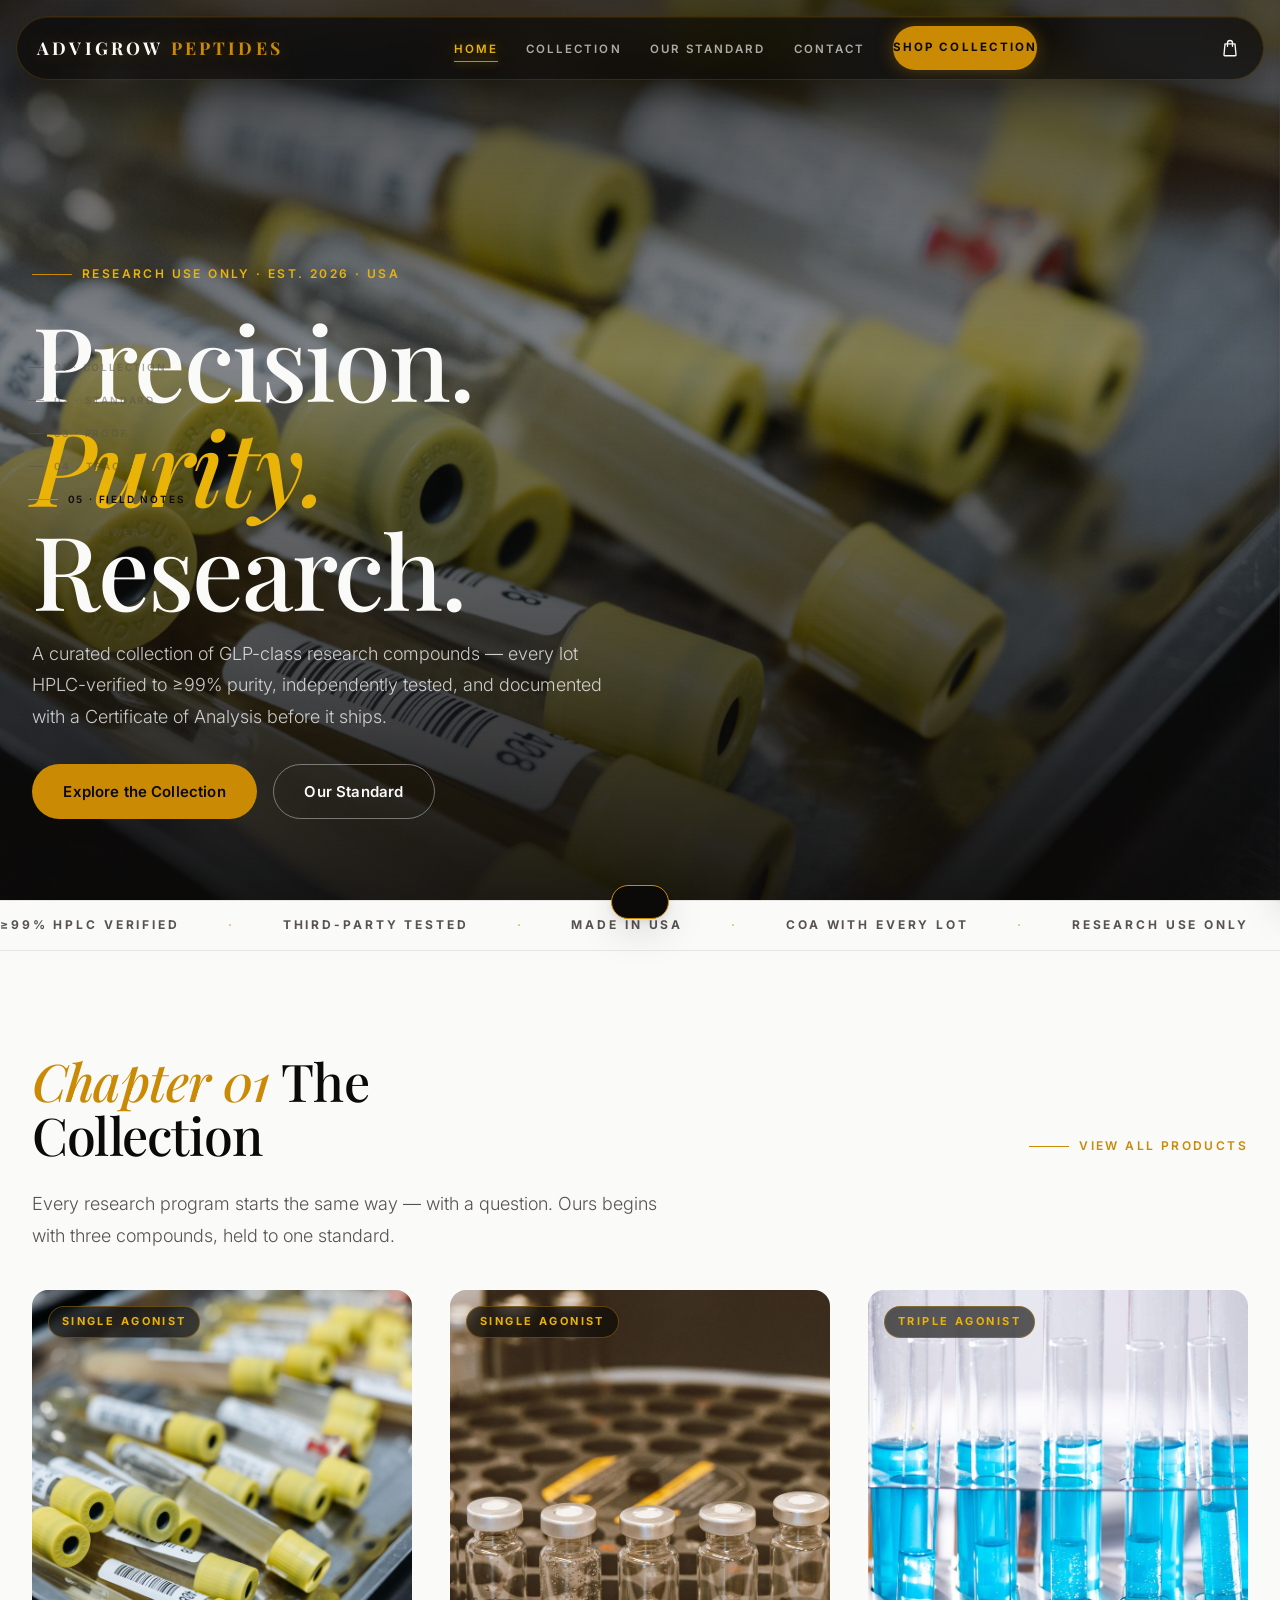
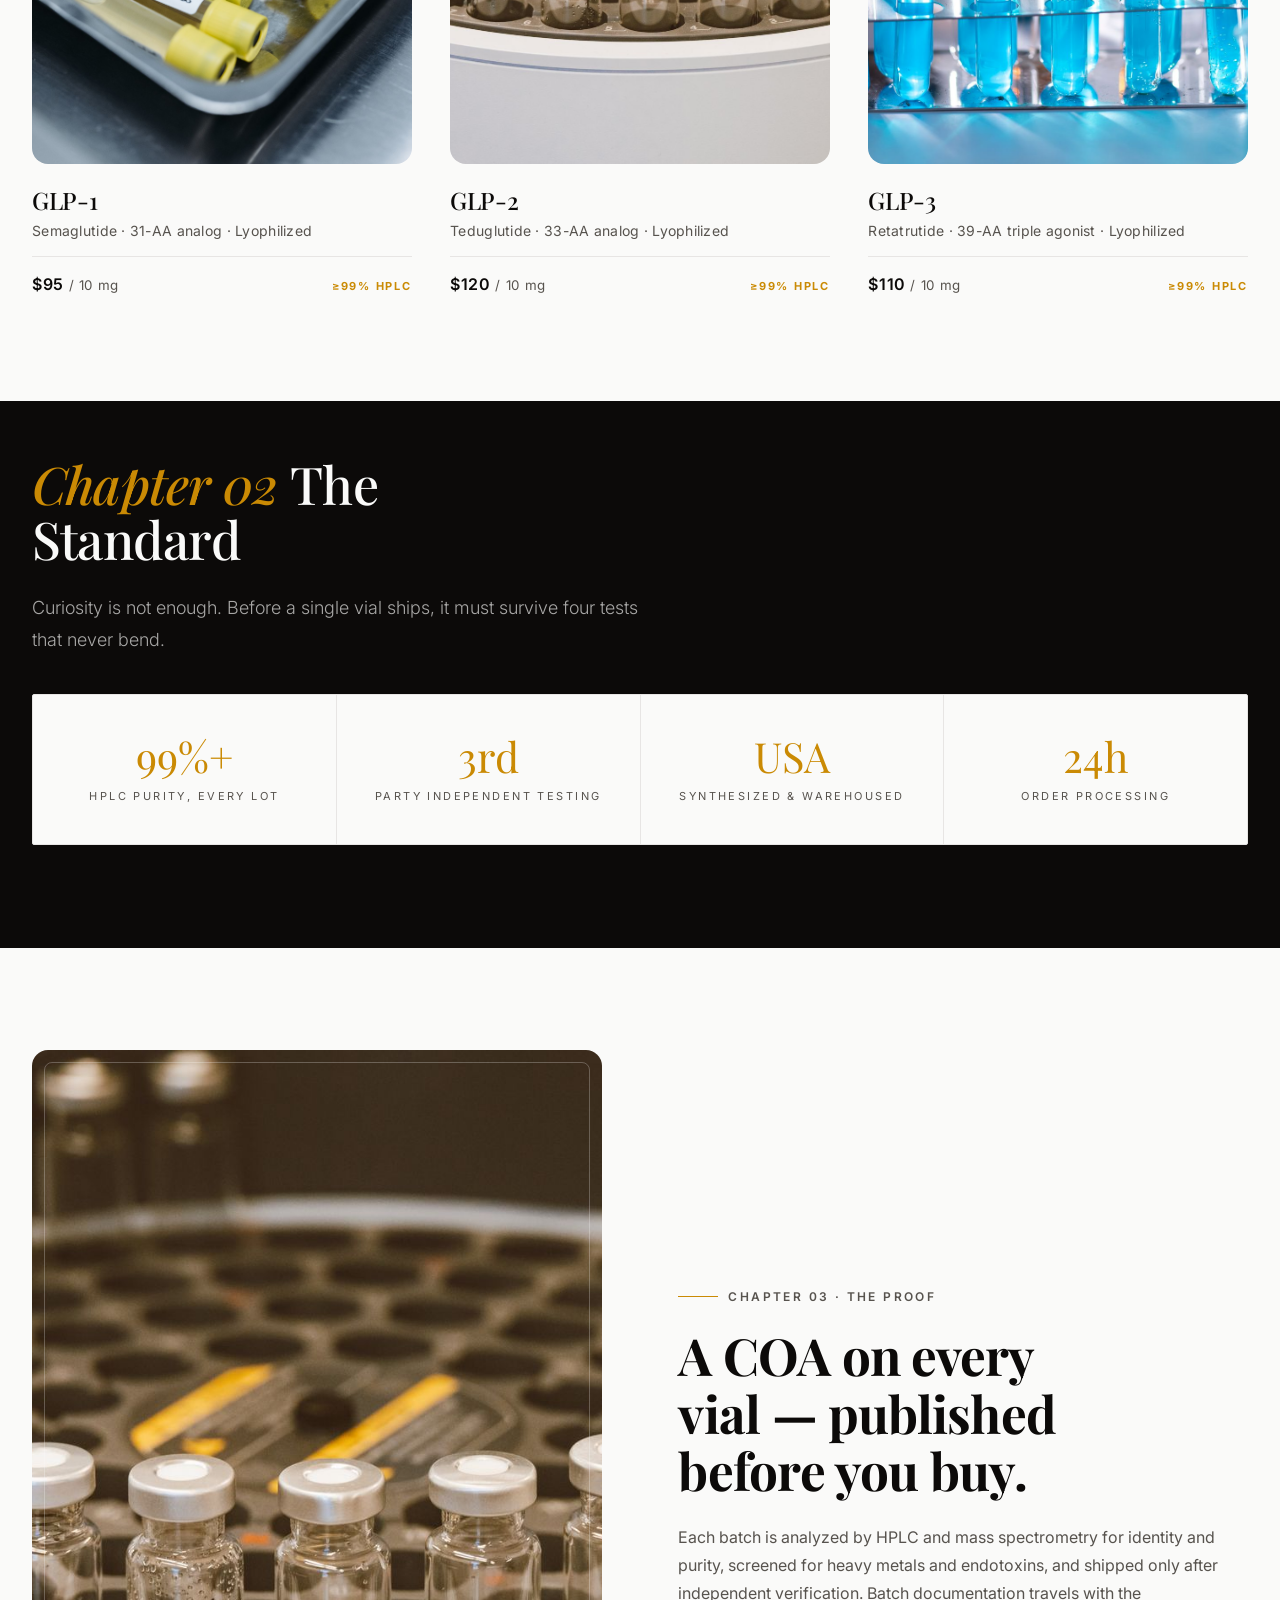
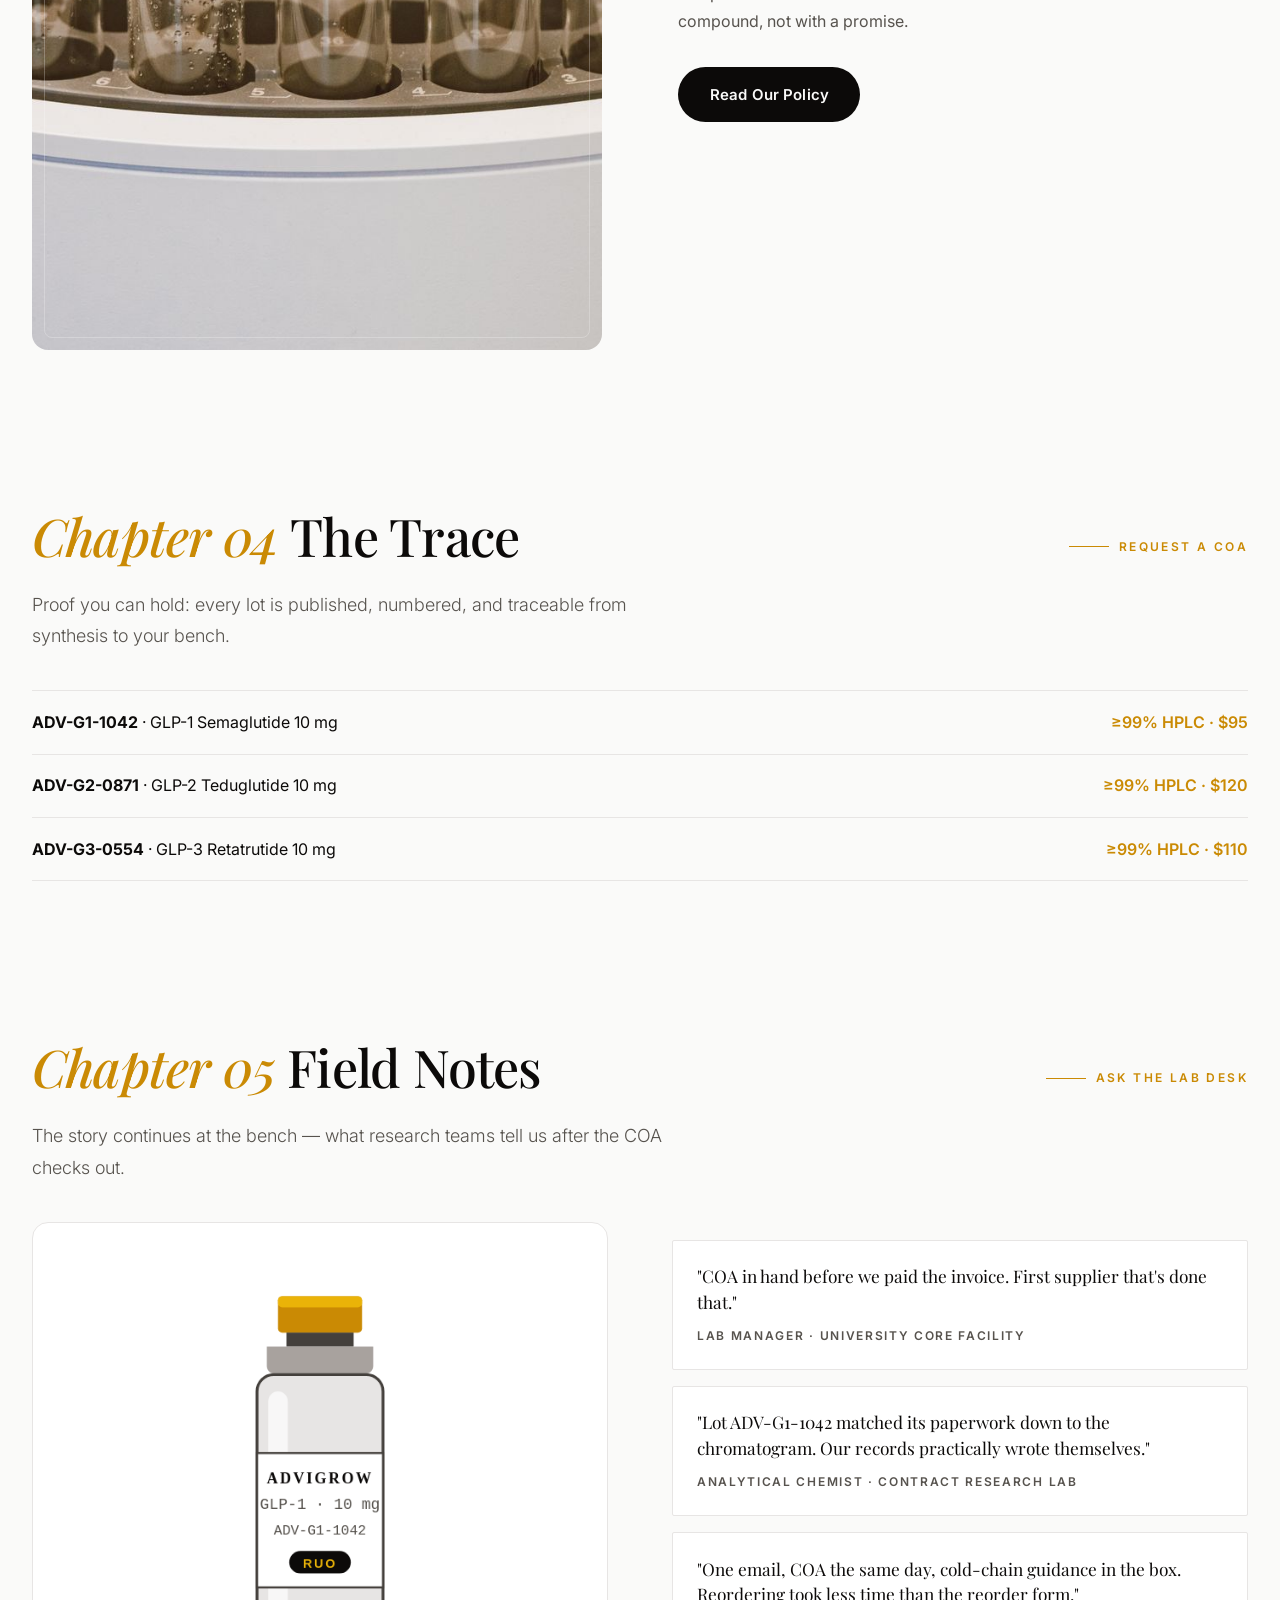
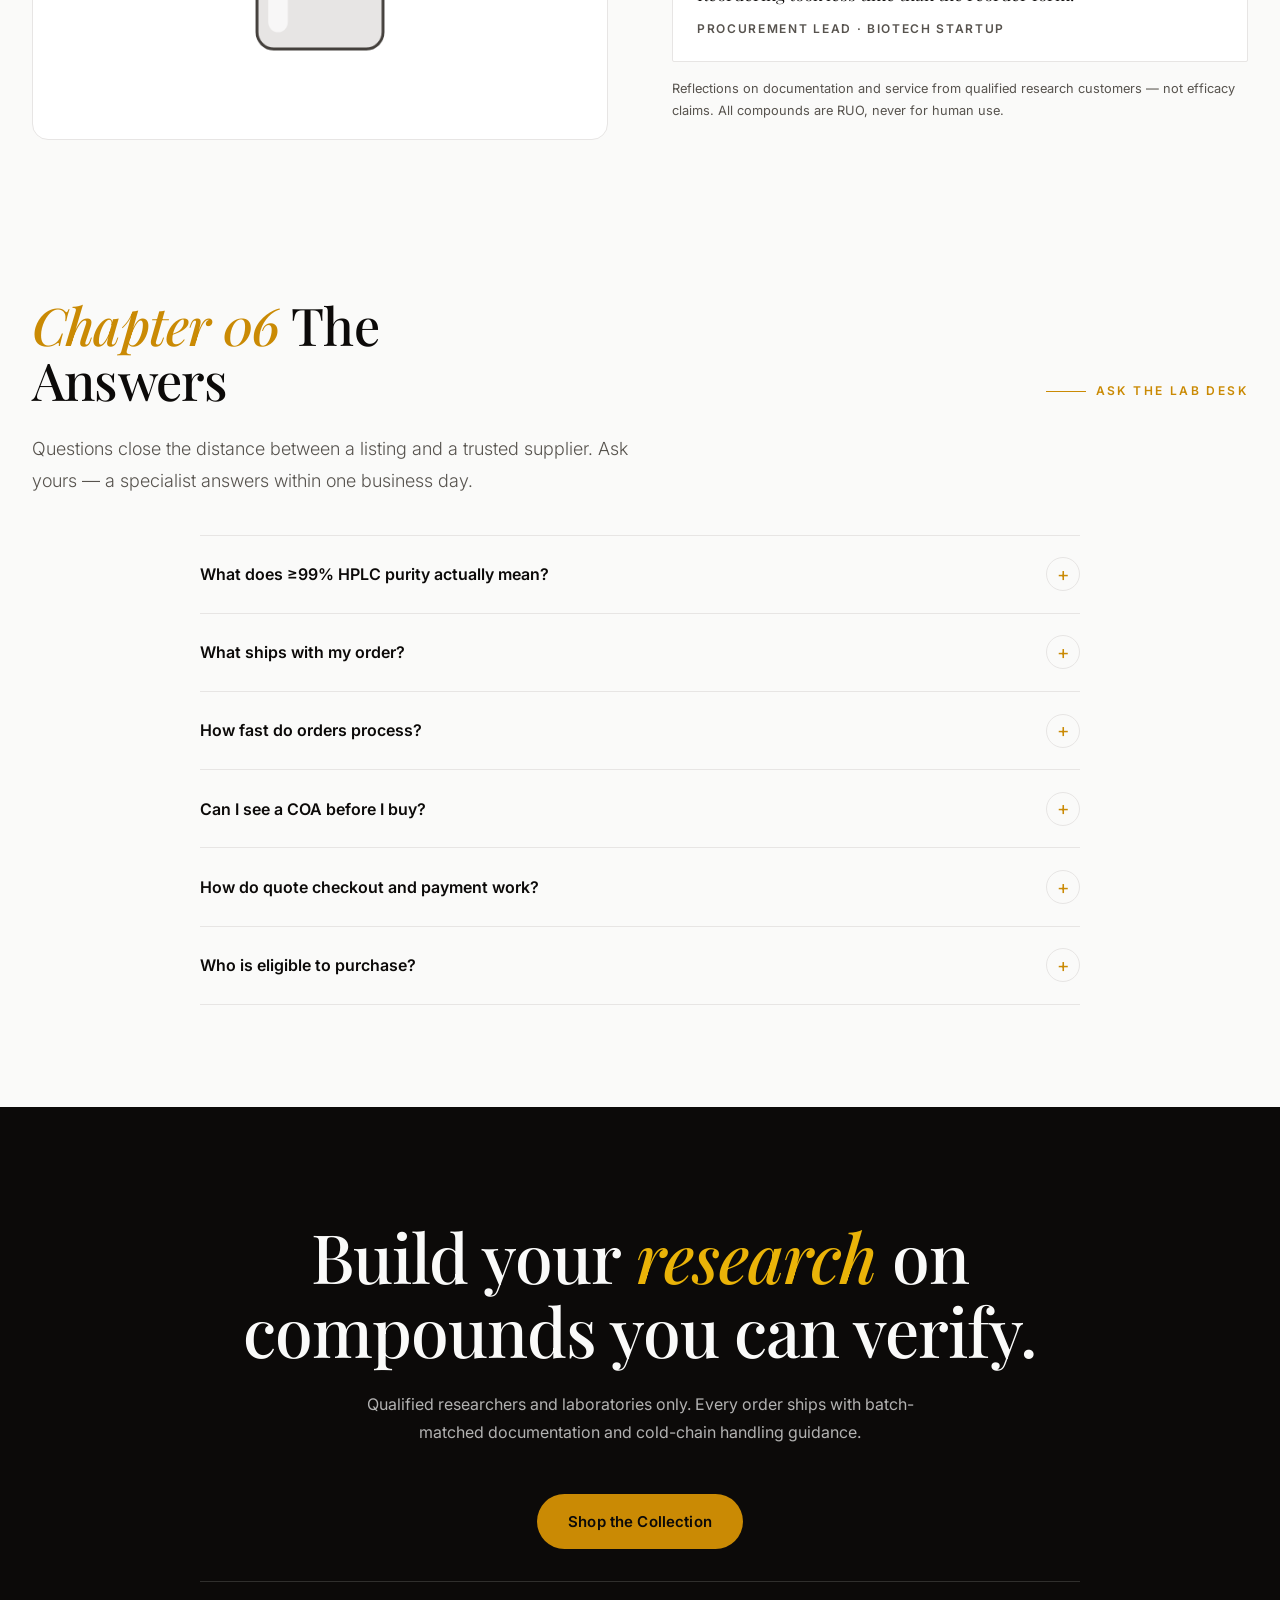
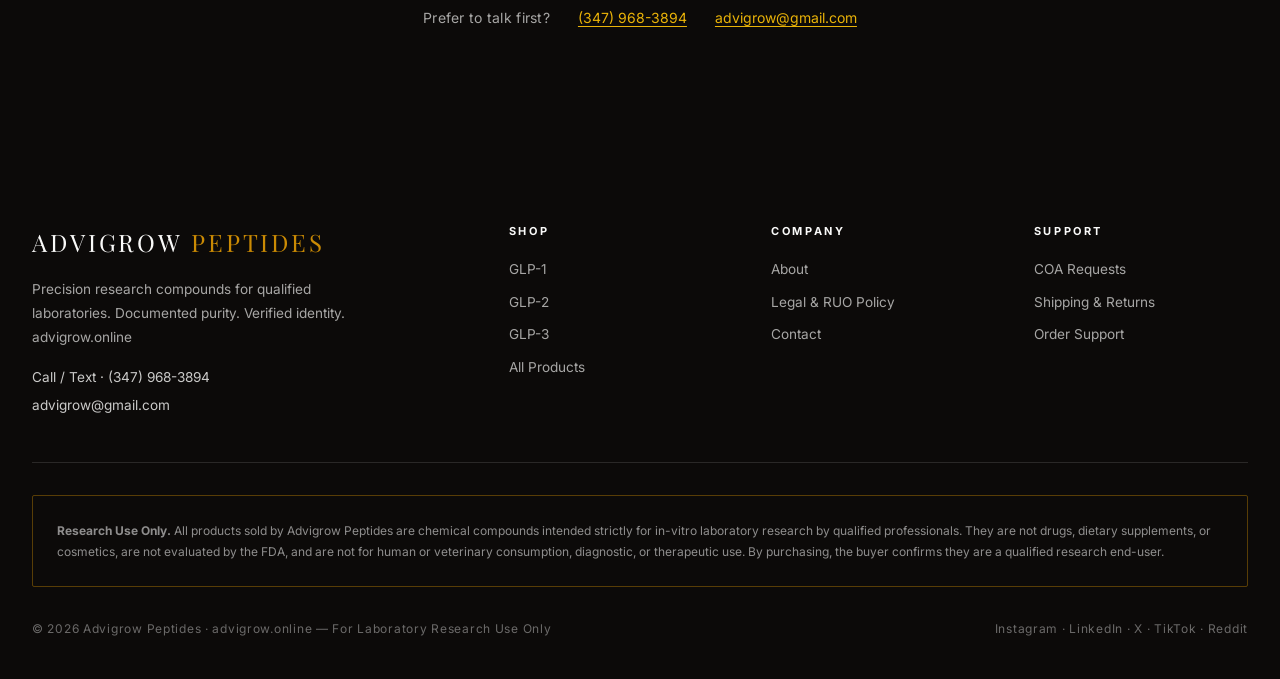
<file: index.html>
<!DOCTYPE html>
<html lang="en">
<head>
  <meta charset="UTF-8" />
  <meta name="viewport" content="width=device-width, initial-scale=1" />
  <title>Advigrow Peptides — Precision Research Compounds</title>
  <meta name="description" content="Research-grade GLP peptides. ≥99% HPLC purity, third-party tested, COA with every lot. For laboratory research use only." />
  <link rel="stylesheet" href="css/styles.css" />
</head>
<body>
  <header class="site-nav">
    <a class="nav-logo" href="index.html">ADVIGROW<span> PEPTIDES</span></a>
    <nav aria-label="Primary">
      <ul class="nav-links">
        <li><a href="index.html" aria-current="page">Home</a></li>
        <li><a href="products.html">Collection</a></li>
        <li><a href="about.html">Our Standard</a></li>
        <li><a href="contact.html">Contact</a></li>
        <li class="nav-auth" id="nav-auth" hidden><span id="clerk-signin-slot"></span><span id="clerk-user-slot"></span></li>
        <li><a class="nav-cta" href="products.html">Shop Collection</a></li>
      </ul>
    </nav>
    <div class="nav-actions">
      <button class="nav-cart" id="adv-cart-btn" aria-label="Open quote cart"></button>
      <button class="nav-burger" aria-label="Toggle menu" aria-expanded="false"><span></span></button>
    </div>
  </header>

  <nav class="chapter-rail" aria-label="Page chapters">
    <a href="#collection" data-chapter>01 · Collection</a>
    <a href="#standard" data-chapter>02 · Standard</a>
    <a href="#proof" data-chapter>03 · Proof</a>
    <a href="#trace" data-chapter>04 · Trace</a>
    <a href="#experiences" data-chapter>05 · Field Notes</a>
    <a href="#answers" data-chapter>06 · Answers</a>
  </nav>

  <section class="hero">
    <div class="hero-media">
      <img src="assets/img/vial-tray.jpg" alt="Research peptide vials on a laboratory tray" width="1600" height="900" />
    </div>
    <div class="hero-inner container">
      <p class="kicker hero-kicker">Research Use Only · Est. 2026 · USA</p>
      <h1>Precision.<br /><em>Purity.</em><br />Research.</h1>
      <p class="hero-sub">A curated collection of GLP-class research compounds — every lot HPLC-verified to ≥99% purity, independently tested, and documented with a Certificate of Analysis before it ships.</p>
      <div class="hero-actions">
        <a class="btn btn-gold" href="products.html">Explore the Collection</a>
        <a class="btn btn-outline" href="about.html">Our Standard</a>
      </div>
    </div>
  </section>

  <div class="marquee" aria-hidden="true">
    <div class="marquee-track">
      <span>≥99% HPLC Verified</span><span>Third-Party Tested</span><span>Made in USA</span><span>COA With Every Lot</span><span>Research Use Only</span>
      <span>≥99% HPLC Verified</span><span>Third-Party Tested</span><span>Made in USA</span><span>COA With Every Lot</span><span>Research Use Only</span>
    </div>
  </div>

  <main>
    <section class="section" id="collection">
      <div class="container">
        <div class="section-head reveal">
          <h2><span class="section-num">Chapter 01</span>The Collection</h2>
          <a class="kicker" href="products.html">View All Products</a>
        </div>
        <p class="chapter-line reveal">Every research program starts the same way — with a question. Ours begins with three compounds, held to one standard.</p>
        <div class="product-grid">
          <a class="product-card reveal" style="--reveal-delay:0ms" href="product-glp1.html" data-category="single">
            <div class="card-media">
              <span class="card-flag">Single Agonist</span>
              <img src="assets/img/vial-tray.jpg" alt="GLP-1 Semaglutide research vial" loading="lazy" width="800" height="1000" />
              <span class="card-quick">View Compound</span>
            </div>
            <div class="card-meta">
              <h3>GLP-1</h3>
              <p class="card-sub">Semaglutide · 31-AA analog · Lyophilized</p>
              <div class="card-row">
                <span class="card-price">$95 <small style="color:var(--muted);font-weight:400">/ 10 mg</small></span>
                <span class="card-purity">≥99% HPLC</span>
              </div>
            </div>
          </a>
          <a class="product-card reveal" style="--reveal-delay:120ms" href="product-glp2.html" data-category="single">
            <div class="card-media">
              <span class="card-flag">Single Agonist</span>
              <img src="assets/img/glass-vials.jpg" alt="GLP-2 Teduglutide research vial" loading="lazy" width="800" height="1000" />
              <span class="card-quick">View Compound</span>
            </div>
            <div class="card-meta">
              <h3>GLP-2</h3>
              <p class="card-sub">Teduglutide · 33-AA analog · Lyophilized</p>
              <div class="card-row">
                <span class="card-price">$120 <small style="color:var(--muted);font-weight:400">/ 10 mg</small></span>
                <span class="card-purity">≥99% HPLC</span>
              </div>
            </div>
          </a>
          <a class="product-card reveal" style="--reveal-delay:240ms" href="product-glp3.html" data-category="triple">
            <div class="card-media">
              <span class="card-flag">Triple Agonist</span>
              <img src="assets/img/lab-scientist.jpg" alt="GLP-3 Retatrutide research vial" loading="lazy" width="800" height="1000" />
              <span class="card-quick">View Compound</span>
            </div>
            <div class="card-meta">
              <h3>GLP-3</h3>
              <p class="card-sub">Retatrutide · 39-AA triple agonist · Lyophilized</p>
              <div class="card-row">
                <span class="card-price">$110 <small style="color:var(--muted);font-weight:400">/ 10 mg</small></span>
                <span class="card-purity">≥99% HPLC</span>
              </div>
            </div>
          </a>
        </div>
      </div>
    </section>

    <section class="section dark-section" id="standard">
      <div class="container">
        <div class="section-head reveal">
          <h2><span class="section-num">Chapter 02</span>The Standard</h2>
        </div>
        <p class="chapter-line reveal">Curiosity is not enough. Before a single vial ships, it must survive four tests that never bend.</p>
        <div class="stats-band reveal">
          <div class="stat"><div class="stat-value">99%+</div><div class="stat-label">HPLC Purity, Every Lot</div></div>
          <div class="stat"><div class="stat-value">3rd</div><div class="stat-label">Party Independent Testing</div></div>
          <div class="stat"><div class="stat-value">USA</div><div class="stat-label">Synthesized &amp; Warehoused</div></div>
          <div class="stat"><div class="stat-value">24h</div><div class="stat-label">Order Processing</div></div>
        </div>
      </div>
    </section>

    <section class="section" id="proof">
      <div class="container split">
        <div class="split-media reveal">
          <img src="assets/img/glass-vials.jpg" alt="Clear glass vials in a laboratory setting" loading="lazy" width="1200" height="900" />
        </div>
        <div class="reveal" style="--reveal-delay:120ms">
          <p class="kicker">Chapter 03 · The Proof</p>
          <h2>A COA on every vial — published before you buy.</h2>
          <p>Each batch is analyzed by HPLC and mass spectrometry for identity and purity, screened for heavy metals and endotoxins, and shipped only after independent verification. Batch documentation travels with the compound, not with a promise.</p>
          <a class="btn btn-dark" href="legal.html">Read Our Policy</a>
        </div>
      </div>
    </section>

    <section class="section" id="trace">
      <div class="container">
        <div class="section-head reveal">
          <h2><span class="section-num">Chapter 04</span>The Trace</h2>
          <a class="kicker" href="contact.html">Request a COA</a>
        </div>
        <p class="chapter-line reveal">Proof you can hold: every lot is published, numbered, and traceable from synthesis to your bench.</p>
        <div class="lot-list">
          <a class="lot-row reveal" href="product-glp1.html"><span><strong>ADV-G1-1042</strong> · GLP-1 Semaglutide 10 mg</span><span class="lot-meta">≥99% HPLC · $95</span></a>
          <a class="lot-row reveal" style="--reveal-delay:120ms" href="product-glp2.html"><span><strong>ADV-G2-0871</strong> · GLP-2 Teduglutide 10 mg</span><span class="lot-meta">≥99% HPLC · $120</span></a>
          <a class="lot-row reveal" style="--reveal-delay:240ms" href="product-glp3.html"><span><strong>ADV-G3-0554</strong> · GLP-3 Retatrutide 10 mg</span><span class="lot-meta">≥99% HPLC · $110</span></a>
        </div>
      </div>
    </section>

    <section class="section" id="experiences">
      <div class="container">
        <div class="section-head reveal">
          <h2><span class="section-num">Chapter 05</span>Field Notes</h2>
          <a class="kicker" href="contact.html">Ask the Lab Desk</a>
        </div>
        <p class="chapter-line reveal">The story continues at the bench — what research teams tell us after the COA checks out.</p>
        <div class="exp-grid">
          <div class="vial-stage reveal" role="img" aria-label="Illustration of an Advigrow research vial: sealed glass vial with gold crimp cap and batch label">
            <svg viewBox="0 0 200 300" fill="none" aria-hidden="true">
              <rect x="70" y="18" width="60" height="26" rx="3" fill="#CA8A04"/>
              <rect x="70" y="18" width="60" height="8" rx="3" fill="#EAB308"/>
              <rect x="76" y="44" width="48" height="10" fill="#44403C"/>
              <path d="M62 54 h76 v14 c0 4 -4 6 -8 6 h-60 c-4 0 -8 -2 -8 -6 z" fill="#A8A29E"/>
              <rect x="55" y="74" width="90" height="196" rx="12" fill="#E7E5E4"/>
              <rect x="55" y="74" width="90" height="196" rx="12" stroke="#44403C" stroke-width="2"/>
              <rect x="63" y="86" width="14" height="172" rx="7" fill="#FFFFFF" opacity="0.7"/>
              <rect x="55" y="130" width="90" height="96" fill="#FFFFFF" stroke="#44403C" stroke-width="1.5"/>
              <text x="100" y="152" text-anchor="middle" font-family="Georgia,serif" font-size="11" font-weight="700" letter-spacing="1.5" fill="#0C0A09">ADVIGROW</text>
              <text x="100" y="170" text-anchor="middle" font-family="monospace" font-size="11" fill="#57534E">GLP-1 · 10 mg</text>
              <text x="100" y="188" text-anchor="middle" font-family="monospace" font-size="10" fill="#57534E">ADV-G1-1042</text>
              <rect x="78" y="200" width="44" height="16" rx="8" fill="#0C0A09"/>
              <text x="100" y="212" text-anchor="middle" font-family="sans-serif" font-size="9" font-weight="700" letter-spacing="1.5" fill="#EAB308">RUO</text>
            </svg>
          </div>
          <div class="exp-cards">
            <figure class="exp-card reveal">
              <blockquote>"COA in hand before we paid the invoice. First supplier that's done that."</blockquote>
              <figcaption>Lab Manager · University Core Facility</figcaption>
            </figure>
            <figure class="exp-card reveal" style="--reveal-delay:120ms">
              <blockquote>"Lot ADV-G1-1042 matched its paperwork down to the chromatogram. Our records practically wrote themselves."</blockquote>
              <figcaption>Analytical Chemist · Contract Research Lab</figcaption>
            </figure>
            <figure class="exp-card reveal" style="--reveal-delay:240ms">
              <blockquote>"One email, COA the same day, cold-chain guidance in the box. Reordering took less time than the reorder form."</blockquote>
              <figcaption>Procurement Lead · Biotech Startup</figcaption>
            </figure>
            <p style="color:var(--muted);font-size:.8rem;line-height:1.7">Reflections on documentation and service from qualified research customers — not efficacy claims. All compounds are RUO, never for human use.</p>
          </div>
        </div>
      </div>
    </section>

    <section class="section" id="faq">
      <div class="container">
        <div class="section-head reveal">
          <h2><span class="section-num">Chapter 06</span>The Answers</h2>
          <a class="kicker" href="contact.html">Ask the Lab Desk</a>
        </div>
        <p class="chapter-line reveal">Questions close the distance between a listing and a trusted supplier. Ask yours — a specialist answers within one business day.</p>
        <div class="faq">
          <div class="faq-item reveal">
            <button class="faq-q" aria-expanded="false">What does ≥99% HPLC purity actually mean?</button>
            <div class="faq-a"><div><p>Every lot is analyzed by HPLC for purity and by mass spectrometry for identity. The measured numbers are printed on the batch-matched Certificate of Analysis that ships with the compound — never a promise, always a document.</p></div></div>
          </div>
          <div class="faq-item reveal">
            <button class="faq-q" aria-expanded="false">What ships with my order?</button>
            <div class="faq-a"><div><p>The lyophilized compound, its batch-matched COA, and cold-chain handling guidance. Each vial is traceable to its lot from synthesis to shipment.</p></div></div>
          </div>
          <div class="faq-item reveal">
            <button class="faq-q" aria-expanded="false">How fast do orders process?</button>
            <div class="faq-a"><div><p>Quotes are confirmed within one business day. Paid orders process within 24 hours and ship in 1–2 days from our US facility with tracking by email.</p></div></div>
          </div>
          <div class="faq-item reveal">
            <button class="faq-q" aria-expanded="false">Can I see a COA before I buy?</button>
            <div class="faq-a"><div><p>Yes. Email <a href="mailto:advigrow@gmail.com">advigrow@gmail.com</a> with the compound and lot number and we reply with the document within one business day.</p></div></div>
          </div>
          <div class="faq-item reveal">
            <button class="faq-q" aria-expanded="false">How do quote checkout and payment work?</button>
            <div class="faq-a"><div><p>Submit a quote request with no card charged. We confirm COA and stock, then send a Stripe Payment Link. Card payment activates fully once links go live — see checkout for current status.</p></div></div>
          </div>
          <div class="faq-item reveal">
            <button class="faq-q" aria-expanded="false">Who is eligible to purchase?</button>
            <div class="faq-a"><div><p>Qualified research end-users (21+) purchasing strictly for in-vitro laboratory research. All compounds are RUO — not for human or veterinary use. Full terms in our <a href="legal.html">RUO policy</a>.</p></div></div>
          </div>
        </div>
      </div>
    </section>

    <section class="cta-band" id="begin">
      <div class="container reveal">
        <h2>Build your <em>research</em> on compounds you can verify.</h2>
        <p>Qualified researchers and laboratories only. Every order ships with batch-matched documentation and cold-chain handling guidance.</p>
        <a class="btn btn-gold" href="products.html">Shop the Collection</a>
        <div class="contact-strip">
          <span>Prefer to talk first?</span>
          <a href="tel:+13479683894">(347) 968-3894</a>
          <a href="mailto:advigrow@gmail.com">advigrow@gmail.com</a>
        </div>
      </div>
    </section>
  </main>

  <footer class="site-footer">
    <div class="container">
      <div class="footer-grid">
        <div>
          <div class="footer-logo">ADVIGROW<span> PEPTIDES</span></div>
          <p>Precision research compounds for qualified laboratories. Documented purity. Verified identity. advigrow.online</p>
          <div class="footer-contact">
            <a href="tel:+13479683894">Call / Text · (347) 968-3894</a>
            <a href="mailto:advigrow@gmail.com">advigrow@gmail.com</a>
          </div>
        </div>
        <div class="footer-col">
          <h4>Shop</h4>
          <ul>
            <li><a href="product-glp1.html">GLP-1</a></li>
            <li><a href="product-glp2.html">GLP-2</a></li>
            <li><a href="product-glp3.html">GLP-3</a></li>
            <li><a href="products.html">All Products</a></li>
          </ul>
        </div>
        <div class="footer-col">
          <h4>Company</h4>
          <ul>
            <li><a href="about.html">About</a></li>
            <li><a href="legal.html">Legal &amp; RUO Policy</a></li>
            <li><a href="contact.html">Contact</a></li>
          </ul>
        </div>
        <div class="footer-col">
          <h4>Support</h4>
          <ul>
            <li><a href="contact.html">COA Requests</a></li>
            <li><a href="legal.html">Shipping &amp; Returns</a></li>
            <li><a href="contact.html">Order Support</a></li>
          </ul>
        </div>
      </div>
      <div class="footer-disclaimer">
        <strong>Research Use Only.</strong> All products sold by Advigrow Peptides are chemical compounds intended strictly for in-vitro laboratory research by qualified professionals. They are not drugs, dietary supplements, or cosmetics, are not evaluated by the FDA, and are not for human or veterinary consumption, diagnostic, or therapeutic use. By purchasing, the buyer confirms they are a qualified research end-user.
      </div>
      <div class="footer-bottom">
        <span>© 2026 Advigrow Peptides · advigrow.online — For Laboratory Research Use Only</span>
        <span id="social-links"><a href="https://www.instagram.com/advigrow/?utm_source=site&utm_medium=footer&utm_campaign=profile">Instagram</a> · <a href="https://www.linkedin.com/company/advigrowpeptides">LinkedIn</a> · <a href="https://x.com/advigrow">X</a> · <a href="https://www.tiktok.com/@advigrow">TikTok</a> · <a href="https://www.reddit.com/user/advigrow/">Reddit</a></span>
      </div>
    </div>
  </footer>

  <a class="sticky-call" href="tel:+13479683894">Call or Text · (347) 968-3894</a>
  <div class="toast" role="status" aria-live="polite"></div>
  <script src="js/main.js"></script>
  <script src="js/cart.js"></script>
  <script src="js/analytics.js"></script>
  <script src="js/auth.js"></script>
</body>
</html>
</file>
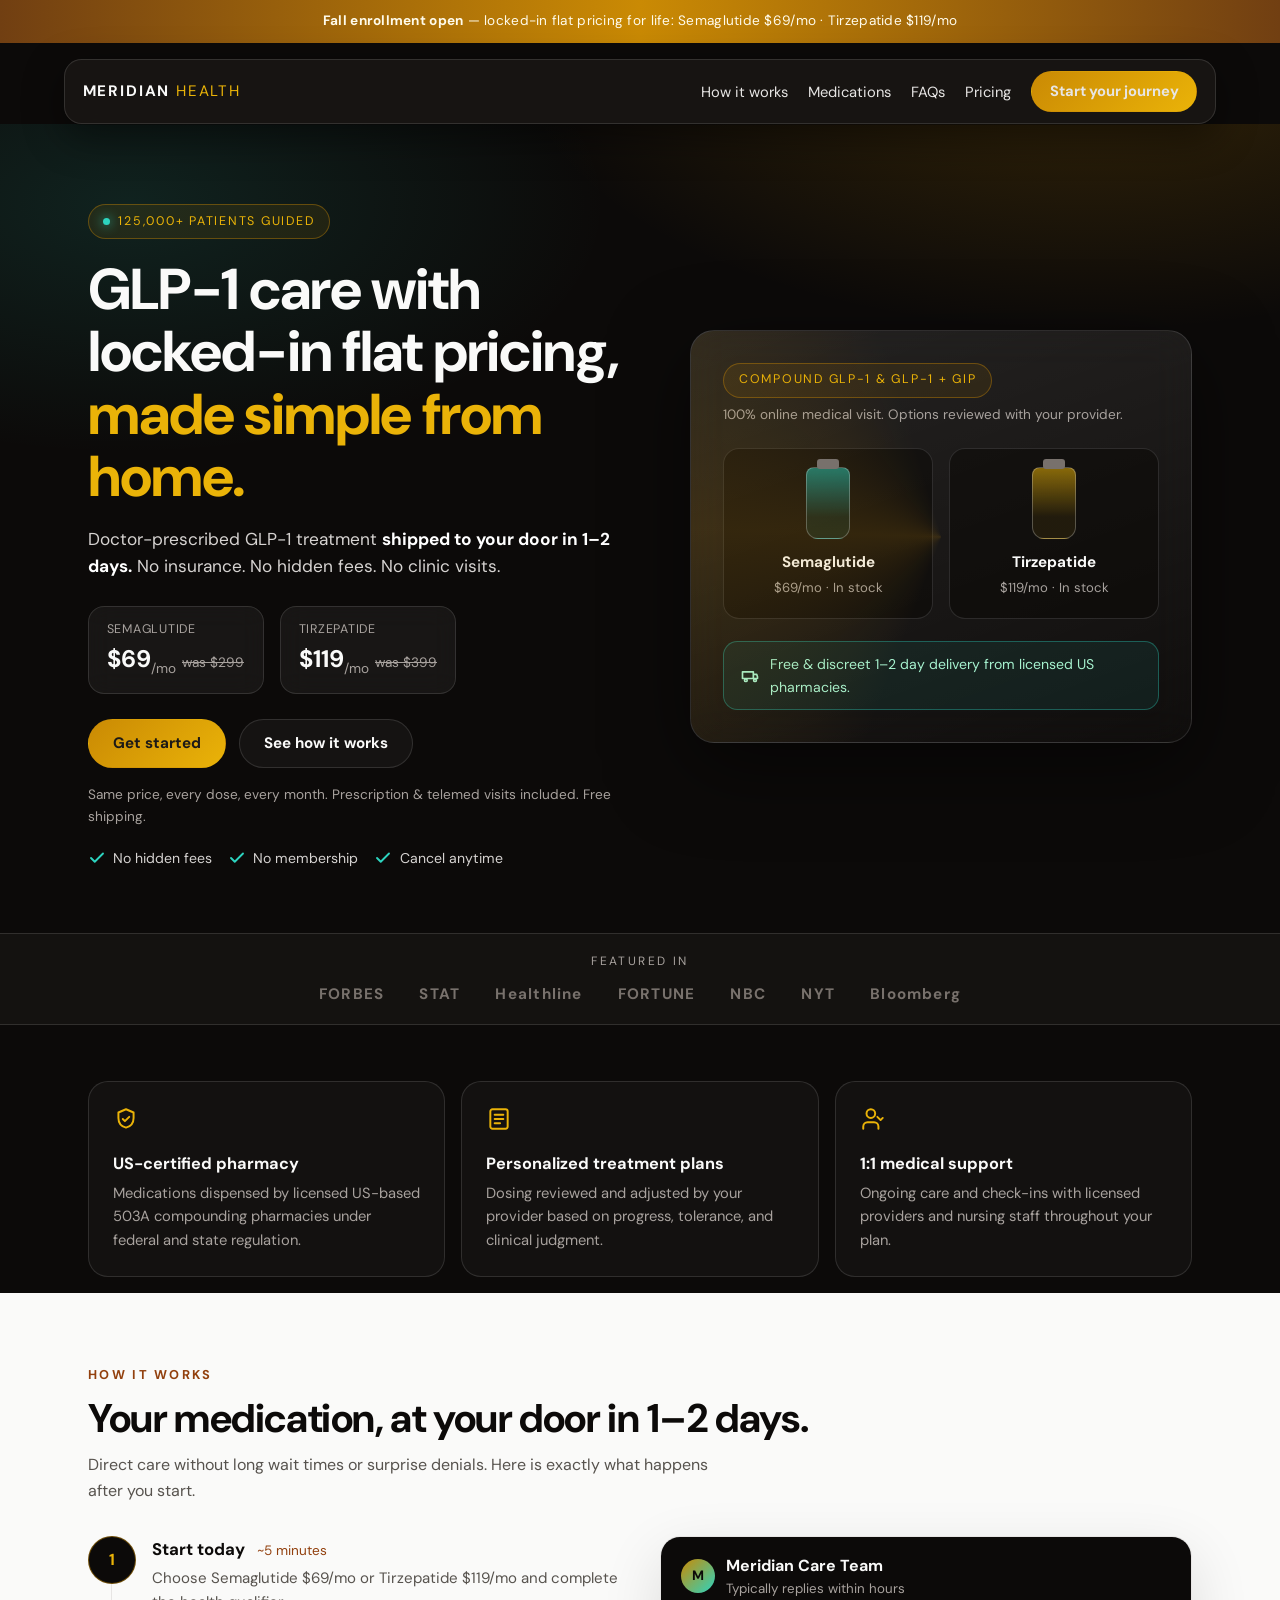
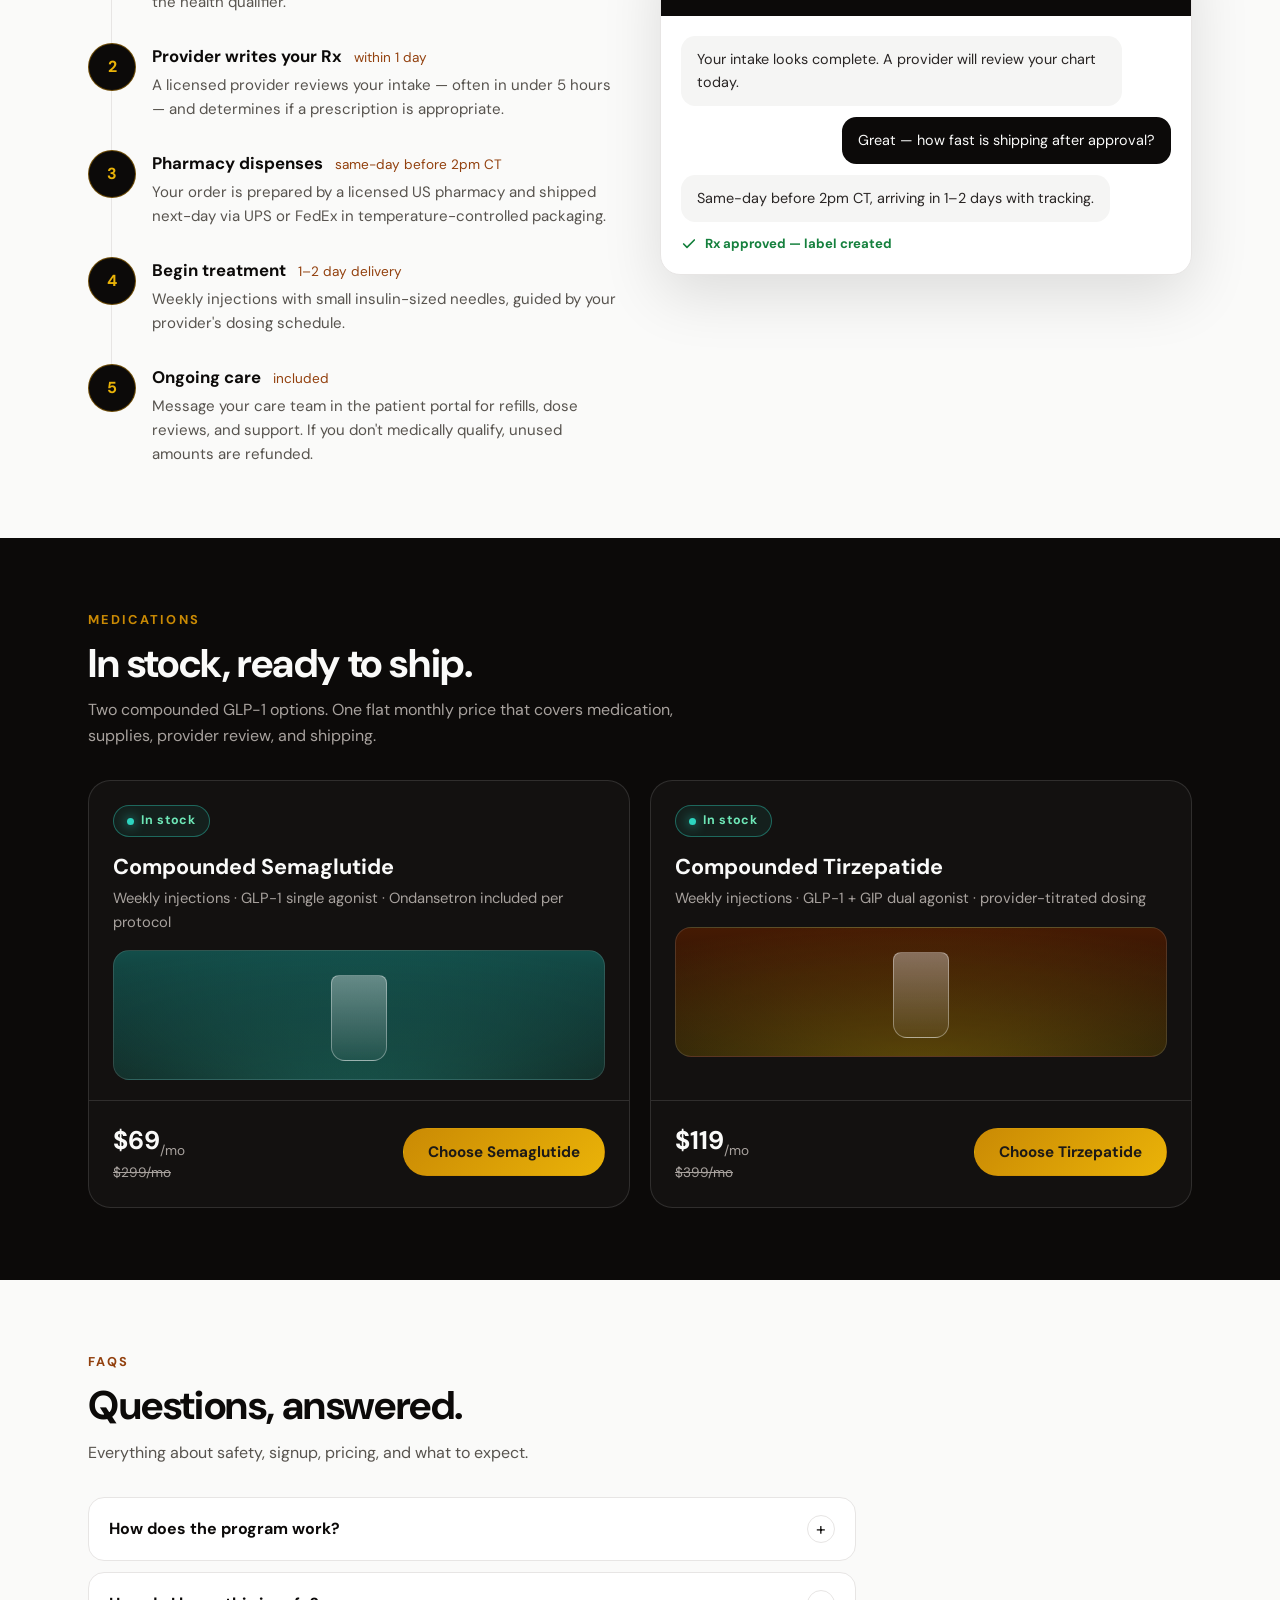
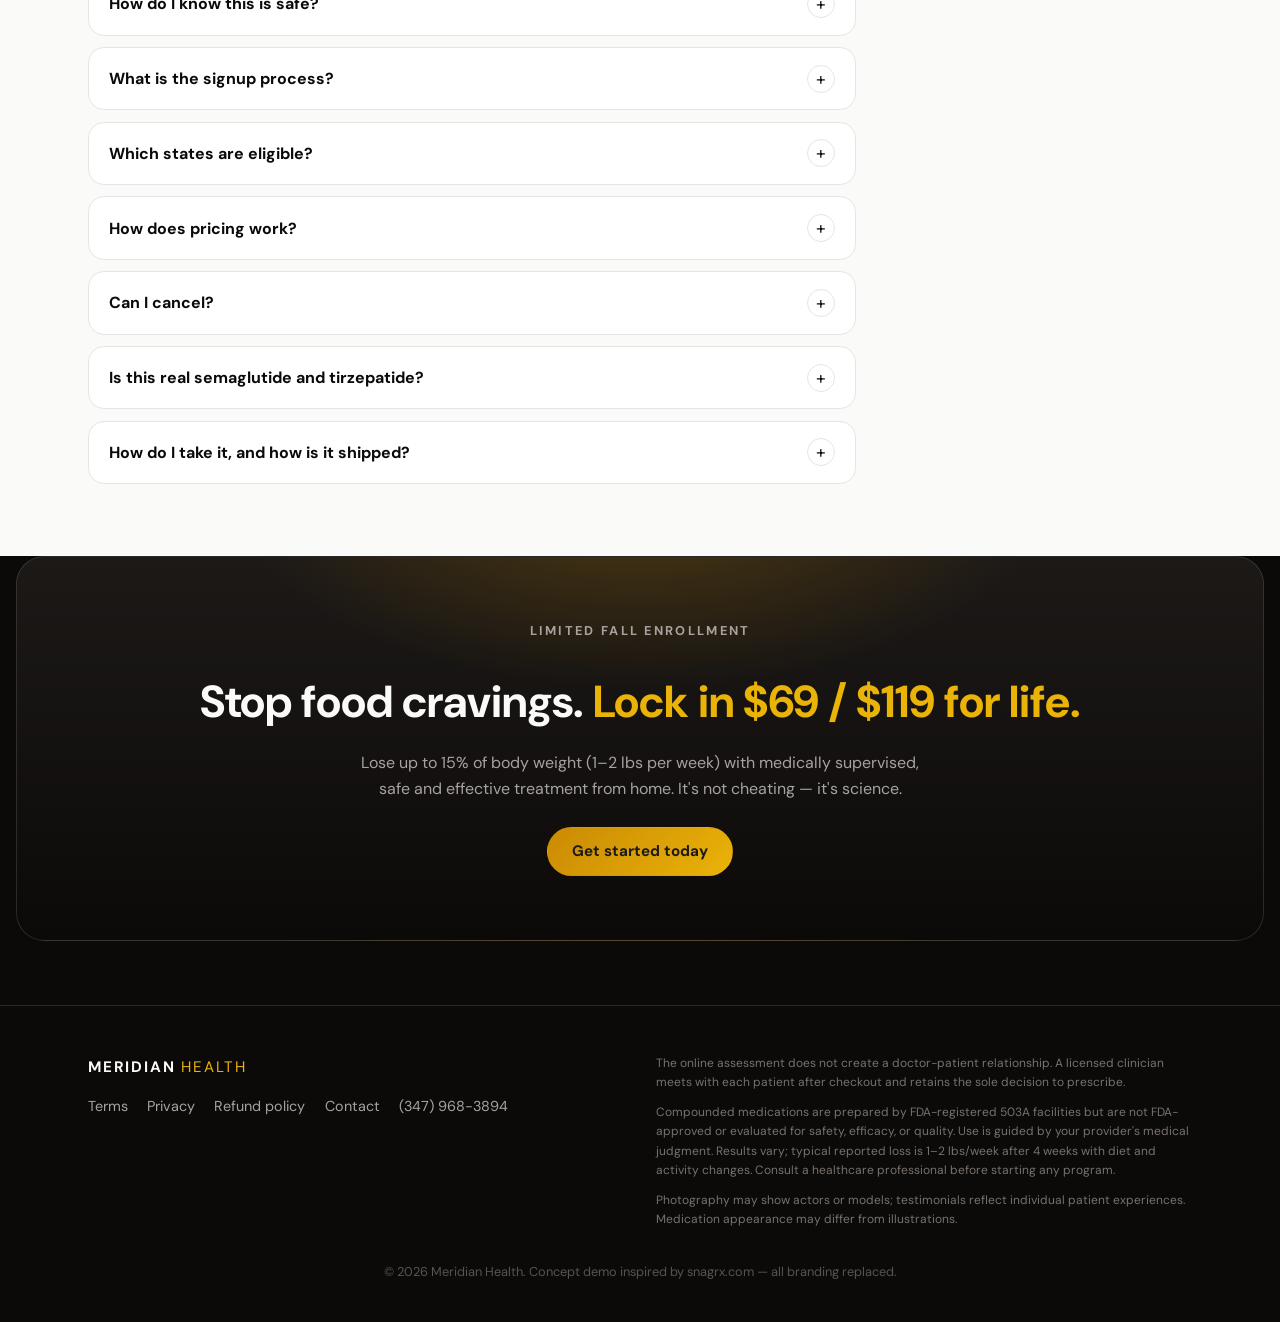
<file: telehealth/index.html>
<!DOCTYPE html>
<html lang="en">
<head>
  <meta charset="UTF-8" />
  <meta name="viewport" content="width=device-width, initial-scale=1" />
  <title>Meridian Health — GLP-1 Care With Locked-In Flat Pricing</title>
  <meta name="description" content="Doctor-prescribed GLP-1 treatment shipped to your door in 1-2 days. Semaglutide $69/mo, Tirzepatide $119/mo. No insurance, no hidden fees." />
  <link rel="preconnect" href="https://fonts.googleapis.com" />
  <link rel="preconnect" href="https://fonts.gstatic.com" crossorigin />
  <link href="https://fonts.googleapis.com/css2?family=DM+Sans:wght@400;500;700&display=swap" rel="stylesheet" />
  <link rel="stylesheet" href="styles.css" />
</head>
<body>
  <div class="banner"><strong>Fall enrollment open</strong> — locked-in flat pricing for life: Semaglutide $69/mo · Tirzepatide $119/mo</div>

  <div class="nav-wrap">
    <nav class="nav" aria-label="Primary">
      <a class="brand" href="#">MERIDIAN<span> HEALTH</span></a>
      <ul class="nav-links" id="navLinks">
        <li><a href="#howitworks">How it works</a></li>
        <li><a href="#medications">Medications</a></li>
        <li><a href="#faqs">FAQs</a></li>
        <li><a href="#pricing">Pricing</a></li>
        <li><a class="btn btn-gold btn-sm" href="#pricing">Start your journey</a></li>
      </ul>
      <button class="nav-burger" aria-label="Toggle menu" aria-expanded="false" aria-controls="navLinks"><span></span></button>
    </nav>
  </div>

  <header class="hero">
    <div class="container hero-grid">
      <div>
        <p class="eyebrow"><span class="dot" aria-hidden="true"></span> 125,000+ patients guided</p>
        <h1>GLP-1 care with locked-in flat pricing, <em>made simple from home.</em></h1>
        <p class="lede">Doctor-prescribed GLP-1 treatment <strong>shipped to your door in 1–2 days.</strong> No insurance. No hidden fees. No clinic visits.</p>
        <div class="price-line" role="list">
          <div class="price-chip" role="listitem"><small>Semaglutide</small><b>$69<sub>/mo</sub></b><span class="was">was $299</span></div>
          <div class="price-chip" role="listitem"><small>Tirzepatide</small><b>$119<sub>/mo</sub></b><span class="was">was $399</span></div>
        </div>
        <div class="hero-actions">
          <a class="btn btn-gold" href="#pricing">Get started</a>
          <a class="btn btn-ghost" href="#howitworks">See how it works</a>
        </div>
        <p class="fine">Same price, every dose, every month. Prescription &amp; telemed visits included. Free shipping.</p>
        <ul class="checks">
          <li><svg viewBox="0 0 24 24" fill="none" stroke="currentColor" stroke-width="2.5" aria-hidden="true"><path d="M20 6L9 17l-5-5" stroke-linecap="round" stroke-linejoin="round"/></svg>No hidden fees</li>
          <li><svg viewBox="0 0 24 24" fill="none" stroke="currentColor" stroke-width="2.5" aria-hidden="true"><path d="M20 6L9 17l-5-5" stroke-linecap="round" stroke-linejoin="round"/></svg>No membership</li>
          <li><svg viewBox="0 0 24 24" fill="none" stroke="currentColor" stroke-width="2.5" aria-hidden="true"><path d="M20 6L9 17l-5-5" stroke-linecap="round" stroke-linejoin="round"/></svg>Cancel anytime</li>
        </ul>
      </div>
      <div class="visual" aria-label="Treatment kit preview">
        <p class="eyebrow" style="margin-bottom:0.4rem">Compound GLP-1 &amp; GLP-1 + GIP</p>
        <p class="fine">100% online medical visit. Options reviewed with your provider.</p>
        <div class="vial-row">
          <div class="vial"><div class="vessel" aria-hidden="true"></div><b>Semaglutide</b><span>$69/mo · In stock</span></div>
          <div class="vial"><div class="vessel" aria-hidden="true"></div><b>Tirzepatide</b><span>$119/mo · In stock</span></div>
        </div>
        <div class="ship-badge">
          <svg viewBox="0 0 24 24" fill="none" stroke="currentColor" stroke-width="2" aria-hidden="true"><path d="M3 7h13v8H3zM16 10h4l1 3v2h-5z" stroke-linejoin="round"/><circle cx="7" cy="17" r="1.6"/><circle cx="18" cy="17" r="1.6"/></svg>
          Free &amp; discreet 1–2 day delivery from licensed US pharmacies.
        </div>
      </div>
    </div>
  </header>

  <div class="press">
    <p>Featured in</p>
    <div class="press-row" aria-label="Press mentions">
      <span>FORBES</span><span>STAT</span><span>Healthline</span><span>FORTUNE</span><span>NBC</span><span>NYT</span><span>Bloomberg</span>
    </div>
  </div>

  <section class="pillars" aria-label="Why Meridian">
    <div class="container pillar-grid">
      <div class="pillar">
        <svg viewBox="0 0 24 24" fill="none" stroke="currentColor" stroke-width="1.8" aria-hidden="true"><path d="M12 3l7 3v5c0 5-3.5 8-7 9-3.5-1-7-4-7-9V6z" stroke-linejoin="round"/><path d="M9 12l2 2 4-4" stroke-linecap="round" stroke-linejoin="round"/></svg>
        <h3>US-certified pharmacy</h3>
        <p>Medications dispensed by licensed US-based 503A compounding pharmacies under federal and state regulation.</p>
      </div>
      <div class="pillar">
        <svg viewBox="0 0 24 24" fill="none" stroke="currentColor" stroke-width="1.8" aria-hidden="true"><rect x="4" y="3" width="16" height="18" rx="2"/><path d="M8 8h8M8 12h8M8 16h5" stroke-linecap="round"/></svg>
        <h3>Personalized treatment plans</h3>
        <p>Dosing reviewed and adjusted by your provider based on progress, tolerance, and clinical judgment.</p>
      </div>
      <div class="pillar">
        <svg viewBox="0 0 24 24" fill="none" stroke="currentColor" stroke-width="1.8" aria-hidden="true"><path d="M17 21v-2a4 4 0 00-4-4H7a4 4 0 00-4 4v2" stroke-linecap="round"/><circle cx="10" cy="7" r="4"/><path d="M21 11l-2 2-3-3" stroke-linecap="round" stroke-linejoin="round"/></svg>
        <h3>1:1 medical support</h3>
        <p>Ongoing care and check-ins with licensed providers and nursing staff throughout your plan.</p>
      </div>
    </div>
  </section>

  <main>
    <section class="section light" id="howitworks" aria-labelledby="how-h">
      <div class="container">
        <p class="kicker">How it works</p>
        <h2 id="how-h">Your medication, at your door in 1–2 days.</h2>
        <p class="sub">Direct care without long wait times or surprise denials. Here is exactly what happens after you start.</p>
        <div class="timeline">
          <ol class="steps">
            <li class="step"><span class="step-num" aria-hidden="true">1</span><div class="step-body"><h3>Start today <span>~5 minutes</span></h3><p>Choose Semaglutide $69/mo or Tirzepatide $119/mo and complete the health qualifier.</p></div></li>
            <li class="step"><span class="step-num" aria-hidden="true">2</span><div class="step-body"><h3>Provider writes your Rx <span>within 1 day</span></h3><p>A licensed provider reviews your intake — often in under 5 hours — and determines if a prescription is appropriate.</p></div></li>
            <li class="step"><span class="step-num" aria-hidden="true">3</span><div class="step-body"><h3>Pharmacy dispenses <span>same-day before 2pm CT</span></h3><p>Your order is prepared by a licensed US pharmacy and shipped next-day via UPS or FedEx in temperature-controlled packaging.</p></div></li>
            <li class="step"><span class="step-num" aria-hidden="true">4</span><div class="step-body"><h3>Begin treatment <span>1–2 day delivery</span></h3><p>Weekly injections with small insulin-sized needles, guided by your provider's dosing schedule.</p></div></li>
            <li class="step"><span class="step-num" aria-hidden="true">5</span><div class="step-body"><h3>Ongoing care <span>included</span></h3><p>Message your care team in the patient portal for refills, dose reviews, and support. If you don't medically qualify, unused amounts are refunded.</p></div></li>
          </ol>
          <aside class="portal-card" aria-label="Patient portal preview">
            <div class="portal-head"><span class="avatar" aria-hidden="true">M</span><div><strong>Meridian Care Team</strong><small>Typically replies within hours</small></div></div>
            <div class="portal-body">
              <p class="bubble doc">Your intake looks complete. A provider will review your chart today.</p>
              <p class="bubble me">Great — how fast is shipping after approval?</p>
              <p class="bubble doc">Same-day before 2pm CT, arriving in 1–2 days with tracking.</p>
              <p class="status"><svg width="16" height="16" viewBox="0 0 24 24" fill="none" stroke="currentColor" stroke-width="2.5" aria-hidden="true"><path d="M20 6L9 17l-5-5" stroke-linecap="round" stroke-linejoin="round"/></svg>Rx approved — label created</p>
            </div>
          </aside>
        </div>
      </div>
    </section>

    <section class="section" id="medications" aria-labelledby="med-h">
      <div class="container">
        <p class="kicker">Medications</p>
        <h2 id="med-h">In stock, ready to ship.</h2>
        <p class="sub">Two compounded GLP-1 options. One flat monthly price that covers medication, supplies, provider review, and shipping.</p>
        <div class="med-grid" id="pricing">
          <article class="med-card">
            <div class="med-top">
              <span class="stock"><span class="dot" aria-hidden="true"></span>In stock</span>
              <h3>Compounded Semaglutide</h3>
              <p class="desc">Weekly injections · GLP-1 single agonist · Ondansetron included per protocol</p>
              <div class="med-visual teal" role="img" aria-label="Semaglutide vial illustration"></div>
            </div>
            <div class="med-foot">
              <div class="price"><b>$69<sub>/mo</sub></b><span class="was">$299/mo</span></div>
              <a class="btn btn-gold" href="#faqs">Choose Semaglutide</a>
            </div>
          </article>
          <article class="med-card">
            <div class="med-top">
              <span class="stock"><span class="dot" aria-hidden="true"></span>In stock</span>
              <h3>Compounded Tirzepatide</h3>
              <p class="desc">Weekly injections · GLP-1 + GIP dual agonist · provider-titrated dosing</p>
              <div class="med-visual gold" role="img" aria-label="Tirzepatide vial illustration"></div>
            </div>
            <div class="med-foot">
              <div class="price"><b>$119<sub>/mo</sub></b><span class="was">$399/mo</span></div>
              <a class="btn btn-gold" href="#faqs">Choose Tirzepatide</a>
            </div>
          </article>
        </div>
      </div>
    </section>

    <section class="section light" id="faqs" aria-labelledby="faq-h">
      <div class="container">
        <p class="kicker">FAQs</p>
        <h2 id="faq-h">Questions, answered.</h2>
        <p class="sub">Everything about safety, signup, pricing, and what to expect.</p>
        <div class="faq-list">
          <div class="faq"><button class="faq-q" aria-expanded="false">How does the program work?<span class="plus" aria-hidden="true">+</span></button><div class="faq-a"><p>Select your medication and complete intake for provider review. Once approved, the pharmacy ships within 2 business days. Refills and dose reviews happen in your patient portal. If a provider determines you don't medically qualify, unused amounts are refunded.</p></div></div>
          <div class="faq"><button class="faq-q" aria-expanded="false">How do I know this is safe?<span class="plus" aria-hidden="true">+</span></button><div class="faq-a"><p>Providers are vetted and licensed in your state, pharmacies are US-based 503A facilities following USP standards, and a practicing medical director oversees the clinical network. Independent compliance certification is maintained for pharmacies, providers, and software.</p></div></div>
          <div class="faq"><button class="faq-q" aria-expanded="false">What is the signup process?<span class="plus" aria-hidden="true">+</span></button><div class="faq-a"><ol><li>Complete the 5-minute health qualifier.</li><li>Select your prescription and pay for month one.</li><li>Finish the medical intake in your portal.</li><li>Provider reviews, typically within 24 hours.</li><li>Approved prescriptions ship next-day.</li></ol></div></div>
          <div class="faq"><button class="faq-q" aria-expanded="false">Which states are eligible?<span class="plus" aria-hidden="true">+</span></button><div class="faq-a"><p>All US states except Louisiana. In Nebraska, patients must be 19 or older.</p></div></div>
          <div class="faq"><button class="faq-q" aria-expanded="false">How does pricing work?<span class="plus" aria-hidden="true">+</span></button><div class="faq-a"><p>One flat monthly price covers medication, supplies, provider review, and shipping. No access or membership fees, no surprise costs. Month-to-month with optional subscribe-and-save terms.</p></div></div>
          <div class="faq"><button class="faq-q" aria-expanded="false">Can I cancel?<span class="plus" aria-hidden="true">+</span></button><div class="faq-a"><p>Yes — month-to-month plans cancel anytime by email or phone. All sales are final except refunds of unused amounts when a provider determines you no longer medically qualify.</p></div></div>
          <div class="faq"><button class="faq-q" aria-expanded="false">Is this real semaglutide and tirzepatide?<span class="plus" aria-hidden="true">+</span></button><div class="faq-a"><p>Yes. Real prescription medications, prescribed by a licensed provider and compounded by a US pharmacy for patients who meet GLP-1 qualification criteria.</p></div></div>
          <div class="faq"><button class="faq-q" aria-expanded="false">How do I take it, and how is it shipped?<span class="plus" aria-hidden="true">+</span></button><div class="faq-a"><p>Once-weekly injections into fatty tissue with small insulin-sized needles, starting low and titrating every 4 weeks per your provider. Orders before 2pm CT ship same-day, next-day via UPS in temperature-controlled packaging with tracking and insurance.</p></div></div>
        </div>
      </div>
    </section>
  </main>

  <section class="final" aria-labelledby="final-h">
    <p class="kicker">Limited fall enrollment</p>
    <h2 id="final-h">Stop food cravings. <em>Lock in $69 / $119 for life.</em></h2>
    <p>Lose up to 15% of body weight (1–2 lbs per week) with medically supervised, safe and effective treatment from home. It's not cheating — it's science.</p>
    <a class="btn btn-gold" href="#pricing">Get started today</a>
  </section>

  <footer>
    <div class="container">
      <div class="foot-grid">
        <div>
          <a class="brand" href="#">MERIDIAN<span> HEALTH</span></a>
          <ul class="foot-links" style="margin-top:1rem">
            <li><a href="#">Terms</a></li>
            <li><a href="#">Privacy</a></li>
            <li><a href="#">Refund policy</a></li>
            <li><a href="#">Contact</a></li>
            <li><a href="tel:+13479683894">(347) 968-3894</a></li>
          </ul>
        </div>
        <div class="disclaimer">
          <p>The online assessment does not create a doctor-patient relationship. A licensed clinician meets with each patient after checkout and retains the sole decision to prescribe.</p>
          <p>Compounded medications are prepared by FDA-registered 503A facilities but are not FDA-approved or evaluated for safety, efficacy, or quality. Use is guided by your provider's medical judgment. Results vary; typical reported loss is 1–2 lbs/week after 4 weeks with diet and activity changes. Consult a healthcare professional before starting any program.</p>
          <p>Photography may show actors or models; testimonials reflect individual patient experiences. Medication appearance may differ from illustrations.</p>
        </div>
      </div>
      <p class="copy">© 2026 Meridian Health. Concept demo inspired by snagrx.com — all branding replaced.</p>
    </div>
  </footer>

  <script>
    (function () {
      var burger = document.querySelector('.nav-burger');
      var links = document.getElementById('navLinks');
      burger.addEventListener('click', function () {
        var open = links.classList.toggle('open');
        burger.setAttribute('aria-expanded', open ? 'true' : 'false');
      });
      links.addEventListener('click', function (e) {
        if (e.target.tagName === 'A') { links.classList.remove('open'); burger.setAttribute('aria-expanded', 'false'); }
      });
      document.querySelectorAll('.faq').forEach(function (item) {
        var btn = item.querySelector('.faq-q');
        var panel = item.querySelector('.faq-a');
        btn.addEventListener('click', function () {
          var isOpen = item.classList.contains('open');
          document.querySelectorAll('.faq.open').forEach(function (other) {
            other.classList.remove('open');
            other.querySelector('.faq-a').style.maxHeight = '0px';
            other.querySelector('.faq-q').setAttribute('aria-expanded', 'false');
          });
          if (!isOpen) {
            item.classList.add('open');
            panel.style.maxHeight = panel.scrollHeight + 'px';
            btn.setAttribute('aria-expanded', 'true');
          }
        });
      });
    })();
  </script>
</body>
</html>
</file>
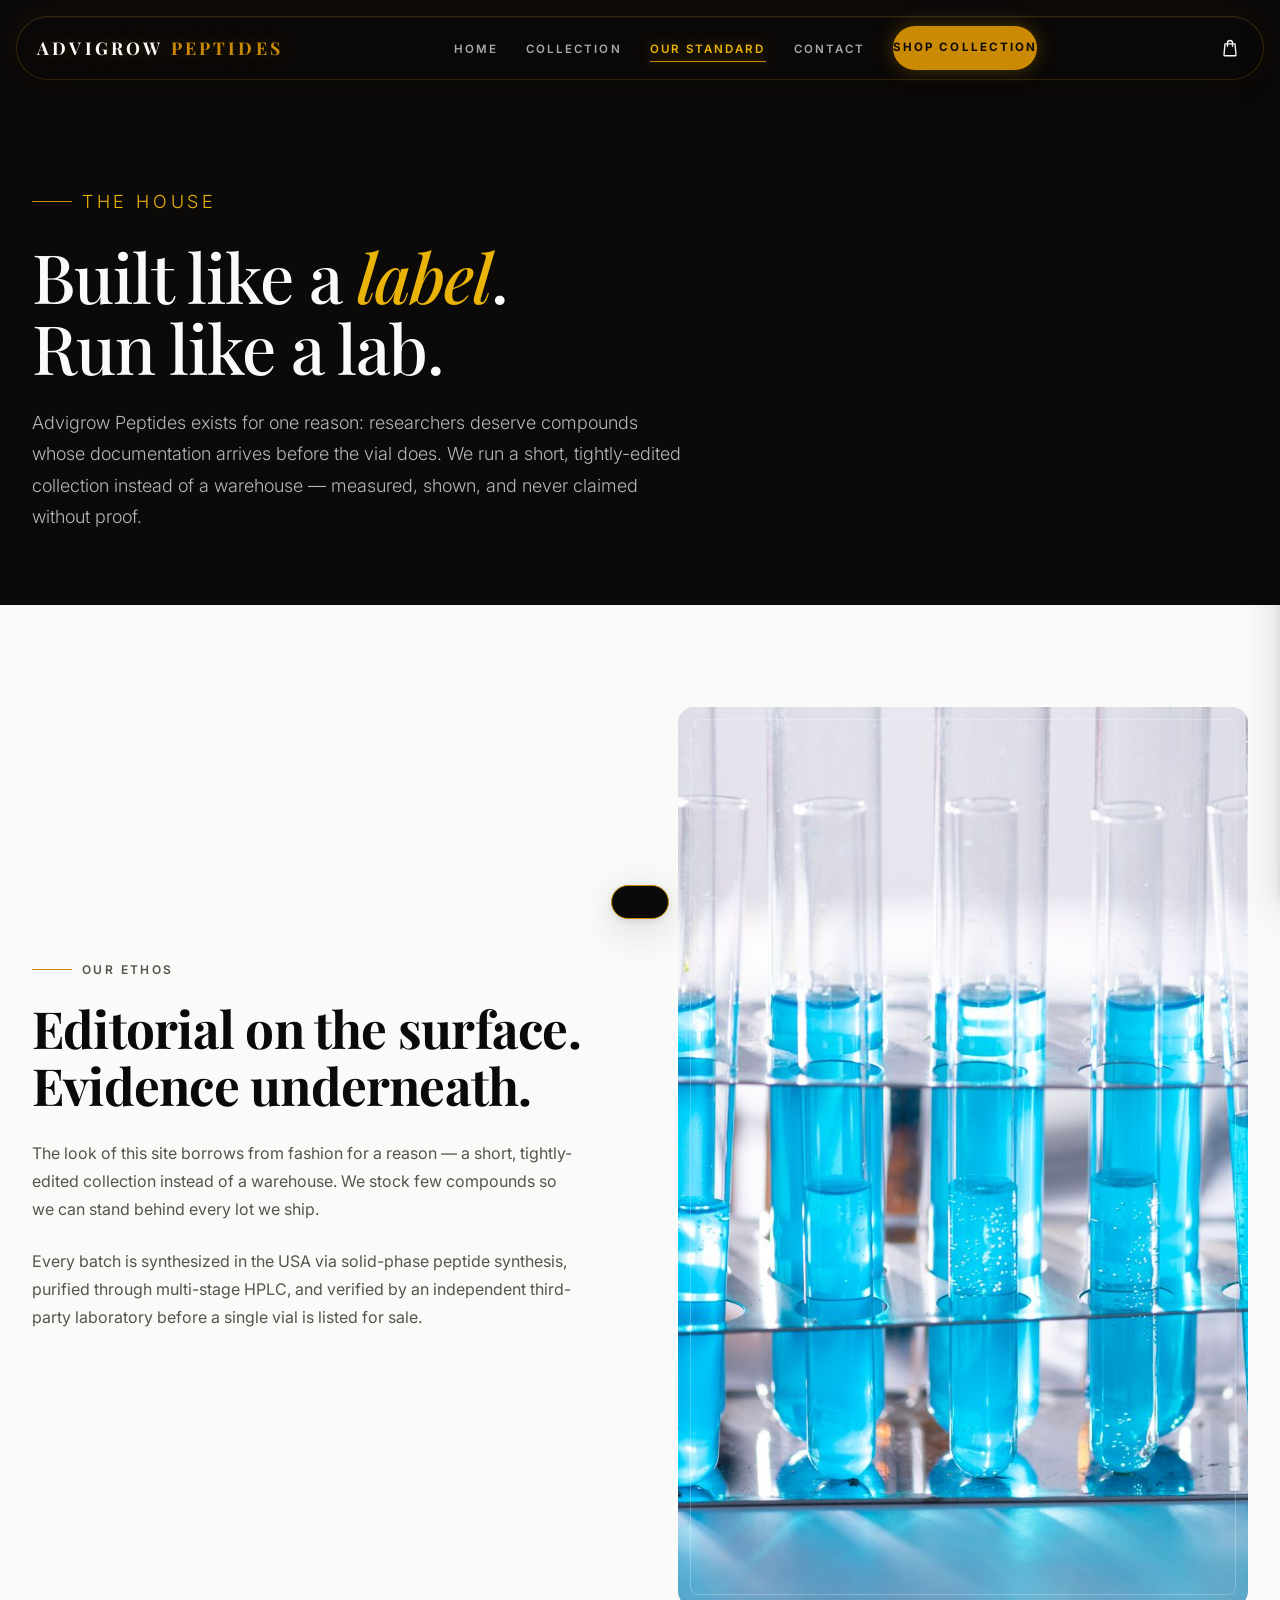
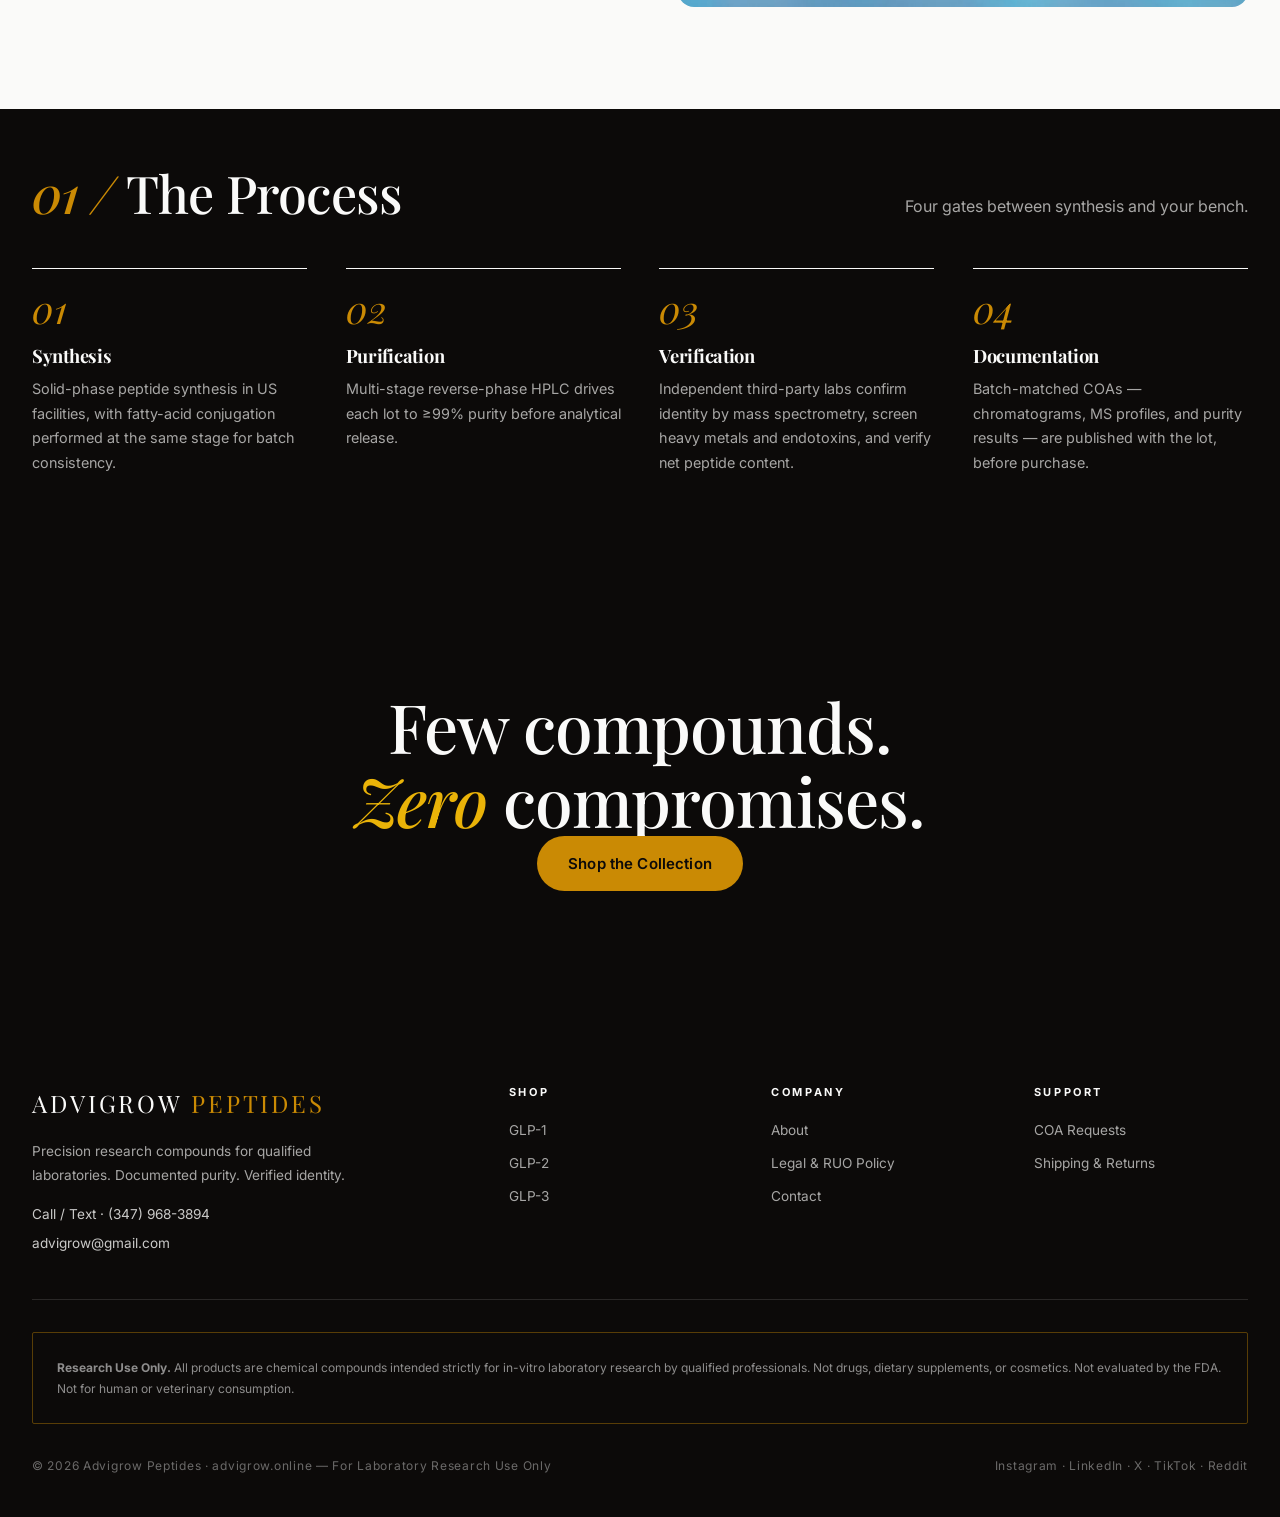
<file: about.html>
<!DOCTYPE html>
<html lang="en">
<head>
  <meta charset="UTF-8" />
  <meta name="viewport" content="width=device-width, initial-scale=1" />
  <title>About — Advigrow Peptides</title>
  <meta name="description" content="Advigrow Peptides — precision research compounds. Our standard: ≥99% HPLC purity, independent third-party testing, published COAs." />
  <link rel="stylesheet" href="css/styles.css?v=2" />
</head>
<body>
  <header class="site-nav">
    <a class="nav-logo" href="index.html">ADVIGROW<span> PEPTIDES</span></a>
    <nav aria-label="Primary">
      <ul class="nav-links">
        <li><a href="index.html">Home</a></li>
        <li><a href="products.html">Collection</a></li>
        <li><a href="about.html" aria-current="page">Our Standard</a></li>
        <li><a href="contact.html">Contact</a></li>
        <li><a class="nav-cta" href="products.html">Shop Collection</a></li>
      </ul>
    </nav>
    <div class="nav-actions">
      <button class="nav-cart" id="adv-cart-btn" aria-label="Open quote cart"></button>
      <button class="nav-burger" aria-label="Toggle menu" aria-expanded="false"><span></span></button>
    </div>
  </header>

  <section class="page-hero">
    <div class="container">
      <p class="kicker" style="color:var(--gold-bright)">The House</p>
      <h1>Built like a <em>label</em>.<br />Run like a lab.</h1>
      <p>Advigrow Peptides exists for one reason: researchers deserve compounds whose documentation arrives before the vial does. We run a short, tightly-edited collection instead of a warehouse — measured, shown, and never claimed without proof.</p>
    </div>
  </section>

  <main>
    <section class="section">
      <div class="container split">
        <div class="reveal">
          <p class="kicker">Our Ethos</p>
          <h2>Editorial on the surface. Evidence underneath.</h2>
          <p>The look of this site borrows from fashion for a reason — a short, tightly-edited collection instead of a warehouse. We stock few compounds so we can stand behind every lot we ship.</p>
          <p>Every batch is synthesized in the USA via solid-phase peptide synthesis, purified through multi-stage HPLC, and verified by an independent third-party laboratory before a single vial is listed for sale.</p>
        </div>
        <div class="split-media reveal" style="--reveal-delay:120ms">
          <img src="assets/img/lab-scientist.jpg" alt="Vials on a blue laboratory backdrop" loading="lazy" width="1200" height="900" />
        </div>
      </div>
    </section>

    <section class="section dark-section">
      <div class="container">
        <div class="section-head reveal">
          <h2><span class="section-num">01 /</span>The Process</h2>
          <p style="max-width:44ch;color:rgba(250,250,249,0.65)">Four gates between synthesis and your bench.</p>
        </div>
        <div class="steps">
          <div class="step reveal">
            <div class="step-num">01</div>
            <h3>Synthesis</h3>
            <p>Solid-phase peptide synthesis in US facilities, with fatty-acid conjugation performed at the same stage for batch consistency.</p>
          </div>
          <div class="step reveal" style="--reveal-delay:100ms">
            <div class="step-num">02</div>
            <h3>Purification</h3>
            <p>Multi-stage reverse-phase HPLC drives each lot to ≥99% purity before analytical release.</p>
          </div>
          <div class="step reveal" style="--reveal-delay:200ms">
            <div class="step-num">03</div>
            <h3>Verification</h3>
            <p>Independent third-party labs confirm identity by mass spectrometry, screen heavy metals and endotoxins, and verify net peptide content.</p>
          </div>
          <div class="step reveal" style="--reveal-delay:300ms">
            <div class="step-num">04</div>
            <h3>Documentation</h3>
            <p>Batch-matched COAs — chromatograms, MS profiles, and purity results — are published with the lot, before purchase.</p>
          </div>
        </div>
      </div>
    </section>

    <section class="cta-band">
      <div class="container reveal">
        <h2>Few compounds. <em>Zero</em> compromises.</h2>
        <a class="btn btn-gold" href="products.html">Shop the Collection</a>
      </div>
    </section>
  </main>

  <footer class="site-footer">
    <div class="container">
      <div class="footer-grid">
        <div>
          <div class="footer-logo">ADVIGROW<span> PEPTIDES</span></div>
          <p>Precision research compounds for qualified laboratories. Documented purity. Verified identity.</p>
          <div class="footer-contact">
            <a href="tel:+13479683894">Call / Text · (347) 968-3894</a>
            <a href="mailto:advigrow@gmail.com">advigrow@gmail.com</a>
          </div>
        </div>
        <div class="footer-col">
          <h4>Shop</h4>
          <ul>
            <li><a href="product-glp1.html">GLP-1</a></li>
            <li><a href="product-glp2.html">GLP-2</a></li>
            <li><a href="product-glp3.html">GLP-3</a></li>
          </ul>
        </div>
        <div class="footer-col">
          <h4>Company</h4>
          <ul>
            <li><a href="about.html">About</a></li>
            <li><a href="legal.html">Legal &amp; RUO Policy</a></li>
            <li><a href="contact.html">Contact</a></li>
          </ul>
        </div>
        <div class="footer-col">
          <h4>Support</h4>
          <ul>
            <li><a href="contact.html">COA Requests</a></li>
            <li><a href="legal.html">Shipping &amp; Returns</a></li>
          </ul>
        </div>
      </div>
      <div class="footer-disclaimer">
        <strong>Research Use Only.</strong> All products are chemical compounds intended strictly for in-vitro laboratory research by qualified professionals. Not drugs, dietary supplements, or cosmetics. Not evaluated by the FDA. Not for human or veterinary consumption.
      </div>
      <div class="footer-bottom">
        <span>© 2026 Advigrow Peptides · advigrow.online — For Laboratory Research Use Only</span>
        <span id="social-links"><a href="https://www.instagram.com/advigrow/?utm_source=site&utm_medium=footer&utm_campaign=profile">Instagram</a> · <a href="https://www.linkedin.com/company/advigrowpeptides">LinkedIn</a> · <a href="https://x.com/advigrow">X</a> · <a href="https://www.tiktok.com/@advigrow">TikTok</a> · <a href="https://www.reddit.com/user/advigrow/">Reddit</a></span>
      </div>
    </div>
  </footer>

  <div class="toast" role="status" aria-live="polite"></div>
  <script src="js/main.js?v=2"></script>
  <script src="js/cart.js?v=2"></script>
  <script src="js/analytics.js?v=2"></script>
</body>
</html>
</file>
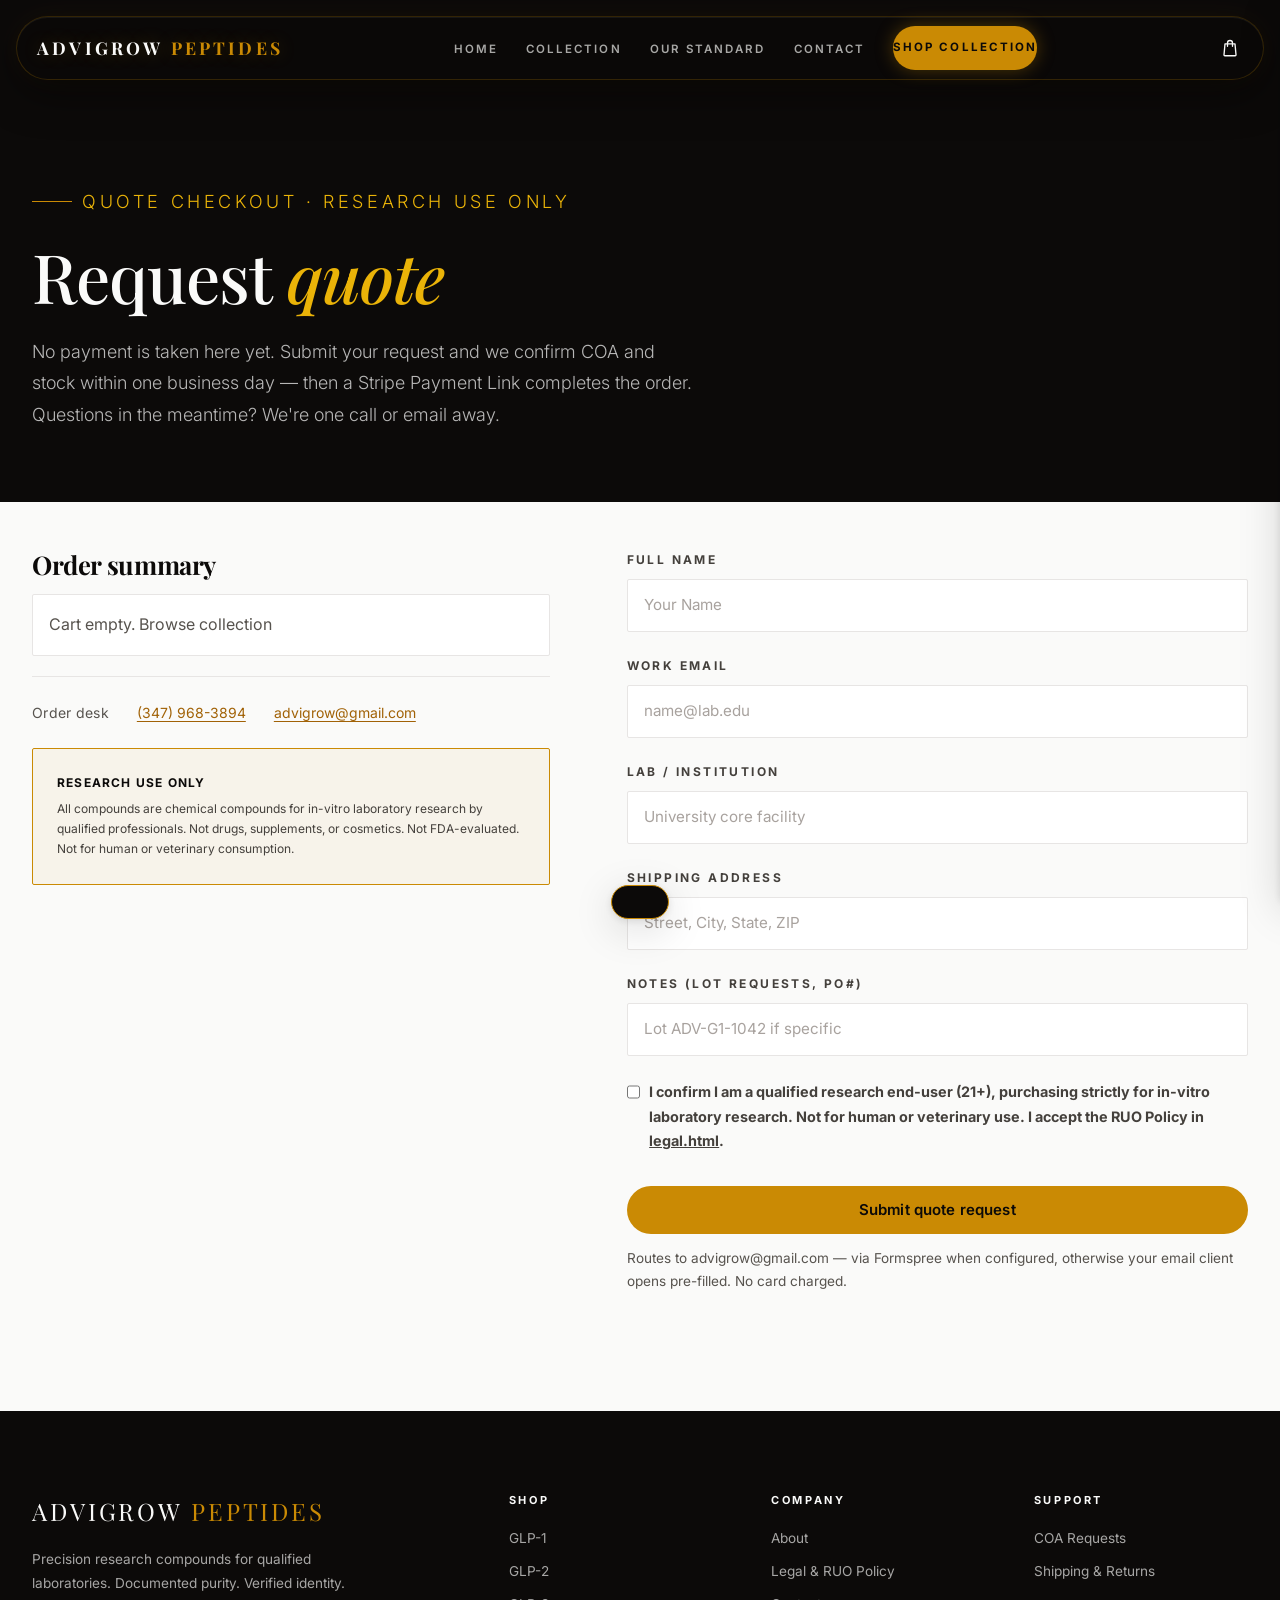
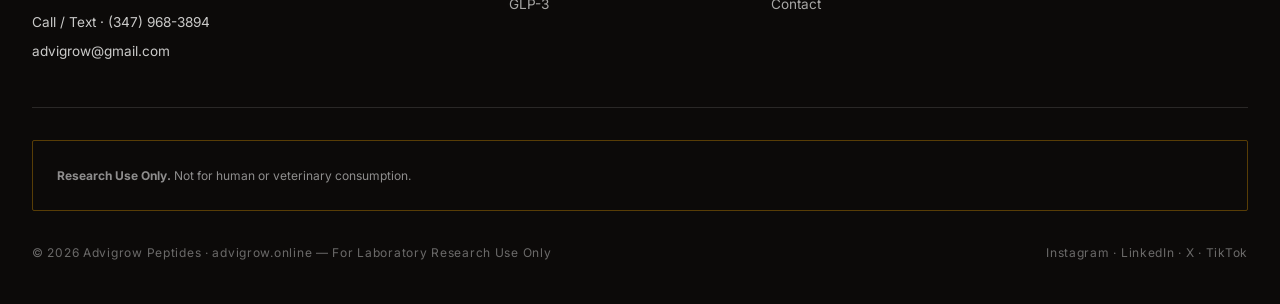
<file: checkout.html>
<!DOCTYPE html>
<html lang="en">
<head>
  <meta charset="UTF-8" />
  <meta name="viewport" content="width=device-width, initial-scale=1" />
  <title>Checkout — Advigrow Peptides</title>
  <meta name="description" content="Request a quote for GLP-class research compounds. Research use only." />
  <link rel="stylesheet" href="css/styles.css?v=2" />
</head>
<body>
  <header class="site-nav">
    <a class="nav-logo" href="index.html">ADVIGROW<span> PEPTIDES</span></a>
    <nav aria-label="Primary">
      <ul class="nav-links">
        <li><a href="index.html">Home</a></li>
        <li><a href="products.html">Collection</a></li>
        <li><a href="about.html">Our Standard</a></li>
        <li><a href="contact.html">Contact</a></li>
        <li><a class="nav-cta" href="products.html">Shop Collection</a></li>
      </ul>
    </nav>
    <div class="nav-actions">
      <button class="nav-cart" id="adv-cart-btn" aria-label="Open quote cart"></button>
      <button class="nav-burger" aria-label="Toggle menu" aria-expanded="false"><span></span></button>
    </div>
  </header>

  <section class="page-hero">
    <div class="container">
      <p class="kicker" style="color:var(--gold-bright)">Quote checkout · Research Use Only</p>
      <h1>Request <em>quote</em></h1>
      <p>No payment is taken here yet. Submit your request and we confirm COA and stock within one business day — then a Stripe Payment Link completes the order. Questions in the meantime? We're one call or email away.</p>
    </div>
  </section>

  <main class="section">
    <div class="container contact-grid">
      <div>
        <h2 class="serif" style="font-size:1.6rem;margin-bottom:1rem">Order summary</h2>
        <div id="co-items" style="border:1px solid var(--line);border-radius:2px;padding:1rem;background:#fff"></div>
        <div id="co-total" style="font-weight:700;margin-top:1rem"></div>
        <div class="contact-strip on-light" style="margin-top:1.25rem">
          <span>Order desk</span>
          <a href="tel:+13479683894">(347) 968-3894</a>
          <a href="mailto:advigrow@gmail.com">advigrow@gmail.com</a>
        </div>
        <div class="ruo-box" style="margin-top:1.5rem">
          <strong>Research Use Only</strong>
          All compounds are chemical compounds for in-vitro laboratory research by qualified professionals. Not drugs, supplements, or cosmetics. Not FDA-evaluated. Not for human or veterinary consumption.
        </div>
      </div>
      <form id="co-form" novalidate>
        <div class="field"><label for="co-name">Full Name</label><input id="co-name" name="name" required placeholder="Your Name" autocomplete="name" /></div>
        <div class="field"><label for="co-email">Work Email</label><input id="co-email" name="email" type="email" required placeholder="name@lab.edu" autocomplete="email" /></div>
        <div class="field"><label for="co-org">Lab / Institution</label><input id="co-org" name="org" required placeholder="University core facility" /></div>
        <div class="field"><label for="co-addr">Shipping Address</label><input id="co-addr" name="address" required placeholder="Street, City, State, ZIP" autocomplete="street-address" /></div>
        <div class="field"><label for="co-note">Notes (lot requests, PO#)</label><input id="co-note" name="note" placeholder="Lot ADV-G1-1042 if specific" /></div>
        <div class="field" style="display:flex;gap:.6rem;align-items:flex-start">
          <input id="co-ruo" type="checkbox" required style="min-height:24px;width:24px" />
          <label for="co-ruo" style="text-transform:none;letter-spacing:0;font-size:.9rem;color:var(--secondary)">I confirm I am a qualified research end-user (21+), purchasing strictly for in-vitro laboratory research. Not for human or veterinary use. I accept the RUO Policy in <a href="legal.html" style="text-decoration:underline">legal.html</a>.</label>
        </div>
        <button class="btn btn-gold" type="submit" style="width:100%">Submit quote request</button>
        <p style="color:var(--muted);font-size:.85rem;margin-top:.8rem">Routes to advigrow@gmail.com — via Formspree when configured, otherwise your email client opens pre-filled. No card charged.</p>
        <div id="stripe-links" style="margin-top:1rem"></div>
      </form>
    </div>
  </main>

  <footer class="site-footer">
    <div class="container">
      <div class="footer-grid">
        <div>
          <div class="footer-logo">ADVIGROW<span> PEPTIDES</span></div>
          <p>Precision research compounds for qualified laboratories. Documented purity. Verified identity.</p>
          <div class="footer-contact">
            <a href="tel:+13479683894">Call / Text · (347) 968-3894</a>
            <a href="mailto:advigrow@gmail.com">advigrow@gmail.com</a>
          </div>
        </div>
        <div class="footer-col">
          <h4>Shop</h4>
          <ul>
            <li><a href="product-glp1.html">GLP-1</a></li>
            <li><a href="product-glp2.html">GLP-2</a></li>
            <li><a href="product-glp3.html">GLP-3</a></li>
          </ul>
        </div>
        <div class="footer-col">
          <h4>Company</h4>
          <ul>
            <li><a href="about.html">About</a></li>
            <li><a href="legal.html">Legal &amp; RUO Policy</a></li>
            <li><a href="contact.html">Contact</a></li>
          </ul>
        </div>
        <div class="footer-col">
          <h4>Support</h4>
          <ul>
            <li><a href="contact.html">COA Requests</a></li>
            <li><a href="legal.html">Shipping &amp; Returns</a></li>
          </ul>
        </div>
      </div>
      <div class="footer-disclaimer"><strong>Research Use Only.</strong> Not for human or veterinary consumption.</div>
      <div class="footer-bottom"><span>© 2026 Advigrow Peptides · advigrow.online — For Laboratory Research Use Only</span><span id="social-links"><a href="https://www.instagram.com/advigrow/">Instagram</a> · <a href="https://www.linkedin.com/company/advigrowpeptides">LinkedIn</a> · <a href="https://x.com/advigrow">X</a> · <a href="https://www.tiktok.com/@advigrow">TikTok</a></span></div>
    </div>
  </footer>

  <div class="toast" role="status" aria-live="polite"></div>
  <script src="js/main.js?v=2"></script>
  <script src="js/cart.js?v=2"></script>
  <script src="js/checkout.js?v=2"></script>
</body>
</html>
</file>
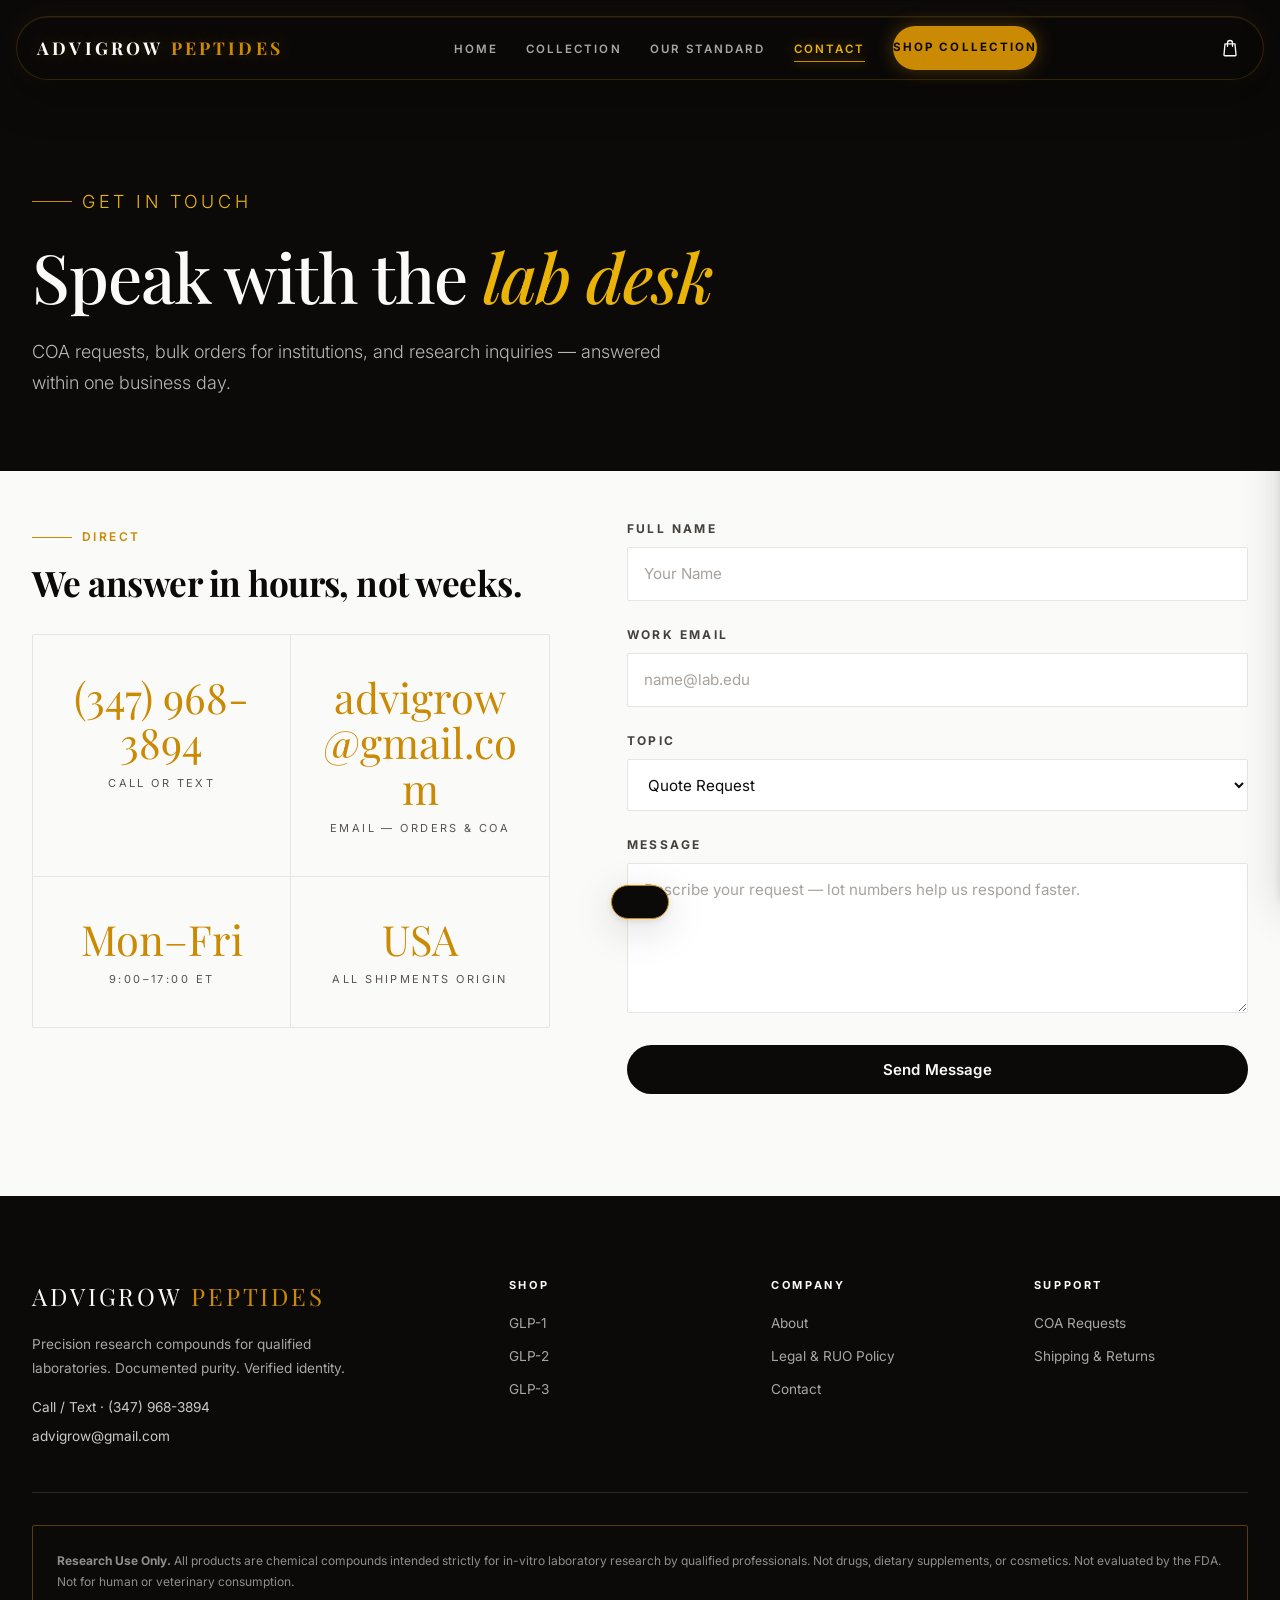
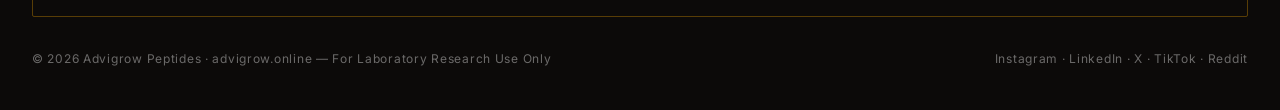
<file: contact.html>
<!DOCTYPE html>
<html lang="en">
<head>
  <meta charset="UTF-8" />
  <meta name="viewport" content="width=device-width, initial-scale=1" />
  <title>Contact — Advigrow Peptides</title>
  <meta name="description" content="Contact Advigrow Peptides for COA requests, order support, and research inquiries." />
  <link rel="stylesheet" href="css/styles.css?v=2" />
</head>
<body>
  <header class="site-nav">
    <a class="nav-logo" href="index.html">ADVIGROW<span> PEPTIDES</span></a>
    <nav aria-label="Primary">
      <ul class="nav-links">
        <li><a href="index.html">Home</a></li>
        <li><a href="products.html">Collection</a></li>
        <li><a href="about.html">Our Standard</a></li>
        <li><a href="contact.html" aria-current="page">Contact</a></li>
        <li><a class="nav-cta" href="products.html">Shop Collection</a></li>
      </ul>
    </nav>
    <div class="nav-actions">
      <button class="nav-cart" id="adv-cart-btn" aria-label="Open quote cart"></button>
      <button class="nav-burger" aria-label="Toggle menu" aria-expanded="false"><span></span></button>
    </div>
  </header>

  <section class="page-hero">
    <div class="container">
      <p class="kicker" style="color:var(--gold-bright)">Get in Touch</p>
      <h1>Speak with the <em>lab desk</em></h1>
      <p>COA requests, bulk orders for institutions, and research inquiries — answered within one business day.</p>
    </div>
  </section>

  <main class="section">
    <div class="container contact-grid">
      <div class="reveal">
        <p class="kicker">Direct</p>
        <h2 class="serif" style="font-size:2.2rem;margin:1rem 0 2rem">We answer in hours, not weeks.</h2>
        <div class="stats-band" style="grid-template-columns:1fr 1fr">
          <div class="stat">
            <div class="stat-value contact-stat"><a href="tel:+13479683894">(347) 968-3894</a></div>
            <div class="stat-label">Call or Text</div>
          </div>
          <div class="stat">
            <div class="stat-value contact-stat">advigrow@gmail.com</div>
            <div class="stat-label">Email — Orders &amp; COA</div>
          </div>
          <div class="stat">
            <div class="stat-value contact-stat">Mon–Fri</div>
            <div class="stat-label">9:00–17:00 ET</div>
          </div>
          <div class="stat">
            <div class="stat-value contact-stat">USA</div>
            <div class="stat-label">All Shipments Origin</div>
          </div>
        </div>
      </div>

      <form class="reveal" style="--reveal-delay:120ms" data-contact novalidate>
        <div class="field">
          <label for="c-name">Full Name</label>
          <input id="c-name" name="name" type="text" autocomplete="name" placeholder="Your Name" required />
        </div>
        <div class="field">
          <label for="c-email">Work Email</label>
          <input id="c-email" name="email" type="email" autocomplete="email" placeholder="name@lab.edu" required />
        </div>
        <div class="field">
          <label for="c-topic">Topic</label>
          <select id="c-topic" name="topic">
            <option>Quote Request</option>
            <option>COA / Documentation</option>
            <option>Institutional / Bulk Order</option>
            <option>Shipping Question</option>
            <option>Other</option>
          </select>
        </div>
        <div class="field">
          <label for="c-message">Message</label>
          <textarea id="c-message" name="message" placeholder="Describe your request — lot numbers help us respond faster." required></textarea>
        </div>
        <button type="submit" class="btn btn-dark" style="width:100%">Send Message</button>
      </form>
    </div>
  </main>

  <footer class="site-footer">
    <div class="container">
      <div class="footer-grid">
        <div>
          <div class="footer-logo">ADVIGROW<span> PEPTIDES</span></div>
          <p>Precision research compounds for qualified laboratories. Documented purity. Verified identity.</p>
          <div class="footer-contact">
            <a href="tel:+13479683894">Call / Text · (347) 968-3894</a>
            <a href="mailto:advigrow@gmail.com">advigrow@gmail.com</a>
          </div>
        </div>
        <div class="footer-col">
          <h4>Shop</h4>
          <ul>
            <li><a href="product-glp1.html">GLP-1</a></li>
            <li><a href="product-glp2.html">GLP-2</a></li>
            <li><a href="product-glp3.html">GLP-3</a></li>
          </ul>
        </div>
        <div class="footer-col">
          <h4>Company</h4>
          <ul>
            <li><a href="about.html">About</a></li>
            <li><a href="legal.html">Legal &amp; RUO Policy</a></li>
            <li><a href="contact.html">Contact</a></li>
          </ul>
        </div>
        <div class="footer-col">
          <h4>Support</h4>
          <ul>
            <li><a href="contact.html">COA Requests</a></li>
            <li><a href="legal.html">Shipping &amp; Returns</a></li>
          </ul>
        </div>
      </div>
      <div class="footer-disclaimer">
        <strong>Research Use Only.</strong> All products are chemical compounds intended strictly for in-vitro laboratory research by qualified professionals. Not drugs, dietary supplements, or cosmetics. Not evaluated by the FDA. Not for human or veterinary consumption.
      </div>
      <div class="footer-bottom">
        <span>© 2026 Advigrow Peptides · advigrow.online — For Laboratory Research Use Only</span>
        <span id="social-links"><a href="https://www.instagram.com/advigrow/?utm_source=site&utm_medium=footer&utm_campaign=profile">Instagram</a> · <a href="https://www.linkedin.com/company/advigrowpeptides">LinkedIn</a> · <a href="https://x.com/advigrow">X</a> · <a href="https://www.tiktok.com/@advigrow">TikTok</a> · <a href="https://www.reddit.com/user/advigrow/">Reddit</a></span>
      </div>
    </div>
  </footer>

  <div class="toast" role="status" aria-live="polite"></div>
  <script src="js/main.js?v=2"></script>
  <script src="js/cart.js?v=2"></script>
  <script src="js/analytics.js?v=2"></script>
</body>
</html>
</file>
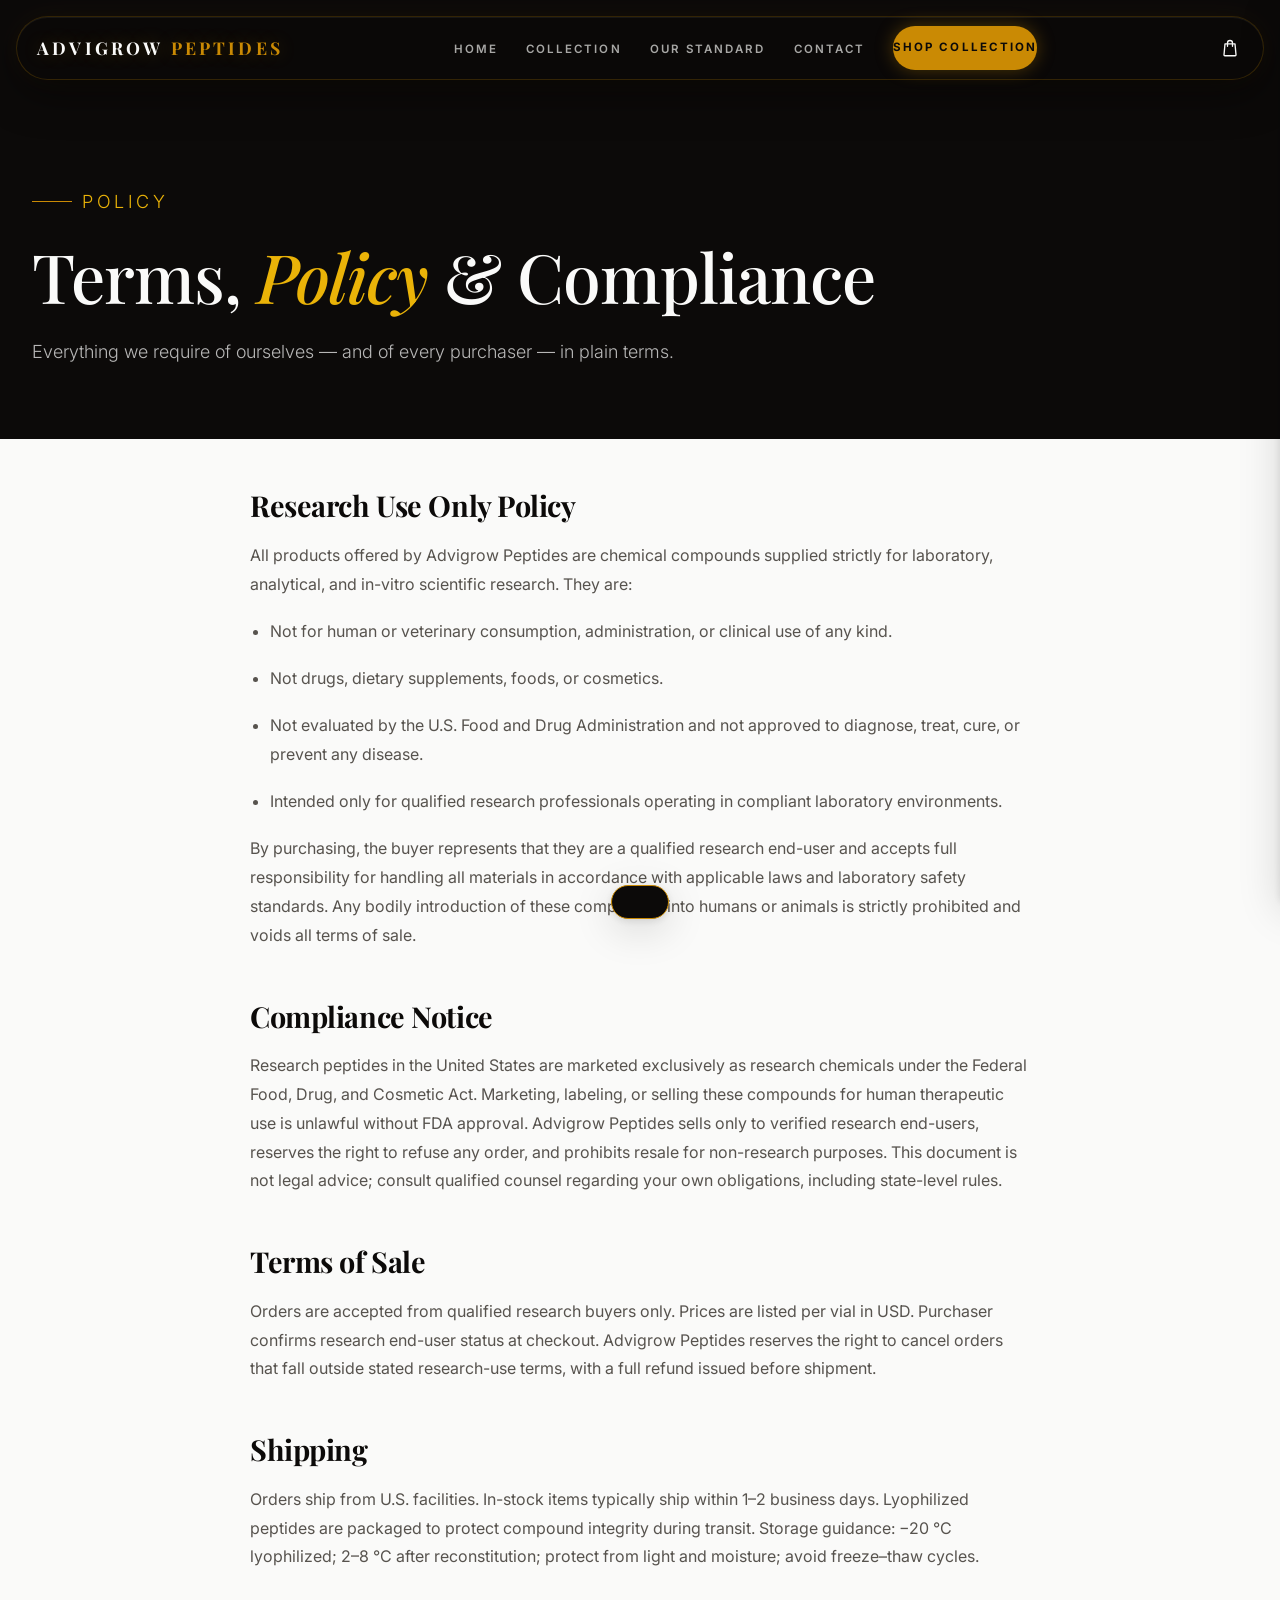
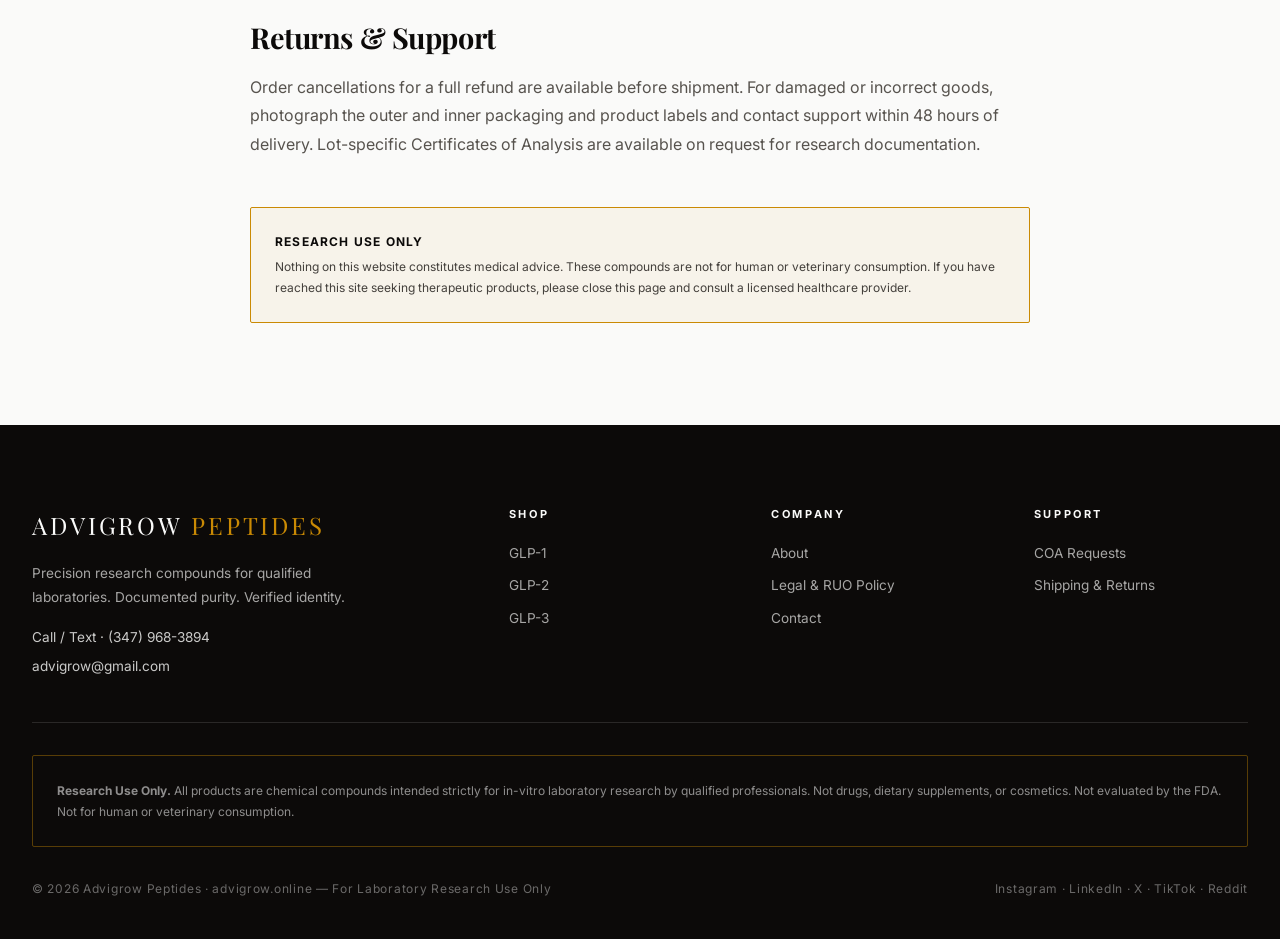
<file: legal.html>
<!DOCTYPE html>
<html lang="en">
<head>
  <meta charset="UTF-8" />
  <meta name="viewport" content="width=device-width, initial-scale=1" />
  <title>Legal &amp; Research Use Only Policy — Advigrow Peptides</title>
  <meta name="description" content="Advigrow Peptides legal policies: research use only, terms of sale, shipping, returns, and compliance notice." />
  <link rel="stylesheet" href="css/styles.css?v=2" />
</head>
<body>
  <header class="site-nav">
    <a class="nav-logo" href="index.html">ADVIGROW<span> PEPTIDES</span></a>
    <nav aria-label="Primary">
      <ul class="nav-links">
        <li><a href="index.html">Home</a></li>
        <li><a href="products.html">Collection</a></li>
        <li><a href="about.html">Our Standard</a></li>
        <li><a href="contact.html">Contact</a></li>
        <li><a class="nav-cta" href="products.html">Shop Collection</a></li>
      </ul>
    </nav>
    <div class="nav-actions">
      <button class="nav-cart" id="adv-cart-btn" aria-label="Open quote cart"></button>
      <button class="nav-burger" aria-label="Toggle menu" aria-expanded="false"><span></span></button>
    </div>
  </header>

  <section class="page-hero">
    <div class="container">
      <p class="kicker" style="color:var(--gold-bright)">Policy</p>
      <h1>Terms, <em>Policy</em> &amp; Compliance</h1>
      <p>Everything we require of ourselves — and of every purchaser — in plain terms.</p>
    </div>
  </section>

  <main class="section">
    <div class="container prose">
      <h2>Research Use Only Policy</h2>
      <p>All products offered by Advigrow Peptides are chemical compounds supplied strictly for laboratory, analytical, and in-vitro scientific research. They are:</p>
      <ul>
        <li>Not for human or veterinary consumption, administration, or clinical use of any kind.</li>
        <li>Not drugs, dietary supplements, foods, or cosmetics.</li>
        <li>Not evaluated by the U.S. Food and Drug Administration and not approved to diagnose, treat, cure, or prevent any disease.</li>
        <li>Intended only for qualified research professionals operating in compliant laboratory environments.</li>
      </ul>
      <p>By purchasing, the buyer represents that they are a qualified research end-user and accepts full responsibility for handling all materials in accordance with applicable laws and laboratory safety standards. Any bodily introduction of these compounds into humans or animals is strictly prohibited and voids all terms of sale.</p>

      <h2>Compliance Notice</h2>
      <p>Research peptides in the United States are marketed exclusively as research chemicals under the Federal Food, Drug, and Cosmetic Act. Marketing, labeling, or selling these compounds for human therapeutic use is unlawful without FDA approval. Advigrow Peptides sells only to verified research end-users, reserves the right to refuse any order, and prohibits resale for non-research purposes. This document is not legal advice; consult qualified counsel regarding your own obligations, including state-level rules.</p>

      <h2>Terms of Sale</h2>
      <p>Orders are accepted from qualified research buyers only. Prices are listed per vial in USD. Purchaser confirms research end-user status at checkout. Advigrow Peptides reserves the right to cancel orders that fall outside stated research-use terms, with a full refund issued before shipment.</p>

      <h2>Shipping</h2>
      <p>Orders ship from U.S. facilities. In-stock items typically ship within 1–2 business days. Lyophilized peptides are packaged to protect compound integrity during transit. Storage guidance: −20 °C lyophilized; 2–8 °C after reconstitution; protect from light and moisture; avoid freeze–thaw cycles.</p>

      <h2>Returns &amp; Support</h2>
      <p>Order cancellations for a full refund are available before shipment. For damaged or incorrect goods, photograph the outer and inner packaging and product labels and contact support within 48 hours of delivery. Lot-specific Certificates of Analysis are available on request for research documentation.</p>

      <div class="ruo-box" style="margin-top:3rem">
        <strong>Research Use Only</strong>
        Nothing on this website constitutes medical advice. These compounds are not for human or veterinary consumption. If you have reached this site seeking therapeutic products, please close this page and consult a licensed healthcare provider.
      </div>
    </div>
  </main>

  <footer class="site-footer">
    <div class="container">
      <div class="footer-grid">
        <div>
          <div class="footer-logo">ADVIGROW<span> PEPTIDES</span></div>
          <p>Precision research compounds for qualified laboratories. Documented purity. Verified identity.</p>
          <div class="footer-contact">
            <a href="tel:+13479683894">Call / Text · (347) 968-3894</a>
            <a href="mailto:advigrow@gmail.com">advigrow@gmail.com</a>
          </div>
        </div>
        <div class="footer-col">
          <h4>Shop</h4>
          <ul>
            <li><a href="product-glp1.html">GLP-1</a></li>
            <li><a href="product-glp2.html">GLP-2</a></li>
            <li><a href="product-glp3.html">GLP-3</a></li>
          </ul>
        </div>
        <div class="footer-col">
          <h4>Company</h4>
          <ul>
            <li><a href="about.html">About</a></li>
            <li><a href="legal.html">Legal &amp; RUO Policy</a></li>
            <li><a href="contact.html">Contact</a></li>
          </ul>
        </div>
        <div class="footer-col">
          <h4>Support</h4>
          <ul>
            <li><a href="contact.html">COA Requests</a></li>
            <li><a href="legal.html">Shipping &amp; Returns</a></li>
          </ul>
        </div>
      </div>
      <div class="footer-disclaimer">
        <strong>Research Use Only.</strong> All products are chemical compounds intended strictly for in-vitro laboratory research by qualified professionals. Not drugs, dietary supplements, or cosmetics. Not evaluated by the FDA. Not for human or veterinary consumption.
      </div>
      <div class="footer-bottom">
        <span>© 2026 Advigrow Peptides · advigrow.online — For Laboratory Research Use Only</span>
        <span id="social-links"><a href="https://www.instagram.com/advigrow/?utm_source=site&utm_medium=footer&utm_campaign=profile">Instagram</a> · <a href="https://www.linkedin.com/company/advigrowpeptides">LinkedIn</a> · <a href="https://x.com/advigrow">X</a> · <a href="https://www.tiktok.com/@advigrow">TikTok</a> · <a href="https://www.reddit.com/user/advigrow/">Reddit</a></span>
      </div>
    </div>
  </footer>

  <div class="toast" role="status" aria-live="polite"></div>
  <script src="js/main.js?v=2"></script>
  <script src="js/cart.js?v=2"></script>
  <script src="js/analytics.js?v=2"></script>
</body>
</html>
</file>
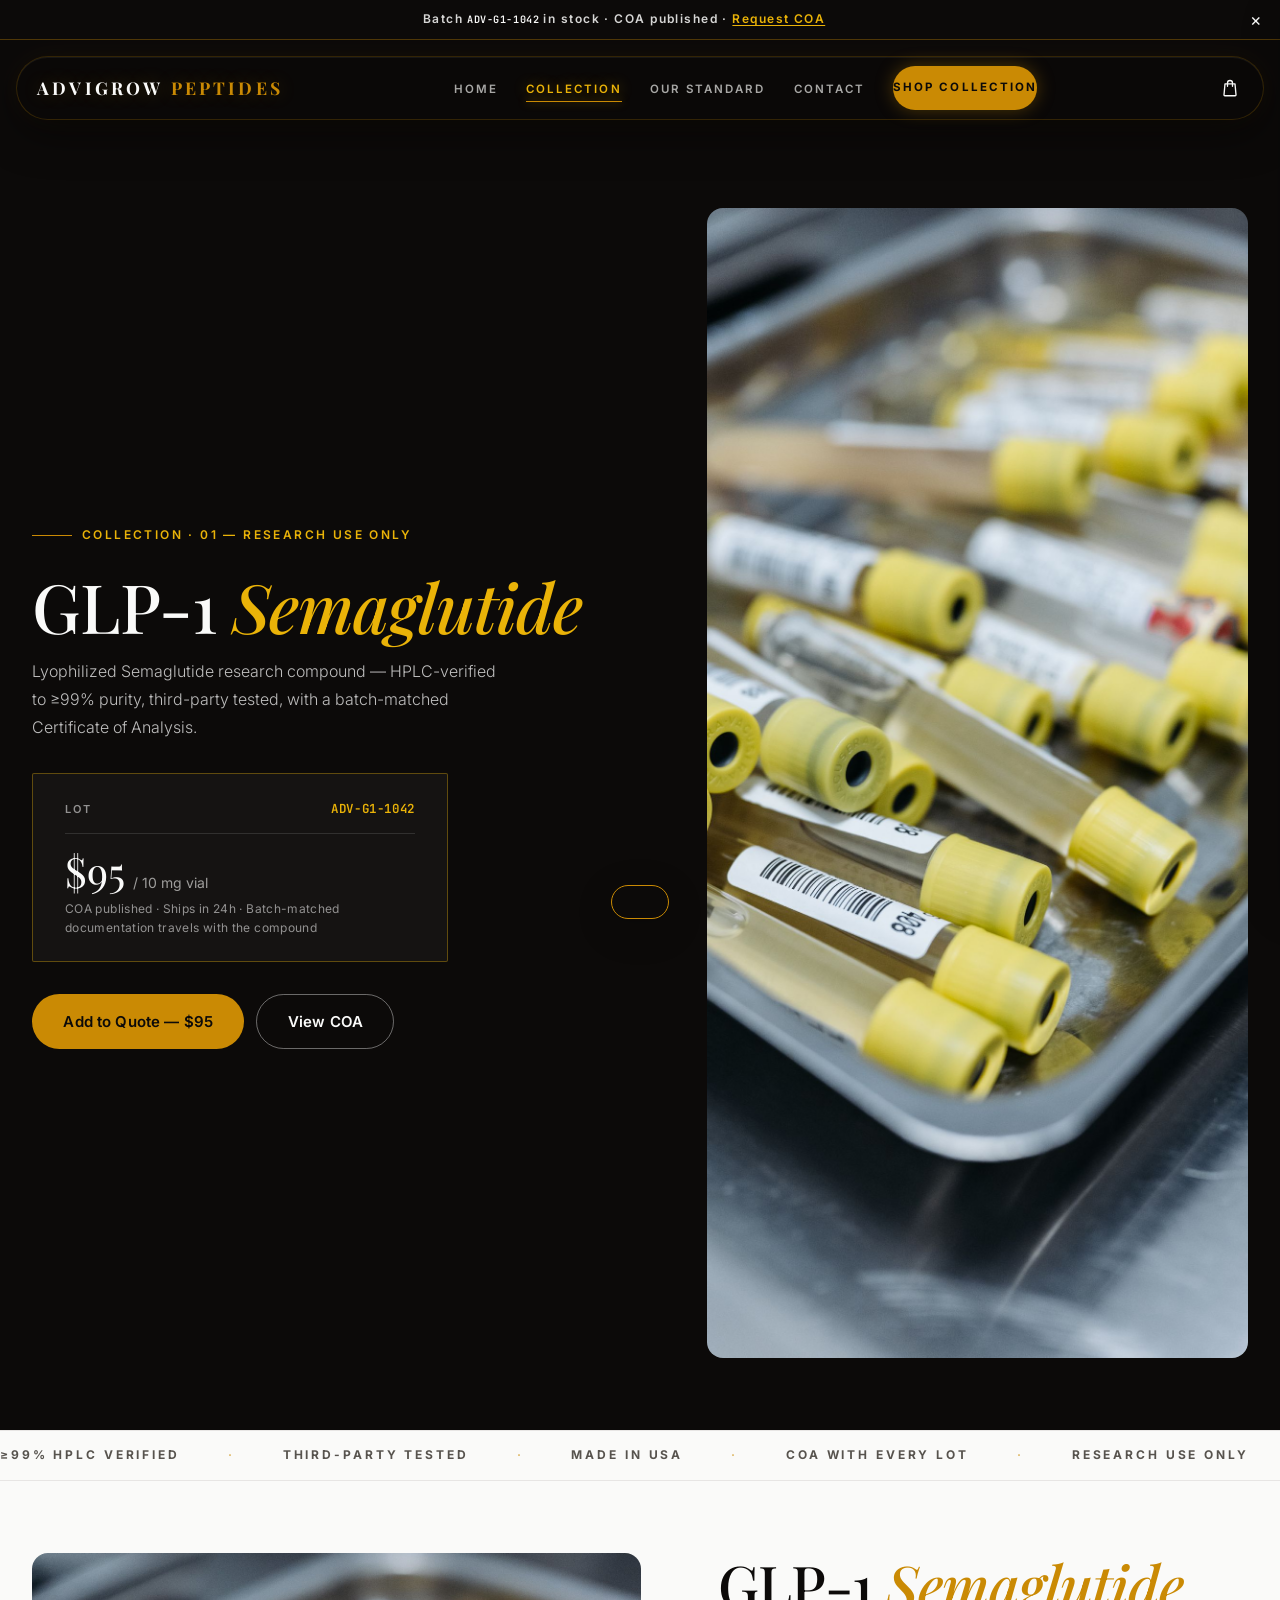
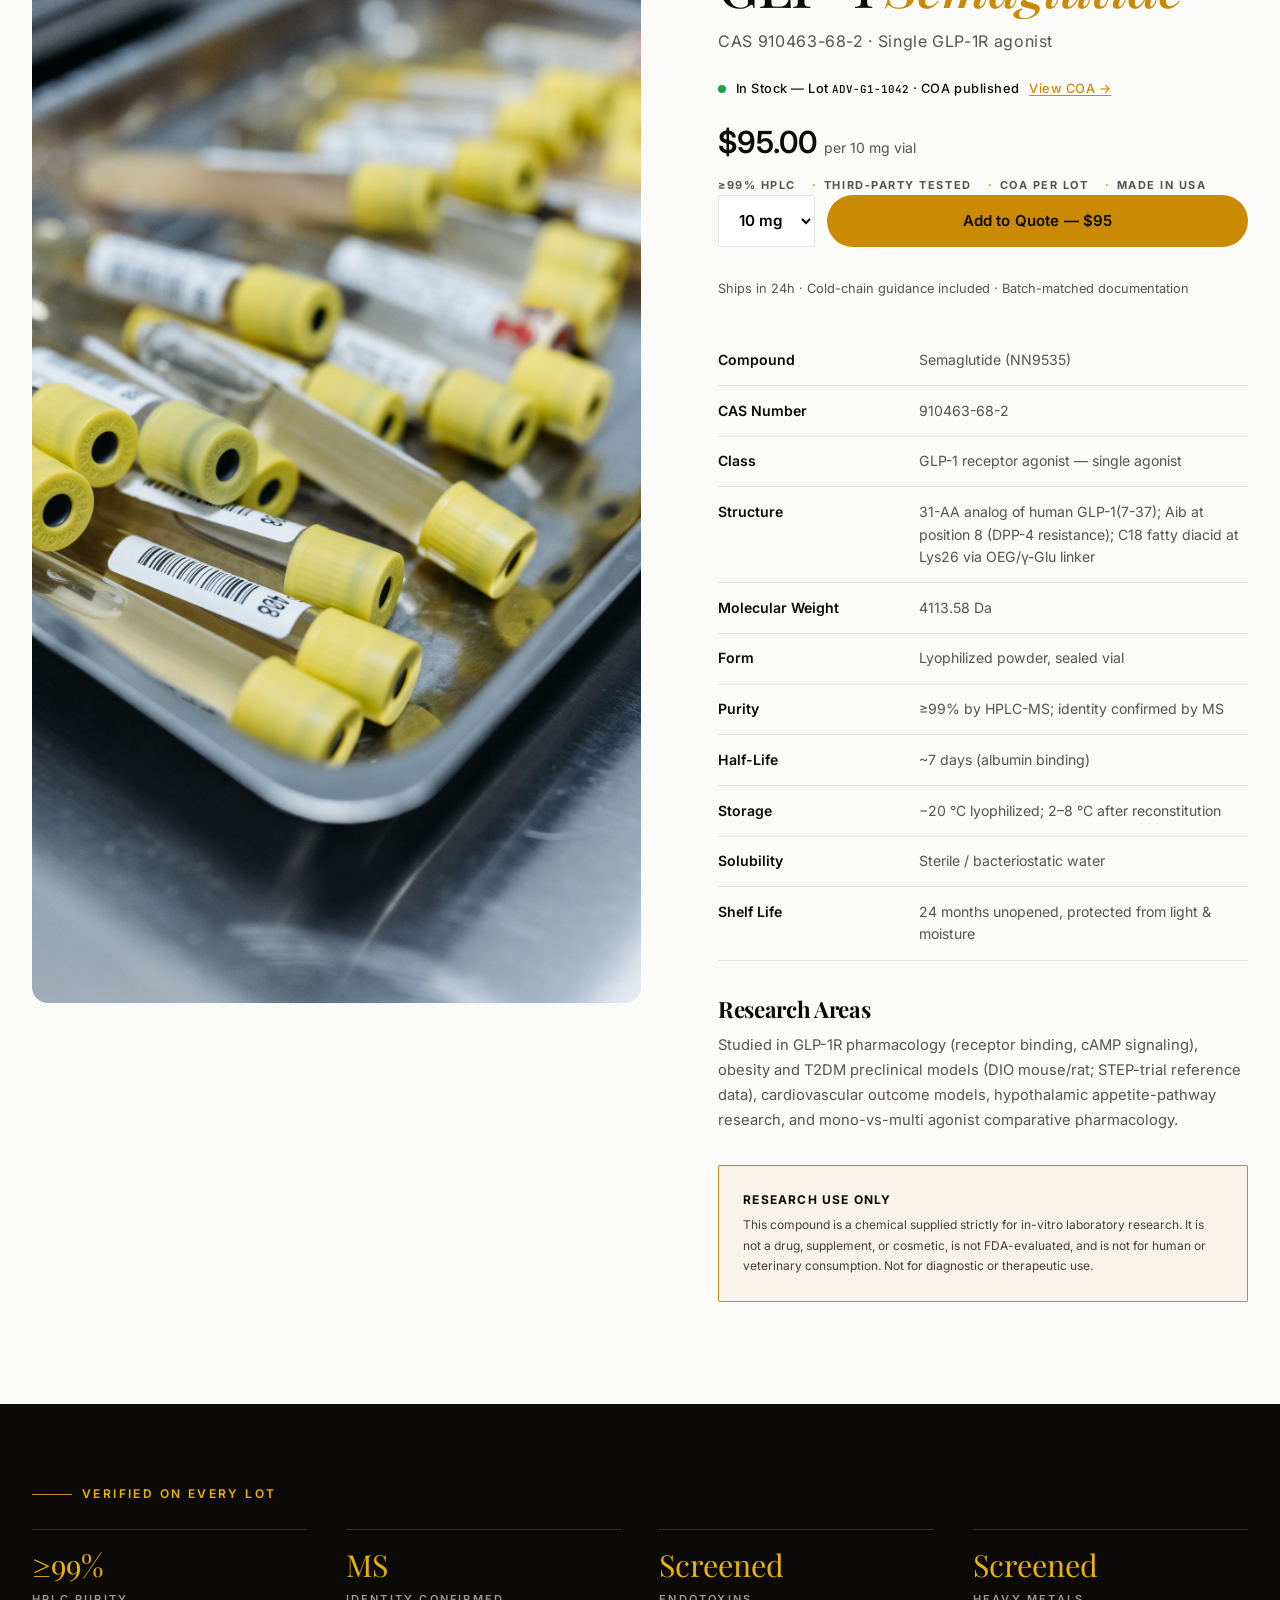
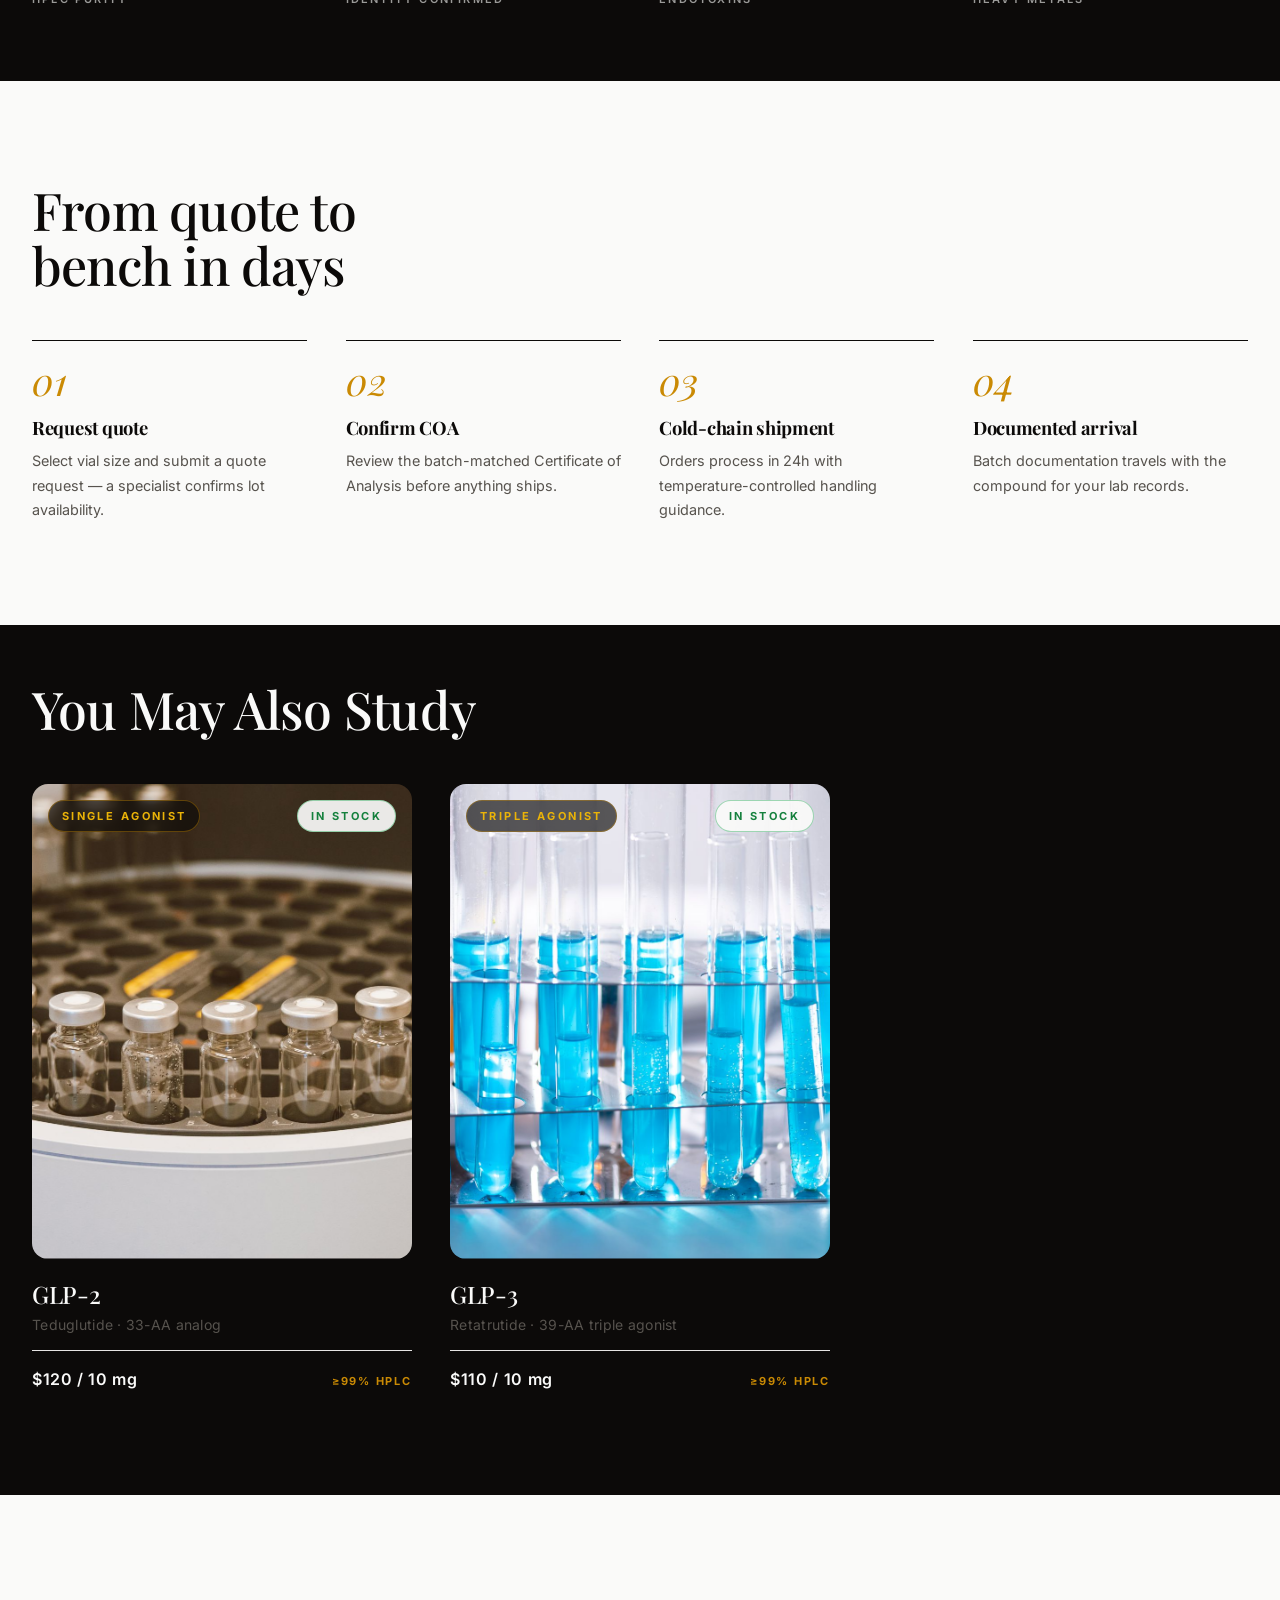
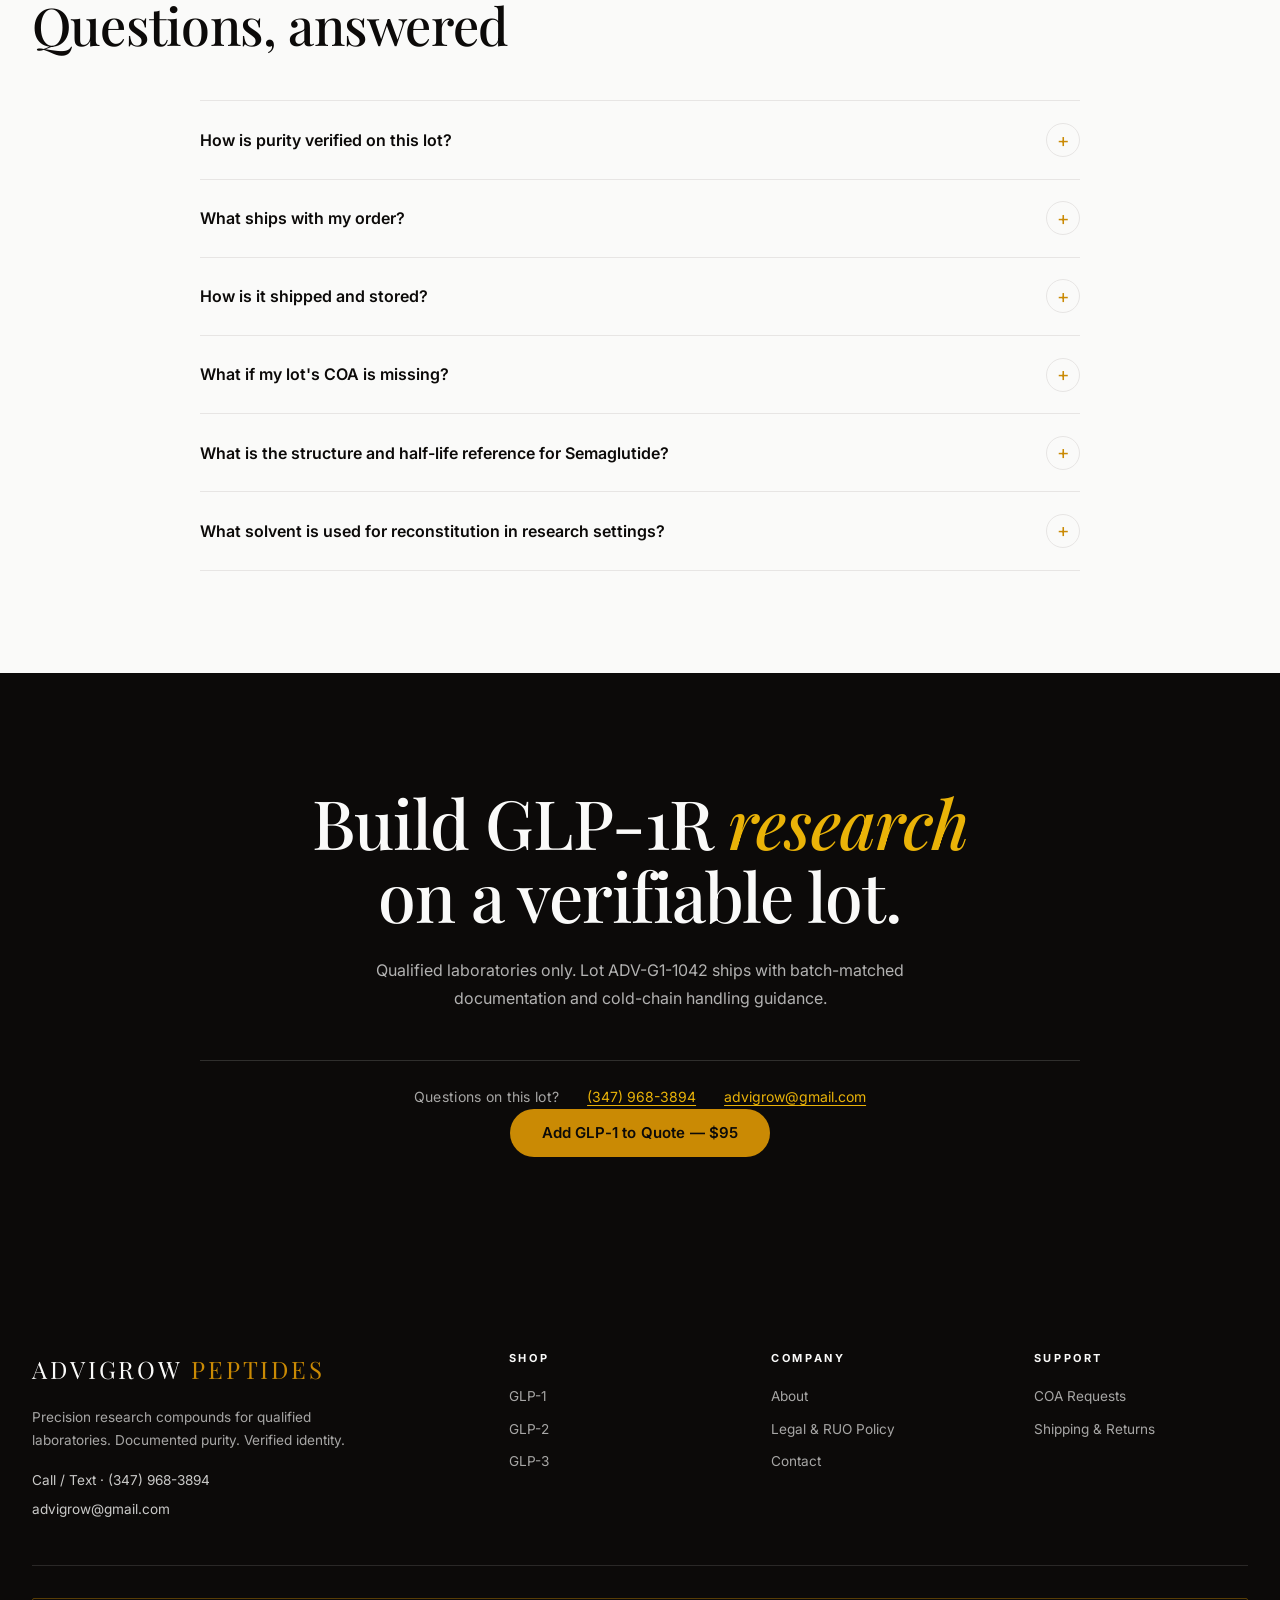
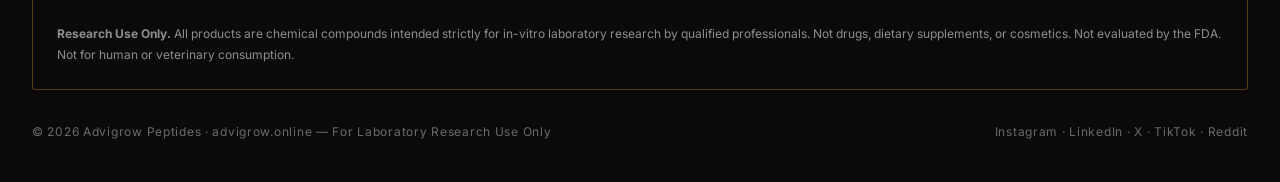
<file: product-glp1.html>
<!DOCTYPE html>
<html lang="en">
<head>
  <meta charset="UTF-8" />
  <meta name="viewport" content="width=device-width, initial-scale=1" />
  <title>GLP-1 Semaglutide — Advigrow Peptides</title>
  <meta name="description" content="GLP-1 (Semaglutide) research compound, CAS 910463-68-2. ≥99% HPLC purity, COA with every lot. For laboratory research use only." />
  <link rel="stylesheet" href="css/styles.css?v=2" />
</head>
<body class="has-promo">
  <div class="promo-bar" role="note">
    <p>Batch <span class="mono">ADV-G1-1042</span> in stock · COA published · <a href="contact.html">Request COA</a></p>
    <button class="promo-close" aria-label="Dismiss announcement">×</button>
  </div>
  <header class="site-nav">
    <a class="nav-logo" href="index.html">ADVIGROW<span> PEPTIDES</span></a>
    <nav aria-label="Primary">
      <ul class="nav-links">
        <li><a href="index.html">Home</a></li>
        <li><a href="products.html" aria-current="page">Collection</a></li>
        <li><a href="about.html">Our Standard</a></li>
        <li><a href="contact.html">Contact</a></li>
        <li><a class="nav-cta" href="products.html">Shop Collection</a></li>
      </ul>
    </nav>
    <div class="nav-actions">
      <button class="nav-cart" id="adv-cart-btn" aria-label="Open quote cart"></button>
      <button class="nav-burger" aria-label="Toggle menu" aria-expanded="false"><span></span></button>
    </div>
  </header>

  <section class="pd-hero">
    <div class="container pd-hero-grid">
      <div class="pd-hero-copy">
        <p class="kicker">Collection · 01 — Research Use Only</p>
        <h1>GLP-1 <em>Semaglutide</em></h1>
        <p class="pd-hero-sub">Lyophilized Semaglutide research compound — HPLC-verified to ≥99% purity, third-party tested, with a batch-matched Certificate of Analysis.</p>
        <a class="pd-price-card" href="contact.html">
          <div class="pd-price-card-row"><span>Lot</span><span class="mono">ADV-G1-1042</span></div>
          <div class="pd-price-card-main"><span class="big">$95</span><span class="per">/ 10 mg vial</span></div>
          <div class="pd-price-card-note">COA published · Ships in 24h · Batch-matched documentation travels with the compound</div>
        </a>
        <div class="pd-hero-ctas">
          <button class="btn btn-gold" data-cart-add-base="glp1" data-product="GLP-1 (Semaglutide)">Add to Quote — $95</button>
          <a class="btn btn-outline" href="contact.html">View COA</a>
        </div>
      </div>
      <div class="pd-hero-media">
        <img src="assets/img/vial-tray.jpg" alt="GLP-1 Semaglutide lyophilized research vials" width="1000" height="1150" />
      </div>
    </div>
  </section>

  <div class="marquee" aria-hidden="true">
    <div class="marquee-track">
      <span>≥99% HPLC Verified</span><span>Third-Party Tested</span><span>Made in USA</span><span>COA With Every Lot</span><span>Research Use Only</span>
      <span>≥99% HPLC Verified</span><span>Third-Party Tested</span><span>Made in USA</span><span>COA With Every Lot</span><span>Research Use Only</span>
    </div>
  </div>

  <main class="section">
    <div class="container pd-grid">
      <div class="pd-media reveal">
        <img src="assets/img/vial-tray.jpg" alt="GLP-1 Semaglutide lyophilized research vial" width="1000" height="1050" />
      </div>
      <div class="reveal" style="--reveal-delay:120ms">
        <h2 class="pd-title">GLP-1 <span class="serif" style="font-style:italic;color:var(--gold)">Semaglutide</span></h2>
        <p class="pd-sub">CAS 910463-68-2 · Single GLP-1R agonist</p>
        <div class="stock-row">
          <span class="stock-dot" aria-hidden="true"></span>
          <span>In Stock — Lot <span class="mono">ADV-G1-1042</span> · COA published</span>
          <a href="contact.html">View COA →</a>
        </div>
        <div class="pd-price">$95.00 <small>per 10 mg vial</small></div>
        <div class="assurance-row">
          <span>≥99% HPLC</span><span>Third-Party Tested</span><span>COA Per Lot</span><span>Made in USA</span>
        </div>
        <div class="pd-form">
          <select class="qty" aria-label="Vial size" data-size-select="glp1">
            <option>2 mg</option><option>5 mg</option><option selected>10 mg</option><option>20 mg</option>
          </select>
          <button class="btn btn-gold" style="flex:1" data-cart-add-base="glp1" data-product="GLP-1 (Semaglutide)">Add to Quote — $95</button>
        </div>
        <p class="lot-line">Ships in 24h · Cold-chain guidance included · Batch-matched documentation</p>

        <table class="spec-table">
          <tbody>
            <tr><th>Compound</th><td>Semaglutide (NN9535)</td></tr>
            <tr><th>CAS Number</th><td>910463-68-2</td></tr>
            <tr><th>Class</th><td>GLP-1 receptor agonist — single agonist</td></tr>
            <tr><th>Structure</th><td>31-AA analog of human GLP-1(7-37); Aib at position 8 (DPP-4 resistance); C18 fatty diacid at Lys26 via OEG/γ-Glu linker</td></tr>
            <tr><th>Molecular Weight</th><td>4113.58 Da</td></tr>
            <tr><th>Form</th><td>Lyophilized powder, sealed vial</td></tr>
            <tr><th>Purity</th><td>≥99% by HPLC-MS; identity confirmed by MS</td></tr>
            <tr><th>Half-Life</th><td>~7 days (albumin binding)</td></tr>
            <tr><th>Storage</th><td>−20 °C lyophilized; 2–8 °C after reconstitution</td></tr>
            <tr><th>Solubility</th><td>Sterile / bacteriostatic water</td></tr>
            <tr><th>Shelf Life</th><td>24 months unopened, protected from light &amp; moisture</td></tr>
          </tbody>
        </table>

        <h3 class="serif" style="font-size:1.4rem;margin-bottom:0.75rem">Research Areas</h3>
        <p style="color:var(--muted);font-size:0.92rem">Studied in GLP-1R pharmacology (receptor binding, cAMP signaling), obesity and T2DM preclinical models (DIO mouse/rat; STEP-trial reference data), cardiovascular outcome models, hypothalamic appetite-pathway research, and mono-vs-multi agonist comparative pharmacology.</p>

        <div class="ruo-box" style="margin-top:2rem">
          <strong>Research Use Only</strong>
          This compound is a chemical supplied strictly for in-vitro laboratory research. It is not a drug, supplement, or cosmetic, is not FDA-evaluated, and is not for human or veterinary consumption. Not for diagnostic or therapeutic use.
        </div>
      </div>
    </div>
  </main>

  <section class="assay-strip">
    <div class="container">
      <p class="kicker reveal" style="color:var(--gold-bright)">Verified on every lot</p>
      <div class="assay-grid">
        <div class="assay-cell reveal"><div class="assay-value">≥99%</div><div class="assay-label">HPLC Purity</div></div>
        <div class="assay-cell reveal" style="--reveal-delay:120ms"><div class="assay-value">MS</div><div class="assay-label">Identity Confirmed</div></div>
        <div class="assay-cell reveal" style="--reveal-delay:240ms"><div class="assay-value">Screened</div><div class="assay-label">Endotoxins</div></div>
        <div class="assay-cell reveal" style="--reveal-delay:360ms"><div class="assay-value">Screened</div><div class="assay-label">Heavy Metals</div></div>
      </div>
    </div>
  </section>

  <section class="section fulfill">
    <div class="container">
      <div class="section-head reveal">
        <h2>From quote to bench in days</h2>
      </div>
      <div class="steps">
        <div class="step reveal"><div class="step-num">01</div><h3>Request quote</h3><p>Select vial size and submit a quote request — a specialist confirms lot availability.</p></div>
        <div class="step reveal" style="--reveal-delay:120ms"><div class="step-num">02</div><h3>Confirm COA</h3><p>Review the batch-matched Certificate of Analysis before anything ships.</p></div>
        <div class="step reveal" style="--reveal-delay:240ms"><div class="step-num">03</div><h3>Cold-chain shipment</h3><p>Orders process in 24h with temperature-controlled handling guidance.</p></div>
        <div class="step reveal" style="--reveal-delay:360ms"><div class="step-num">04</div><h3>Documented arrival</h3><p>Batch documentation travels with the compound for your lab records.</p></div>
      </div>
    </div>
  </section>

  <section class="section dark-section">
    <div class="container">
      <div class="section-head reveal">
        <h2>You May Also Study</h2>
      </div>
      <div class="product-grid">
        <a class="product-card reveal" href="product-glp2.html">
          <div class="card-media">
            <span class="card-flag">Single Agonist</span>
            <span class="card-stock">In Stock</span>
            <img src="assets/img/glass-vials.jpg" alt="GLP-2 Teduglutide research vial" loading="lazy" width="800" height="1000" />
            <span class="card-quick">View Compound</span>
          </div>
          <div class="card-meta"><h3>GLP-2</h3><p class="card-sub">Teduglutide · 33-AA analog</p><div class="card-row"><span class="card-price">$120 / 10 mg</span><span class="card-purity">≥99% HPLC</span></div></div>
        </a>
        <a class="product-card reveal" style="--reveal-delay:120ms" href="product-glp3.html">
          <div class="card-media">
            <span class="card-flag">Triple Agonist</span>
            <span class="card-stock">In Stock</span>
            <img src="assets/img/lab-scientist.jpg" alt="GLP-3 Retatrutide research vial" loading="lazy" width="800" height="1000" />
            <span class="card-quick">View Compound</span>
          </div>
          <div class="card-meta"><h3>GLP-3</h3><p class="card-sub">Retatrutide · 39-AA triple agonist</p><div class="card-row"><span class="card-price">$110 / 10 mg</span><span class="card-purity">≥99% HPLC</span></div></div>
        </a>
      </div>
    </div>
  </section>

  <section class="section">
    <div class="container">
      <div class="section-head reveal">
        <h2>Questions, answered</h2>
      </div>
      <div class="faq reveal">
        <div class="faq-item">
          <button class="faq-q" aria-expanded="false">How is purity verified on this lot?</button>
          <div class="faq-a"><div><p>Every lot is analyzed by HPLC and mass spectrometry for identity and purity (≥99%), screened for heavy metals and endotoxins, and released only after independent verification. The batch-matched COA ships with the compound — <a href="contact.html">request it here</a>.</p></div></div>
        </div>
        <div class="faq-item">
          <button class="faq-q" aria-expanded="false">What ships with my order?</button>
          <div class="faq-a"><div><p>Lyophilized powder in a sealed vial, batch-matched documentation (COA), and cold-chain handling guidance. Nothing more, nothing less.</p></div></div>
        </div>
        <div class="faq-item">
          <button class="faq-q" aria-expanded="false">How is it shipped and stored?</button>
          <div class="faq-a"><div><p>Orders process within 24 hours. Store lyophilized vials at −20&nbsp;°C protected from light and moisture; after reconstitution, keep at 2–8&nbsp;°C. Shelf life is 24 months unopened.</p></div></div>
        </div>
        <div class="faq-item">
          <button class="faq-q" aria-expanded="false">What if my lot's COA is missing?</button>
          <div class="faq-a"><div><p>Contact us with your lot number (this page: ADV-G1-1042) and we will reissue the COA within one business day. No lot ships without a published COA.</p></div></div>
        </div>
        <div class="faq-item">
          <button class="faq-q" aria-expanded="false">What is the structure and half-life reference for Semaglutide?</button>
          <div class="faq-a"><div><p>Semaglutide (NN9535) is a 31-AA analog of human GLP-1(7-37) with Aib at position 8 for DPP-4 resistance and a C18 fatty diacid at Lys26 (4113.58 Da). Published reference half-life is ~7 days via albumin binding — useful context for receptor-binding and signaling assay design.</p></div></div>
        </div>
        <div class="faq-item">
          <button class="faq-q" aria-expanded="false">What solvent is used for reconstitution in research settings?</button>
          <div class="faq-a"><div><p>Labs typically reconstitute with sterile or bacteriostatic water per their own validated protocols. Follow your institution's procedures — we supply the compound and its documentation, not a protocol.</p></div></div>
        </div>
      </div>
    </div>
  </section>

  <section class="cta-band">
    <div class="container reveal">
      <h2>Build GLP-1R <em>research</em> on a verifiable lot.</h2>
      <p>Qualified laboratories only. Lot ADV-G1-1042 ships with batch-matched documentation and cold-chain handling guidance.</p>

        <div class="contact-strip">
          <span>Questions on this lot?</span>
          <a href="tel:+13479683894">(347) 968-3894</a>
          <a href="mailto:advigrow@gmail.com">advigrow@gmail.com</a>
        </div>
      <button class="btn btn-gold" data-cart-add-base="glp1" data-product="GLP-1 (Semaglutide)">Add GLP-1 to Quote — $95</button>
    </div>
  </section>

  <footer class="site-footer">
    <div class="container">
      <div class="footer-grid">
        <div>
          <div class="footer-logo">ADVIGROW<span> PEPTIDES</span></div>
          <p>Precision research compounds for qualified laboratories. Documented purity. Verified identity.</p>
          <div class="footer-contact">
            <a href="tel:+13479683894">Call / Text · (347) 968-3894</a>
            <a href="mailto:advigrow@gmail.com">advigrow@gmail.com</a>
          </div>
        </div>
        <div class="footer-col">
          <h4>Shop</h4>
          <ul>
            <li><a href="product-glp1.html">GLP-1</a></li>
            <li><a href="product-glp2.html">GLP-2</a></li>
            <li><a href="product-glp3.html">GLP-3</a></li>
          </ul>
        </div>
        <div class="footer-col">
          <h4>Company</h4>
          <ul>
            <li><a href="about.html">About</a></li>
            <li><a href="legal.html">Legal &amp; RUO Policy</a></li>
            <li><a href="contact.html">Contact</a></li>
          </ul>
        </div>
        <div class="footer-col">
          <h4>Support</h4>
          <ul>
            <li><a href="contact.html">COA Requests</a></li>
            <li><a href="legal.html">Shipping &amp; Returns</a></li>
          </ul>
        </div>
      </div>
      <div class="footer-disclaimer">
        <strong>Research Use Only.</strong> All products are chemical compounds intended strictly for in-vitro laboratory research by qualified professionals. Not drugs, dietary supplements, or cosmetics. Not evaluated by the FDA. Not for human or veterinary consumption.
      </div>
      <div class="footer-bottom">
        <span>© 2026 Advigrow Peptides · advigrow.online — For Laboratory Research Use Only</span>
        <span id="social-links"><a href="https://www.instagram.com/advigrow/?utm_source=site&utm_medium=footer&utm_campaign=profile">Instagram</a> · <a href="https://www.linkedin.com/company/advigrowpeptides">LinkedIn</a> · <a href="https://x.com/advigrow">X</a> · <a href="https://www.tiktok.com/@advigrow">TikTok</a> · <a href="https://www.reddit.com/user/advigrow/">Reddit</a></span>
      </div>
    </div>
  </footer>

  <div class="toast" role="status" aria-live="polite"></div>
  <script src="js/main.js?v=2"></script>
  <script src="js/cart.js?v=2"></script>
  <script src="js/analytics.js?v=2"></script>
</body>
</html>
</file>
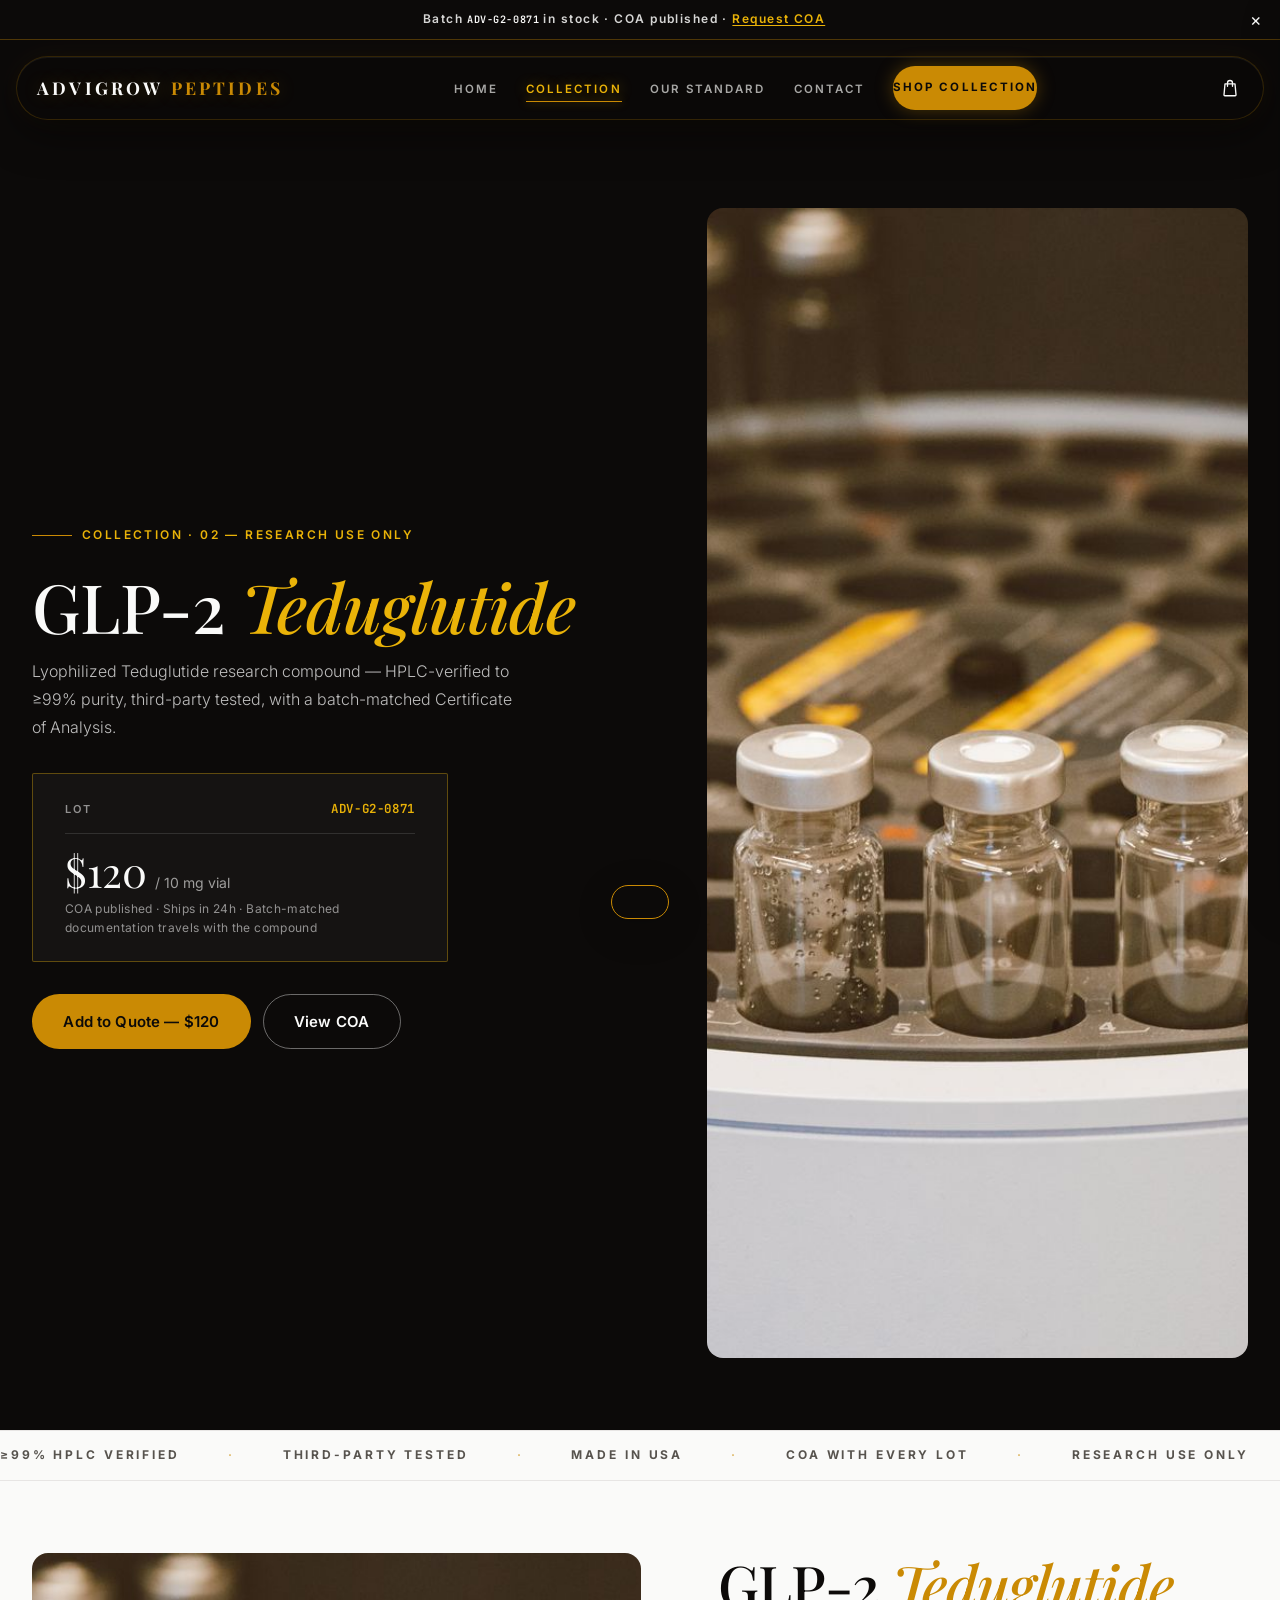
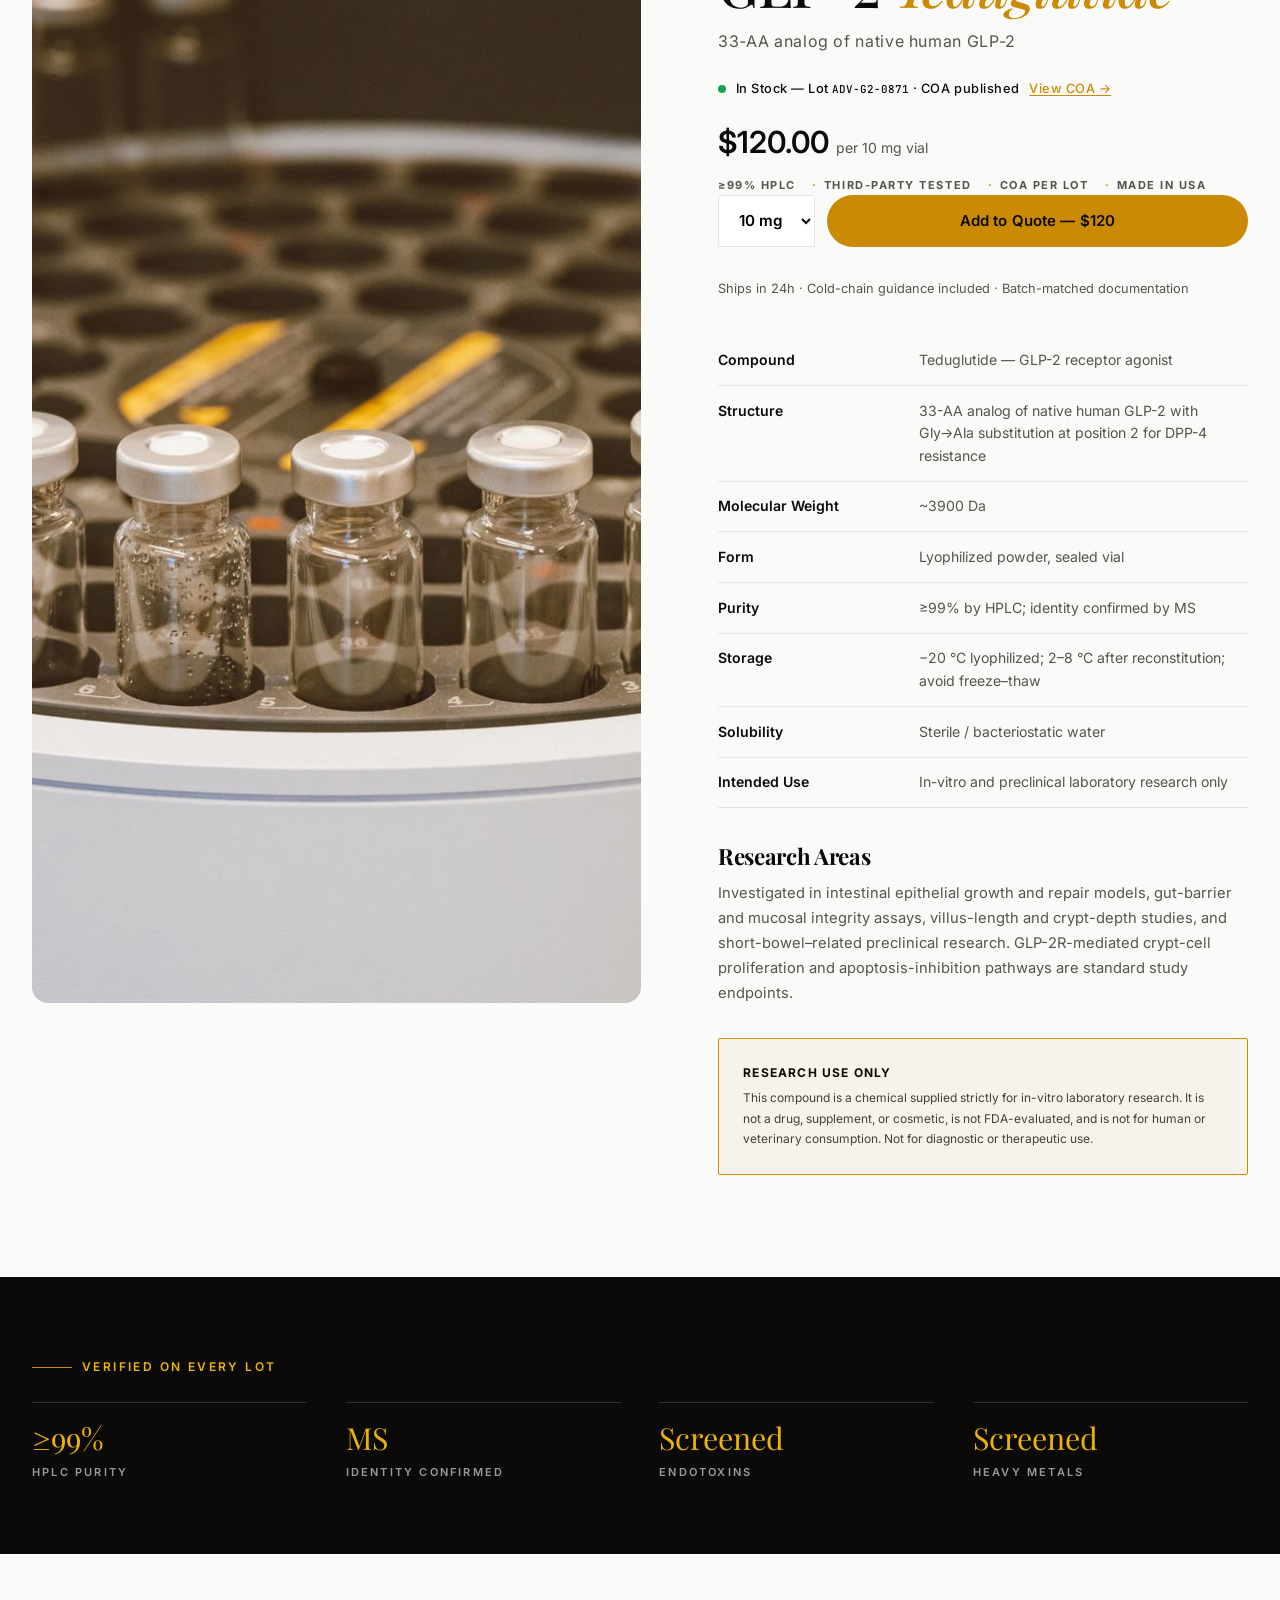
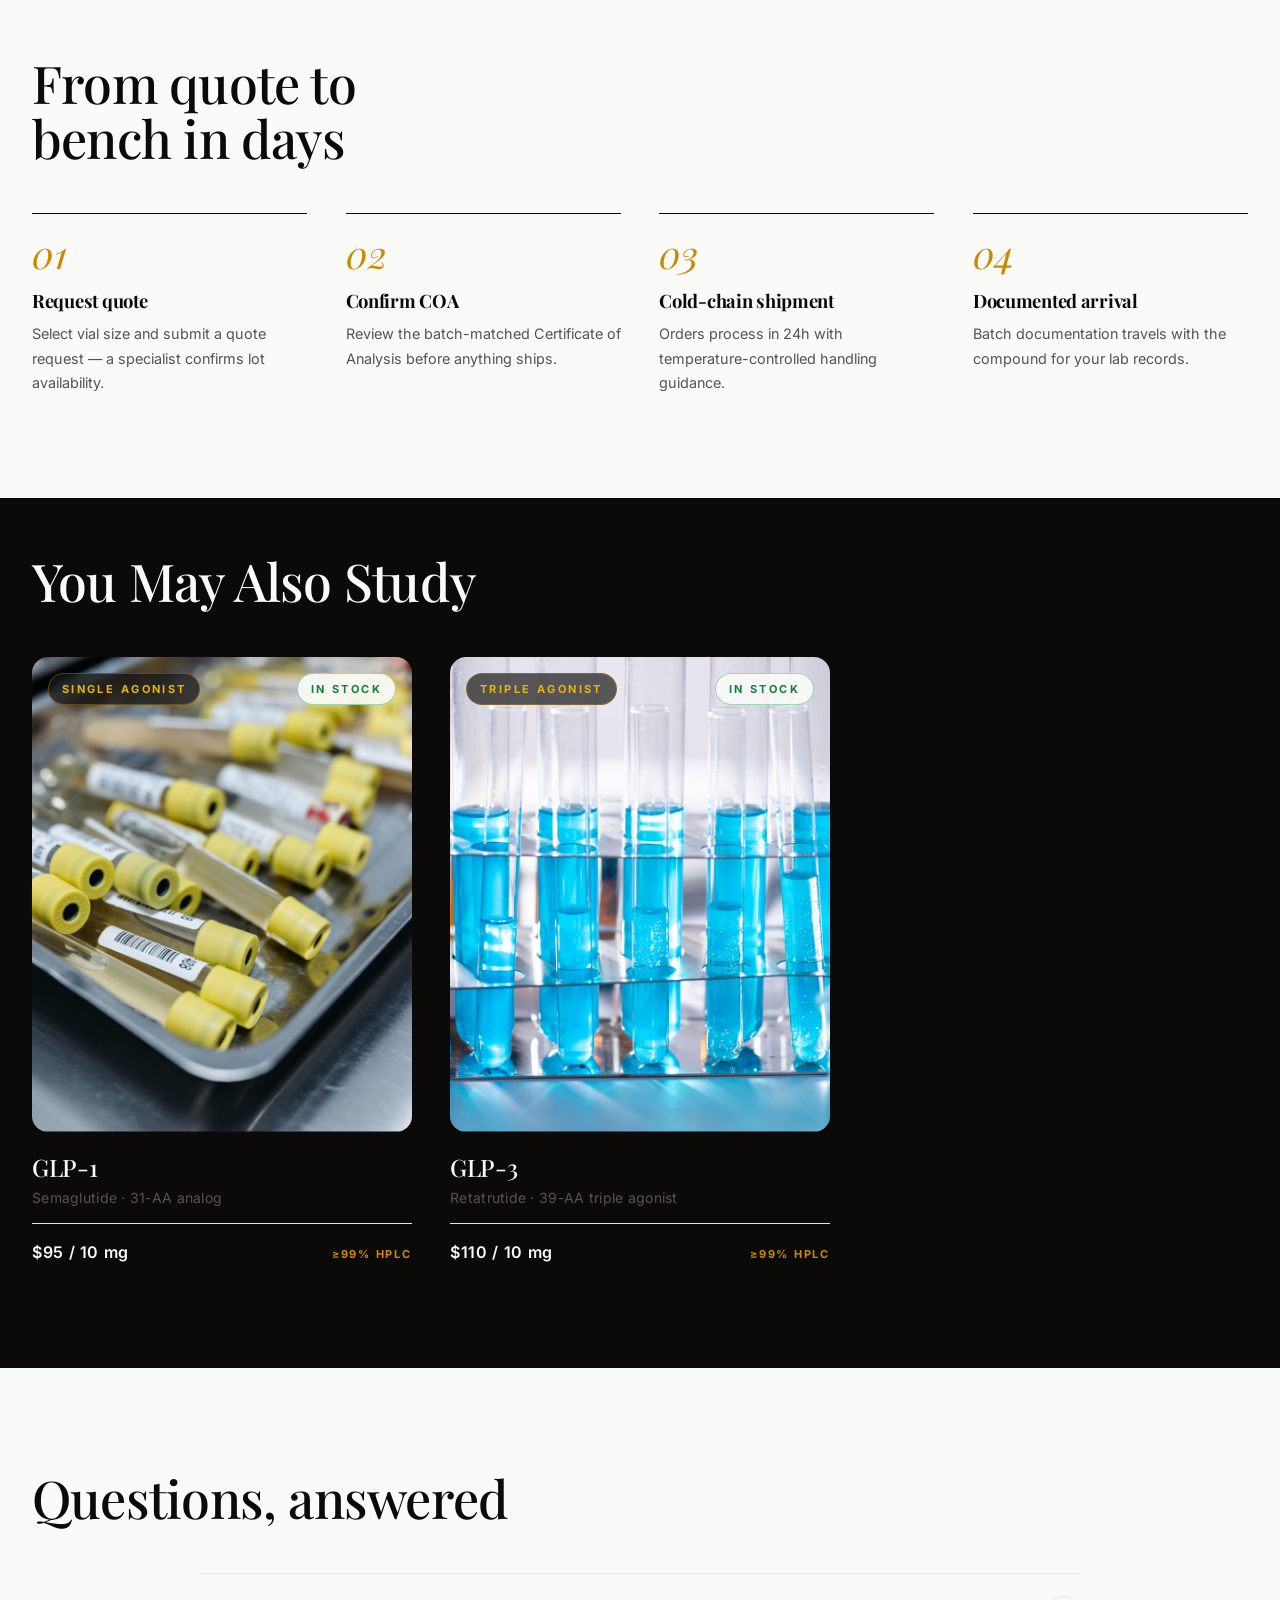
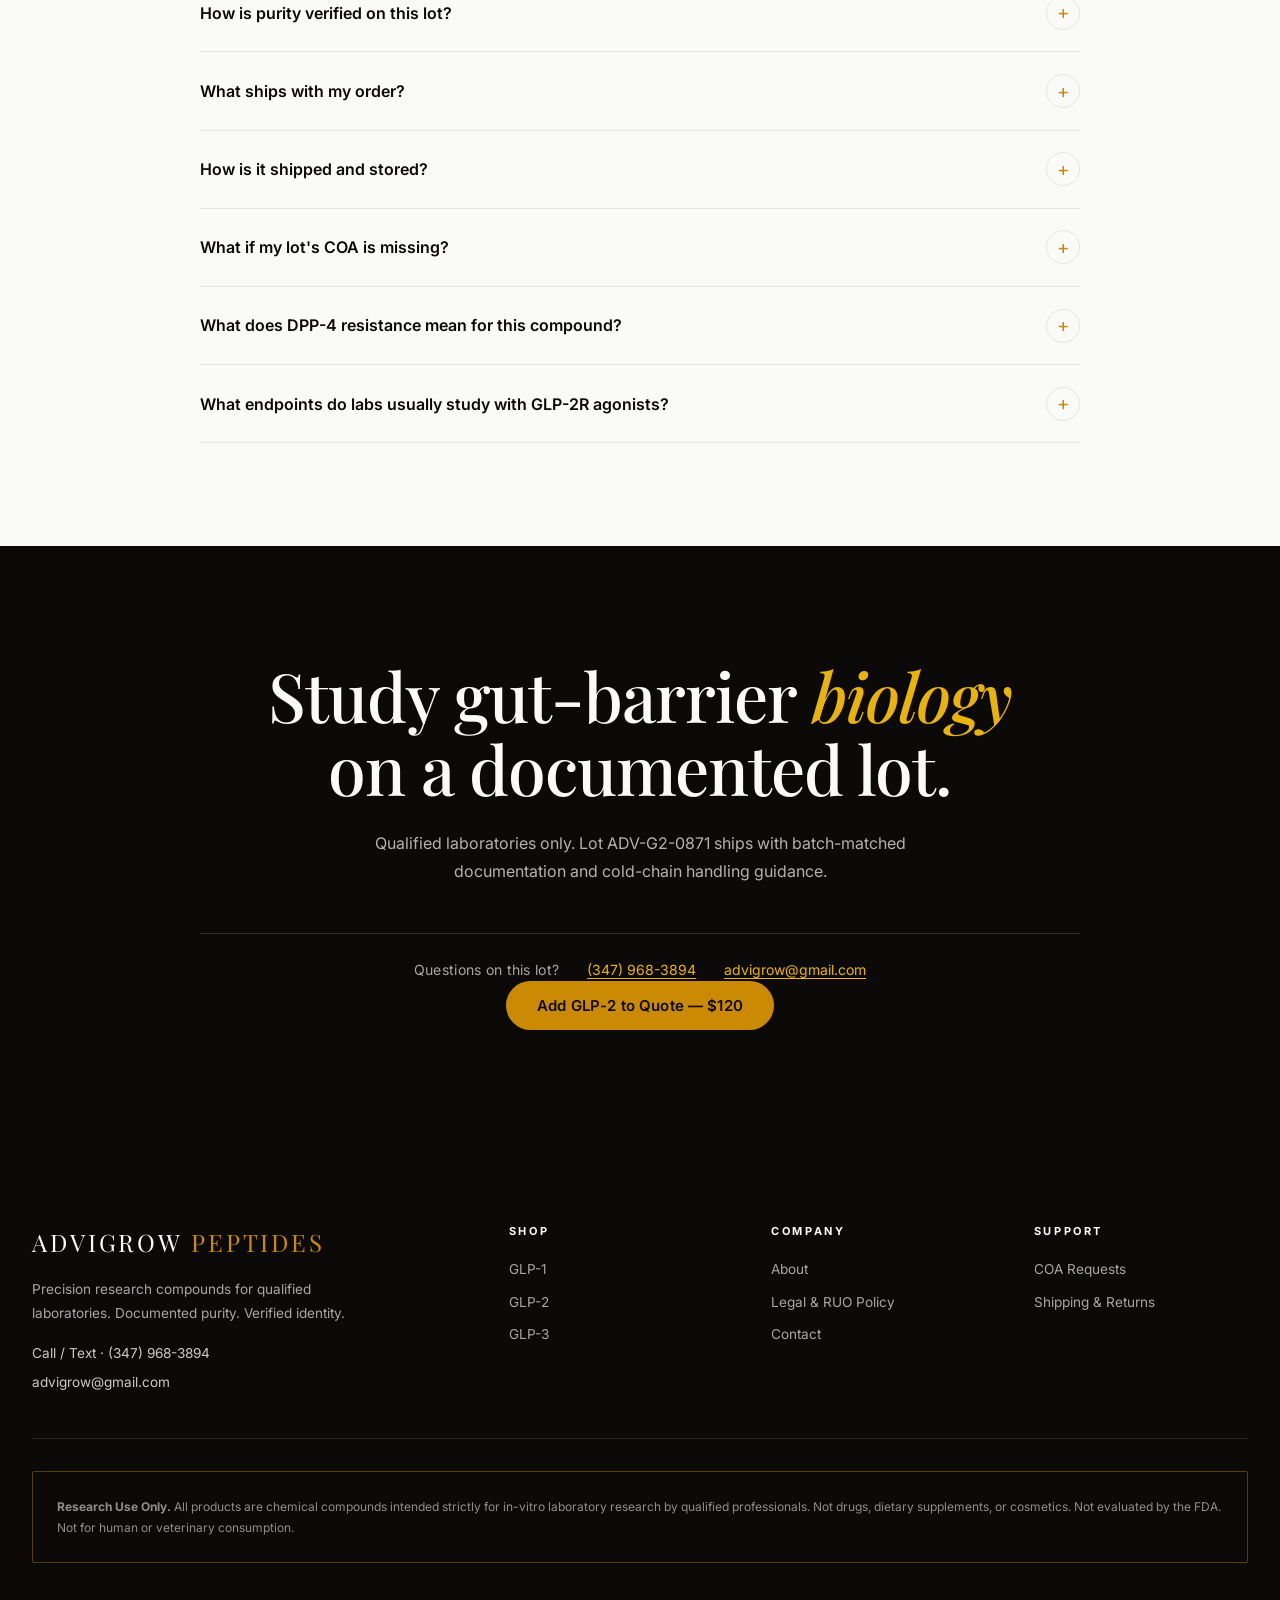
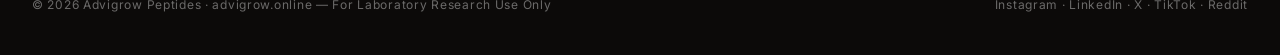
<file: product-glp2.html>
<!DOCTYPE html>
<html lang="en">
<head>
  <meta charset="UTF-8" />
  <meta name="viewport" content="width=device-width, initial-scale=1" />
  <title>GLP-2 Teduglutide — Advigrow Peptides</title>
  <meta name="description" content="GLP-2 (Teduglutide) research compound, 33-AA GLP-2R agonist. ≥99% HPLC purity, COA with every lot. For laboratory research use only." />
  <link rel="stylesheet" href="css/styles.css?v=2" />
</head>
<body class="has-promo">
  <div class="promo-bar" role="note">
    <p>Batch <span class="mono">ADV-G2-0871</span> in stock · COA published · <a href="contact.html">Request COA</a></p>
    <button class="promo-close" aria-label="Dismiss announcement">×</button>
  </div>
  <header class="site-nav">
    <a class="nav-logo" href="index.html">ADVIGROW<span> PEPTIDES</span></a>
    <nav aria-label="Primary">
      <ul class="nav-links">
        <li><a href="index.html">Home</a></li>
        <li><a href="products.html" aria-current="page">Collection</a></li>
        <li><a href="about.html">Our Standard</a></li>
        <li><a href="contact.html">Contact</a></li>
        <li><a class="nav-cta" href="products.html">Shop Collection</a></li>
      </ul>
    </nav>
    <div class="nav-actions">
      <button class="nav-cart" id="adv-cart-btn" aria-label="Open quote cart"></button>
      <button class="nav-burger" aria-label="Toggle menu" aria-expanded="false"><span></span></button>
    </div>
  </header>

  <section class="pd-hero">
    <div class="container pd-hero-grid">
      <div class="pd-hero-copy">
        <p class="kicker">Collection · 02 — Research Use Only</p>
        <h1>GLP-2 <em>Teduglutide</em></h1>
        <p class="pd-hero-sub">Lyophilized Teduglutide research compound — HPLC-verified to ≥99% purity, third-party tested, with a batch-matched Certificate of Analysis.</p>
        <a class="pd-price-card" href="contact.html">
          <div class="pd-price-card-row"><span>Lot</span><span class="mono">ADV-G2-0871</span></div>
          <div class="pd-price-card-main"><span class="big">$120</span><span class="per">/ 10 mg vial</span></div>
          <div class="pd-price-card-note">COA published · Ships in 24h · Batch-matched documentation travels with the compound</div>
        </a>
        <div class="pd-hero-ctas">
          <button class="btn btn-gold" data-cart-add-base="glp2" data-product="GLP-2 (Teduglutide)">Add to Quote — $120</button>
          <a class="btn btn-outline" href="contact.html">View COA</a>
        </div>
      </div>
      <div class="pd-hero-media">
        <img src="assets/img/glass-vials.jpg" alt="GLP-2 Teduglutide lyophilized research vials" width="1000" height="1150" />
      </div>
    </div>
  </section>

  <div class="marquee" aria-hidden="true">
    <div class="marquee-track">
      <span>≥99% HPLC Verified</span><span>Third-Party Tested</span><span>Made in USA</span><span>COA With Every Lot</span><span>Research Use Only</span>
      <span>≥99% HPLC Verified</span><span>Third-Party Tested</span><span>Made in USA</span><span>COA With Every Lot</span><span>Research Use Only</span>
    </div>
  </div>

  <main class="section">
    <div class="container pd-grid">
      <div class="pd-media reveal">
        <img src="assets/img/glass-vials.jpg" alt="GLP-2 Teduglutide lyophilized research vial" width="1000" height="1050" />
      </div>
      <div class="reveal" style="--reveal-delay:120ms">
        <h2 class="pd-title">GLP-2 <span class="serif" style="font-style:italic;color:var(--gold)">Teduglutide</span></h2>
        <p class="pd-sub">33-AA analog of native human GLP-2</p>
        <div class="stock-row">
          <span class="stock-dot" aria-hidden="true"></span>
          <span>In Stock — Lot <span class="mono">ADV-G2-0871</span> · COA published</span>
          <a href="contact.html">View COA →</a>
        </div>
        <div class="pd-price">$120.00 <small>per 10 mg vial</small></div>
        <div class="assurance-row">
          <span>≥99% HPLC</span><span>Third-Party Tested</span><span>COA Per Lot</span><span>Made in USA</span>
        </div>
        <div class="pd-form">
          <select class="qty" aria-label="Vial size" data-size-select="glp2">
            <option>5 mg</option><option selected>10 mg</option><option>20 mg</option>
          </select>
          <button class="btn btn-gold" style="flex:1" data-cart-add-base="glp2" data-product="GLP-2 (Teduglutide)">Add to Quote — $120</button>
        </div>
        <p class="lot-line">Ships in 24h · Cold-chain guidance included · Batch-matched documentation</p>

        <table class="spec-table">
          <tbody>
            <tr><th>Compound</th><td>Teduglutide — GLP-2 receptor agonist</td></tr>
            <tr><th>Structure</th><td>33-AA analog of native human GLP-2 with Gly→Ala substitution at position 2 for DPP-4 resistance</td></tr>
            <tr><th>Molecular Weight</th><td>~3900 Da</td></tr>
            <tr><th>Form</th><td>Lyophilized powder, sealed vial</td></tr>
            <tr><th>Purity</th><td>≥99% by HPLC; identity confirmed by MS</td></tr>
            <tr><th>Storage</th><td>−20 °C lyophilized; 2–8 °C after reconstitution; avoid freeze–thaw</td></tr>
            <tr><th>Solubility</th><td>Sterile / bacteriostatic water</td></tr>
            <tr><th>Intended Use</th><td>In-vitro and preclinical laboratory research only</td></tr>
          </tbody>
        </table>

        <h3 class="serif" style="font-size:1.4rem;margin-bottom:0.75rem">Research Areas</h3>
        <p style="color:var(--muted);font-size:0.92rem">Investigated in intestinal epithelial growth and repair models, gut-barrier and mucosal integrity assays, villus-length and crypt-depth studies, and short-bowel–related preclinical research. GLP-2R-mediated crypt-cell proliferation and apoptosis-inhibition pathways are standard study endpoints.</p>

        <div class="ruo-box" style="margin-top:2rem">
          <strong>Research Use Only</strong>
          This compound is a chemical supplied strictly for in-vitro laboratory research. It is not a drug, supplement, or cosmetic, is not FDA-evaluated, and is not for human or veterinary consumption. Not for diagnostic or therapeutic use.
        </div>
      </div>
    </div>
  </main>

  <section class="assay-strip">
    <div class="container">
      <p class="kicker reveal" style="color:var(--gold-bright)">Verified on every lot</p>
      <div class="assay-grid">
        <div class="assay-cell reveal"><div class="assay-value">≥99%</div><div class="assay-label">HPLC Purity</div></div>
        <div class="assay-cell reveal" style="--reveal-delay:120ms"><div class="assay-value">MS</div><div class="assay-label">Identity Confirmed</div></div>
        <div class="assay-cell reveal" style="--reveal-delay:240ms"><div class="assay-value">Screened</div><div class="assay-label">Endotoxins</div></div>
        <div class="assay-cell reveal" style="--reveal-delay:360ms"><div class="assay-value">Screened</div><div class="assay-label">Heavy Metals</div></div>
      </div>
    </div>
  </section>

  <section class="section fulfill">
    <div class="container">
      <div class="section-head reveal">
        <h2>From quote to bench in days</h2>
      </div>
      <div class="steps">
        <div class="step reveal"><div class="step-num">01</div><h3>Request quote</h3><p>Select vial size and submit a quote request — a specialist confirms lot availability.</p></div>
        <div class="step reveal" style="--reveal-delay:120ms"><div class="step-num">02</div><h3>Confirm COA</h3><p>Review the batch-matched Certificate of Analysis before anything ships.</p></div>
        <div class="step reveal" style="--reveal-delay:240ms"><div class="step-num">03</div><h3>Cold-chain shipment</h3><p>Orders process in 24h with temperature-controlled handling guidance.</p></div>
        <div class="step reveal" style="--reveal-delay:360ms"><div class="step-num">04</div><h3>Documented arrival</h3><p>Batch documentation travels with the compound for your lab records.</p></div>
      </div>
    </div>
  </section>

  <section class="section dark-section">
    <div class="container">
      <div class="section-head reveal">
        <h2>You May Also Study</h2>
      </div>
      <div class="product-grid">
        <a class="product-card reveal" href="product-glp1.html">
          <div class="card-media">
            <span class="card-flag">Single Agonist</span>
            <span class="card-stock">In Stock</span>
            <img src="assets/img/vial-tray.jpg" alt="GLP-1 Semaglutide research vial" loading="lazy" width="800" height="1000" />
            <span class="card-quick">View Compound</span>
          </div>
          <div class="card-meta"><h3>GLP-1</h3><p class="card-sub">Semaglutide · 31-AA analog</p><div class="card-row"><span class="card-price">$95 / 10 mg</span><span class="card-purity">≥99% HPLC</span></div></div>
        </a>
        <a class="product-card reveal" style="--reveal-delay:120ms" href="product-glp3.html">
          <div class="card-media">
            <span class="card-flag">Triple Agonist</span>
            <span class="card-stock">In Stock</span>
            <img src="assets/img/lab-scientist.jpg" alt="GLP-3 Retatrutide research vial" loading="lazy" width="800" height="1000" />
            <span class="card-quick">View Compound</span>
          </div>
          <div class="card-meta"><h3>GLP-3</h3><p class="card-sub">Retatrutide · 39-AA triple agonist</p><div class="card-row"><span class="card-price">$110 / 10 mg</span><span class="card-purity">≥99% HPLC</span></div></div>
        </a>
      </div>
    </div>
  </section>

  <section class="section">
    <div class="container">
      <div class="section-head reveal">
        <h2>Questions, answered</h2>
      </div>
      <div class="faq reveal">
        <div class="faq-item">
          <button class="faq-q" aria-expanded="false">How is purity verified on this lot?</button>
          <div class="faq-a"><div><p>Every lot is analyzed by HPLC for purity (≥99%) with identity confirmed by MS, screened for heavy metals and endotoxins, and released only after independent verification. The batch-matched COA ships with the compound — <a href="contact.html">request it here</a>.</p></div></div>
        </div>
        <div class="faq-item">
          <button class="faq-q" aria-expanded="false">What ships with my order?</button>
          <div class="faq-a"><div><p>Lyophilized powder in a sealed vial, batch-matched documentation (COA), and cold-chain handling guidance. Nothing more, nothing less.</p></div></div>
        </div>
        <div class="faq-item">
          <button class="faq-q" aria-expanded="false">How is it shipped and stored?</button>
          <div class="faq-a"><div><p>Orders process within 24 hours. Store lyophilized vials at −20&nbsp;°C; after reconstitution, keep at 2–8&nbsp;°C and avoid freeze–thaw cycles. Protect from light and moisture.</p></div></div>
        </div>
        <div class="faq-item">
          <button class="faq-q" aria-expanded="false">What if my lot's COA is missing?</button>
          <div class="faq-a"><div><p>Contact us with your lot number (this page: ADV-G2-0871) and we will reissue the COA within one business day. No lot ships without a published COA.</p></div></div>
        </div>
        <div class="faq-item">
          <button class="faq-q" aria-expanded="false">What does DPP-4 resistance mean for this compound?</button>
          <div class="faq-a"><div><p>Teduglutide carries a Gly→Ala substitution at position 2 of the 33-AA GLP-2 sequence, slowing DPP-4 cleavage relative to native GLP-2 — a standard design reference for GLP-2R assay work (~3900 Da).</p></div></div>
        </div>
        <div class="faq-item">
          <button class="faq-q" aria-expanded="false">What endpoints do labs usually study with GLP-2R agonists?</button>
          <div class="faq-a"><div><p>Common preclinical endpoints include crypt-cell proliferation, apoptosis inhibition, villus-length and crypt-depth morphometry, and gut-barrier integrity assays. Design all work under your institution's own validated protocols.</p></div></div>
        </div>
      </div>
    </div>
  </section>

  <section class="cta-band">
    <div class="container reveal">
      <h2>Study gut-barrier <em>biology</em> on a documented lot.</h2>
      <p>Qualified laboratories only. Lot ADV-G2-0871 ships with batch-matched documentation and cold-chain handling guidance.</p>

        <div class="contact-strip">
          <span>Questions on this lot?</span>
          <a href="tel:+13479683894">(347) 968-3894</a>
          <a href="mailto:advigrow@gmail.com">advigrow@gmail.com</a>
        </div>
      <button class="btn btn-gold" data-cart-add-base="glp2" data-product="GLP-2 (Teduglutide)">Add GLP-2 to Quote — $120</button>
    </div>
  </section>

  <footer class="site-footer">
    <div class="container">
      <div class="footer-grid">
        <div>
          <div class="footer-logo">ADVIGROW<span> PEPTIDES</span></div>
          <p>Precision research compounds for qualified laboratories. Documented purity. Verified identity.</p>
          <div class="footer-contact">
            <a href="tel:+13479683894">Call / Text · (347) 968-3894</a>
            <a href="mailto:advigrow@gmail.com">advigrow@gmail.com</a>
          </div>
        </div>
        <div class="footer-col">
          <h4>Shop</h4>
          <ul>
            <li><a href="product-glp1.html">GLP-1</a></li>
            <li><a href="product-glp2.html">GLP-2</a></li>
            <li><a href="product-glp3.html">GLP-3</a></li>
          </ul>
        </div>
        <div class="footer-col">
          <h4>Company</h4>
          <ul>
            <li><a href="about.html">About</a></li>
            <li><a href="legal.html">Legal &amp; RUO Policy</a></li>
            <li><a href="contact.html">Contact</a></li>
          </ul>
        </div>
        <div class="footer-col">
          <h4>Support</h4>
          <ul>
            <li><a href="contact.html">COA Requests</a></li>
            <li><a href="legal.html">Shipping &amp; Returns</a></li>
          </ul>
        </div>
      </div>
      <div class="footer-disclaimer">
        <strong>Research Use Only.</strong> All products are chemical compounds intended strictly for in-vitro laboratory research by qualified professionals. Not drugs, dietary supplements, or cosmetics. Not evaluated by the FDA. Not for human or veterinary consumption.
      </div>
      <div class="footer-bottom">
        <span>© 2026 Advigrow Peptides · advigrow.online — For Laboratory Research Use Only</span>
        <span id="social-links"><a href="https://www.instagram.com/advigrow/?utm_source=site&utm_medium=footer&utm_campaign=profile">Instagram</a> · <a href="https://www.linkedin.com/company/advigrowpeptides">LinkedIn</a> · <a href="https://x.com/advigrow">X</a> · <a href="https://www.tiktok.com/@advigrow">TikTok</a> · <a href="https://www.reddit.com/user/advigrow/">Reddit</a></span>
      </div>
    </div>
  </footer>

  <div class="toast" role="status" aria-live="polite"></div>
  <script src="js/main.js?v=2"></script>
  <script src="js/cart.js?v=2"></script>
  <script src="js/analytics.js?v=2"></script>
</body>
</html>
</file>
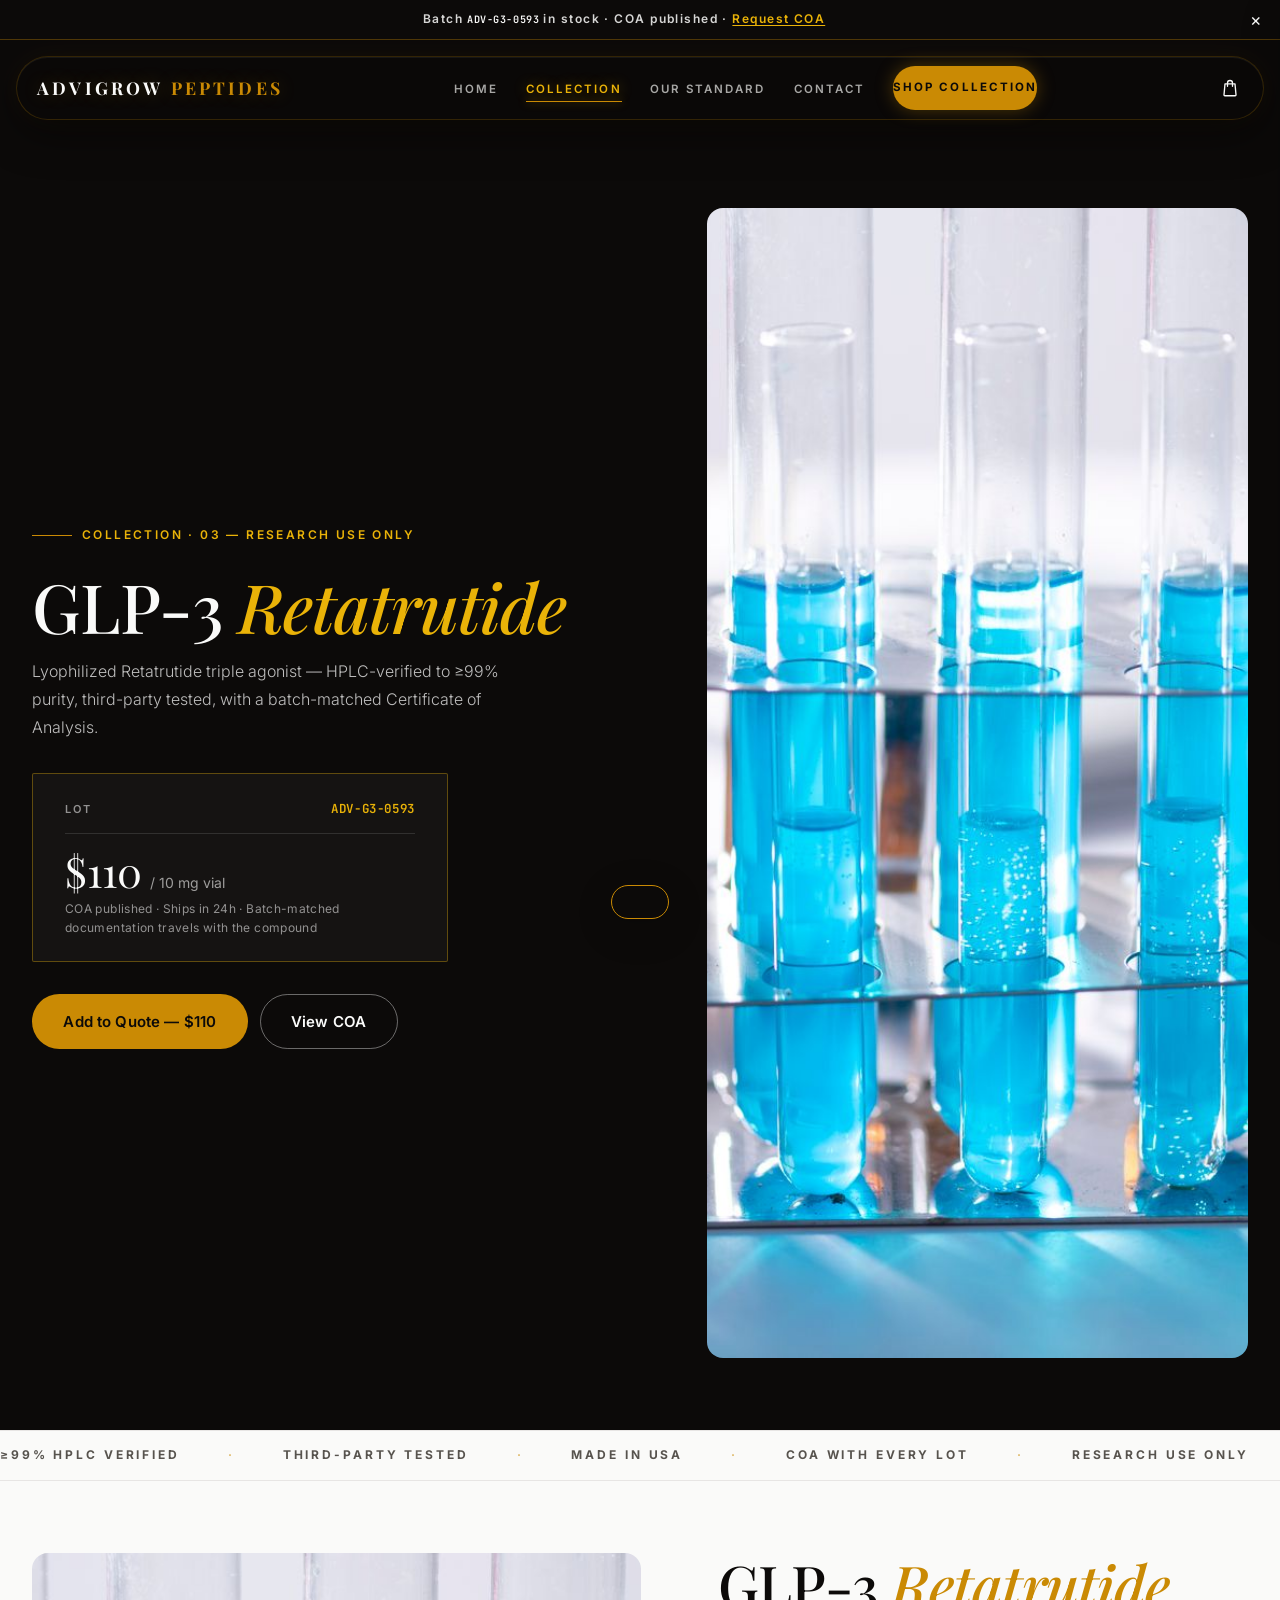
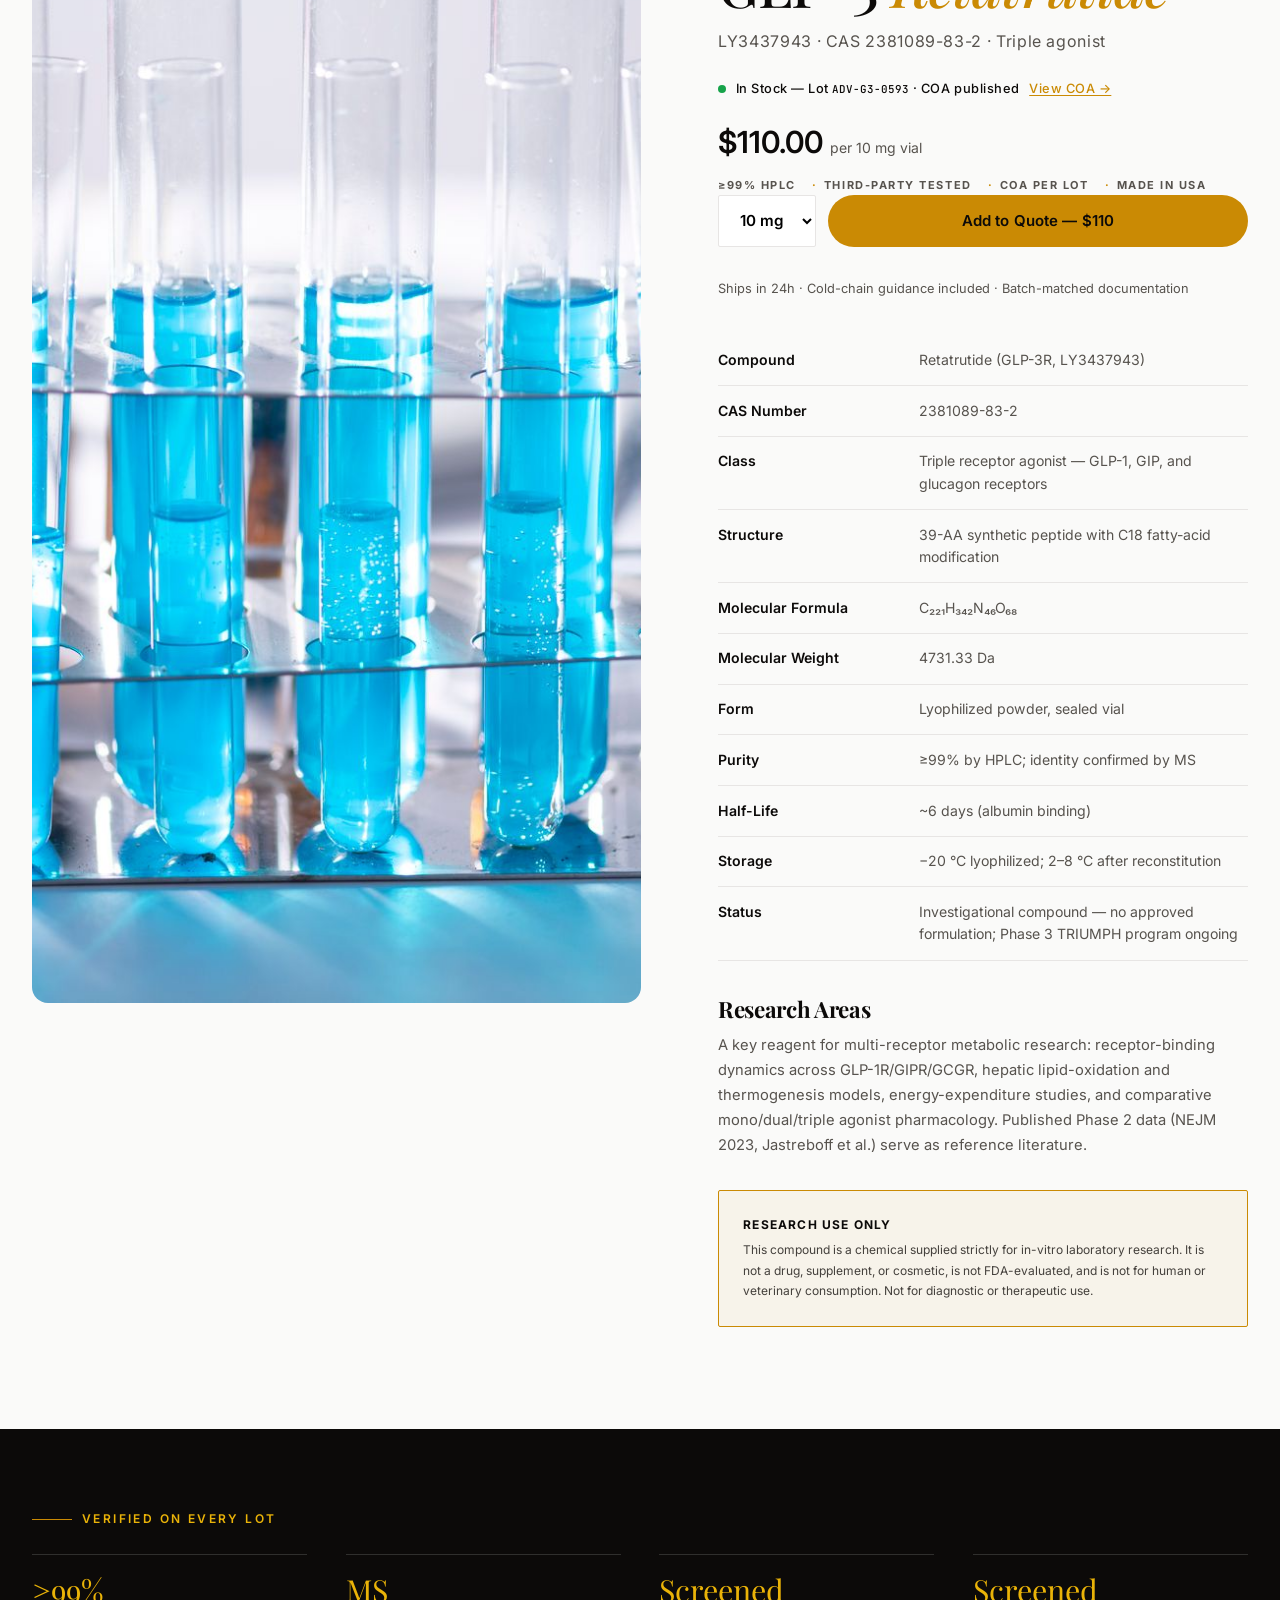
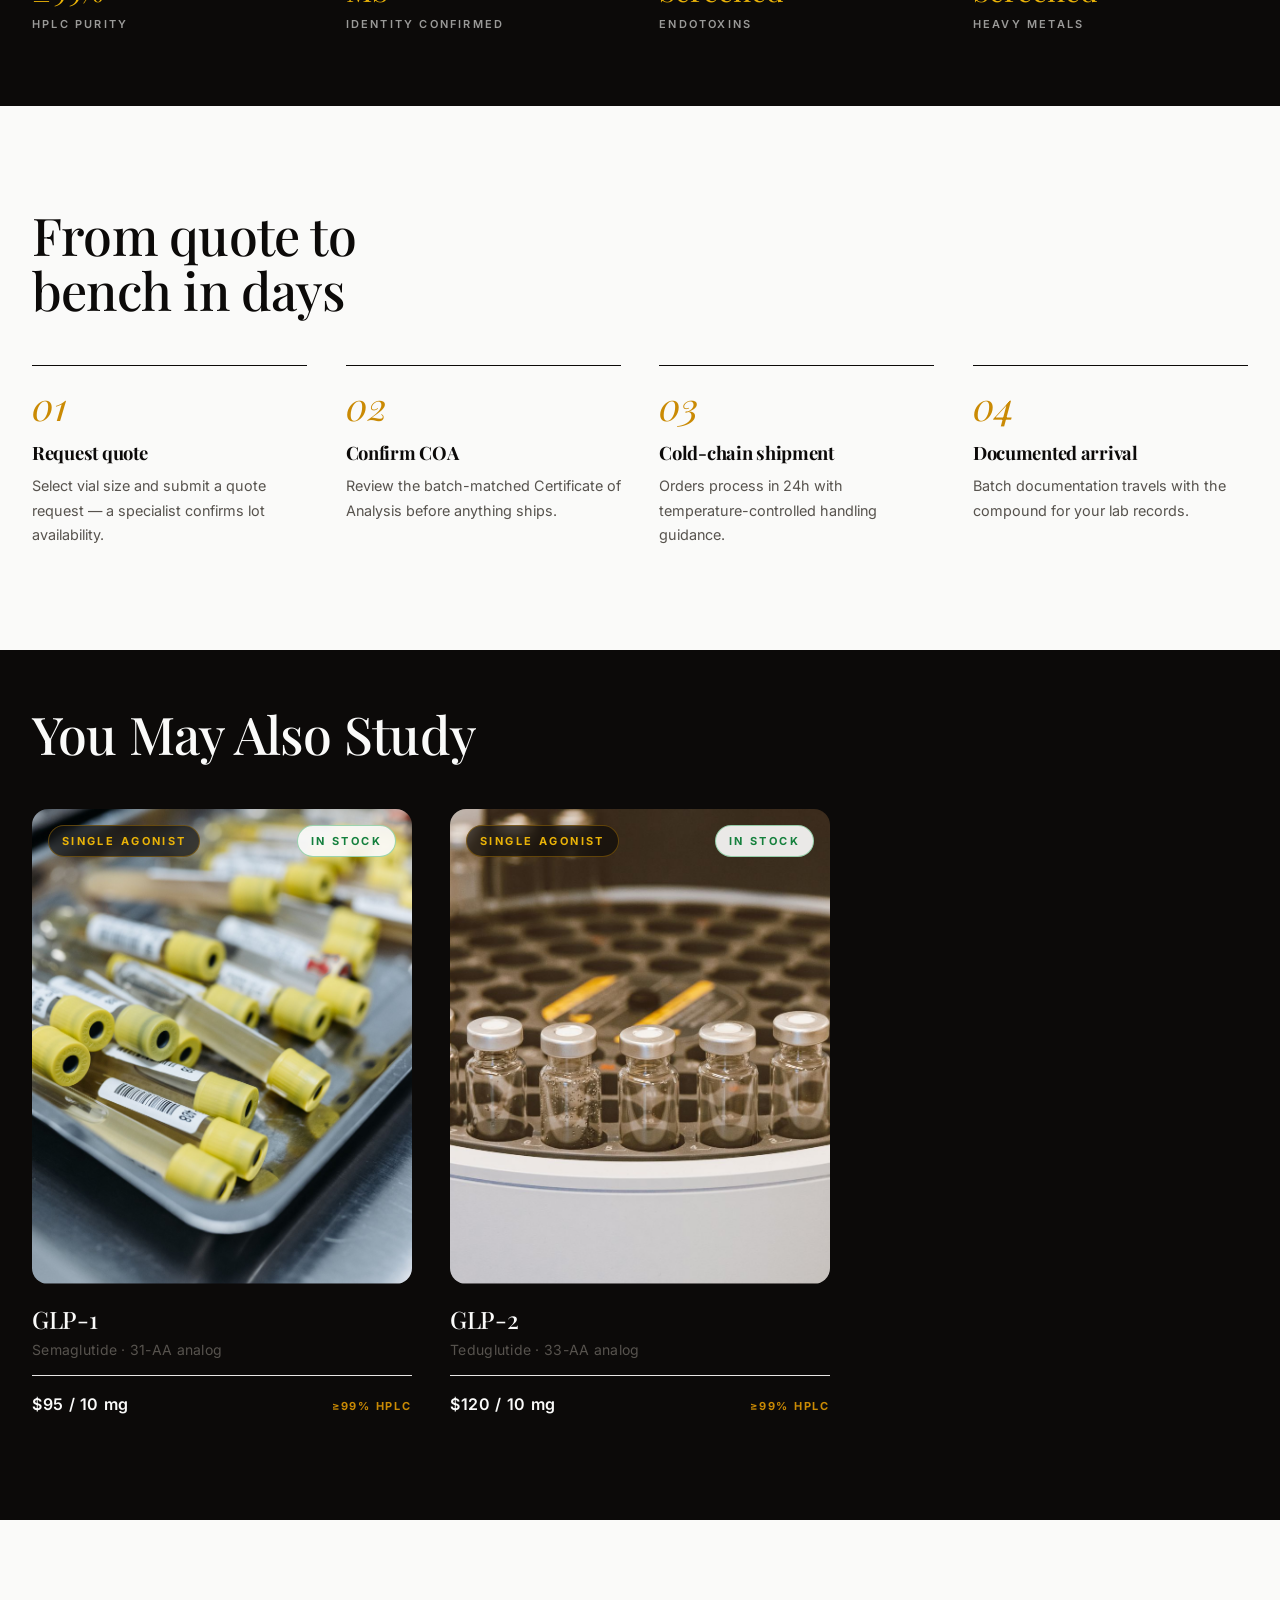
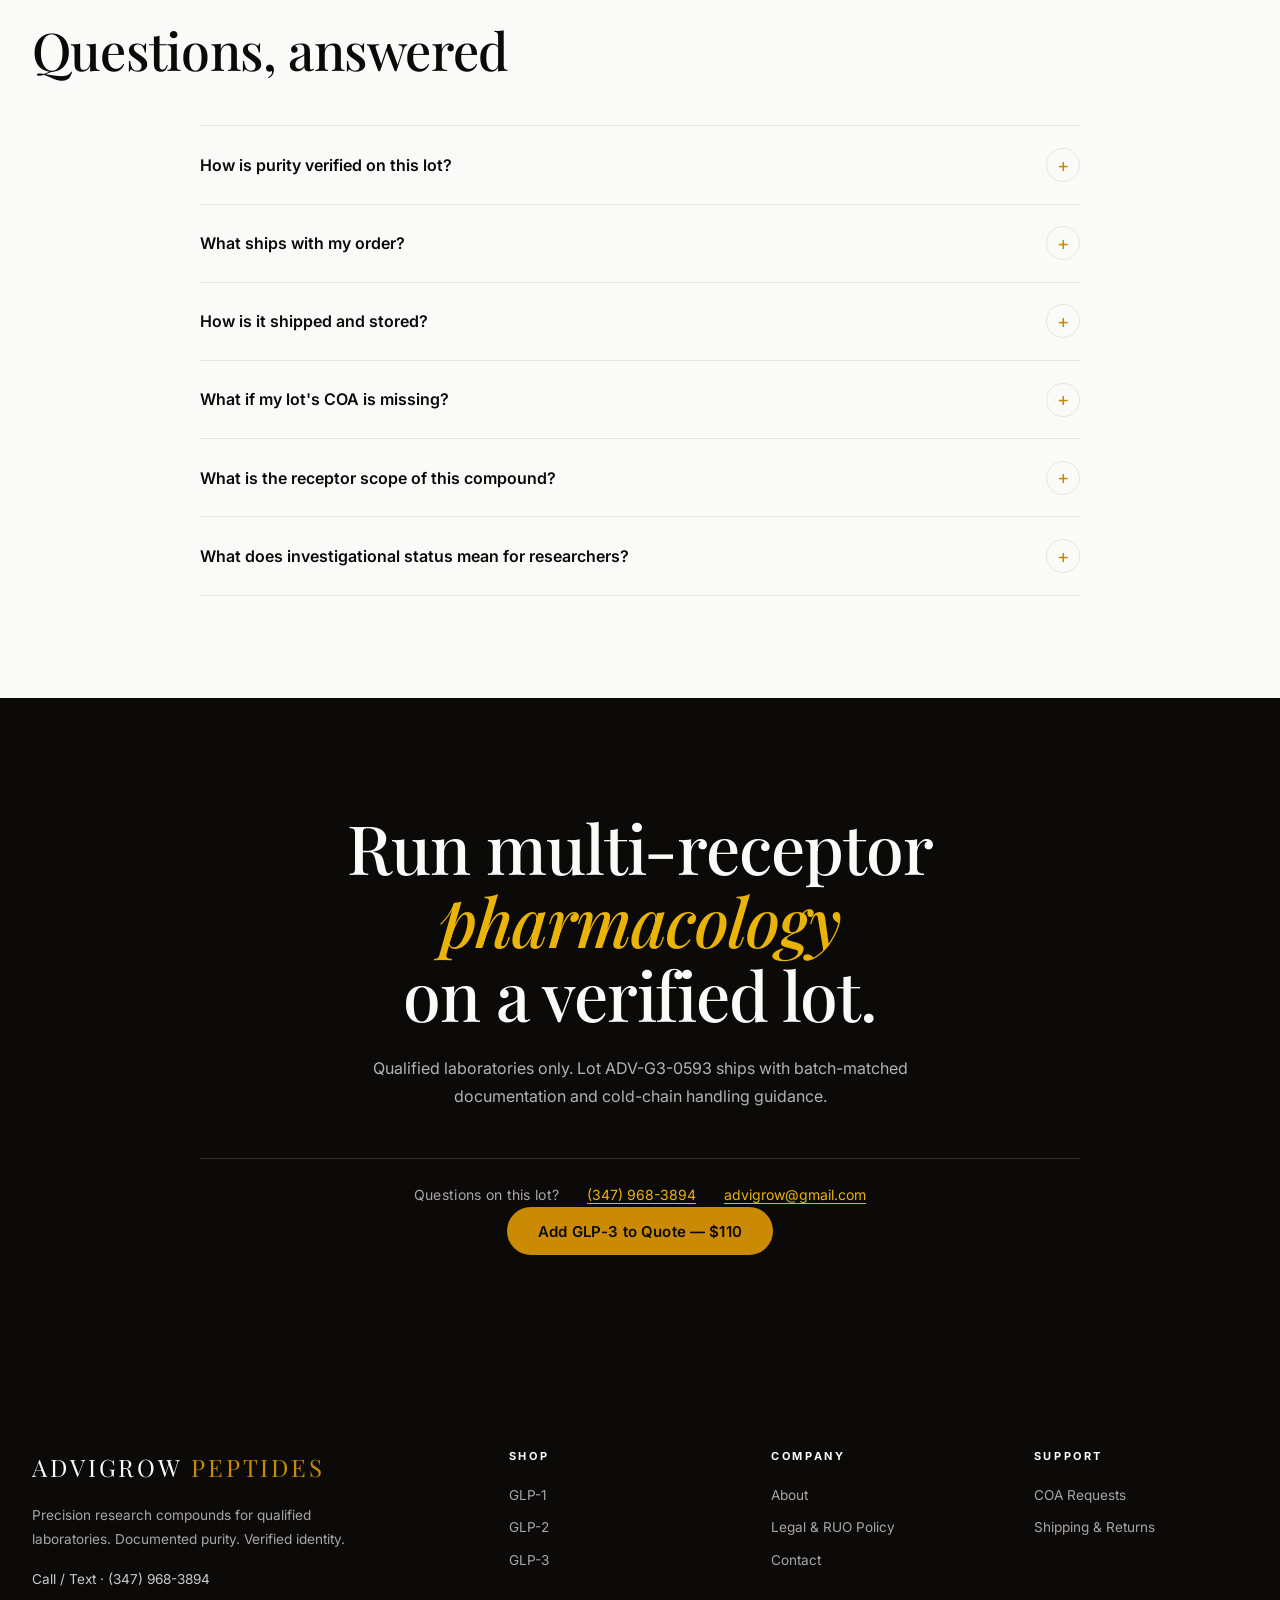
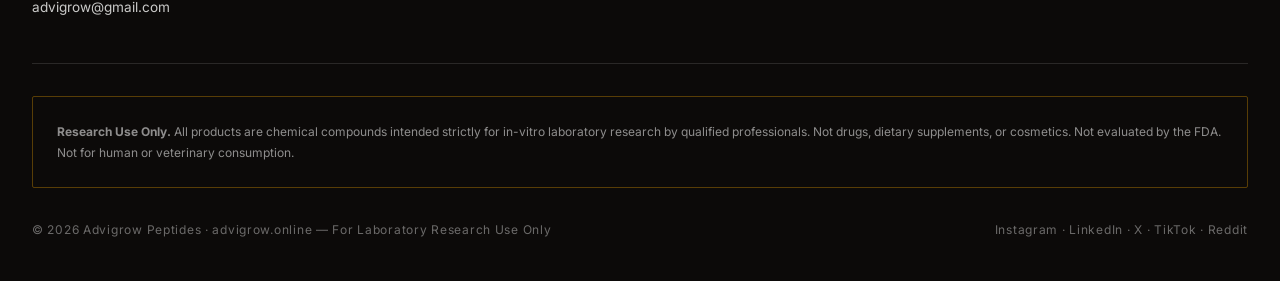
<file: product-glp3.html>
<!DOCTYPE html>
<html lang="en">
<head>
  <meta charset="UTF-8" />
  <meta name="viewport" content="width=device-width, initial-scale=1" />
  <title>GLP-3 Retatrutide — Advigrow Peptides</title>
  <meta name="description" content="GLP-3 (Retatrutide, LY3437943) triple agonist research compound, CAS 2381089-83-2. ≥99% HPLC purity. For laboratory research use only." />
  <link rel="stylesheet" href="css/styles.css?v=2" />
</head>
<body class="has-promo">
  <div class="promo-bar" role="note">
    <p>Batch <span class="mono">ADV-G3-0593</span> in stock · COA published · <a href="contact.html">Request COA</a></p>
    <button class="promo-close" aria-label="Dismiss announcement">×</button>
  </div>
  <header class="site-nav">
    <a class="nav-logo" href="index.html">ADVIGROW<span> PEPTIDES</span></a>
    <nav aria-label="Primary">
      <ul class="nav-links">
        <li><a href="index.html">Home</a></li>
        <li><a href="products.html" aria-current="page">Collection</a></li>
        <li><a href="about.html">Our Standard</a></li>
        <li><a href="contact.html">Contact</a></li>
        <li><a class="nav-cta" href="products.html">Shop Collection</a></li>
      </ul>
    </nav>
    <div class="nav-actions">
      <button class="nav-cart" id="adv-cart-btn" aria-label="Open quote cart"></button>
      <button class="nav-burger" aria-label="Toggle menu" aria-expanded="false"><span></span></button>
    </div>
  </header>

  <section class="pd-hero">
    <div class="container pd-hero-grid">
      <div class="pd-hero-copy">
        <p class="kicker">Collection · 03 — Research Use Only</p>
        <h1>GLP-3 <em>Retatrutide</em></h1>
        <p class="pd-hero-sub">Lyophilized Retatrutide triple agonist — HPLC-verified to ≥99% purity, third-party tested, with a batch-matched Certificate of Analysis.</p>
        <a class="pd-price-card" href="contact.html">
          <div class="pd-price-card-row"><span>Lot</span><span class="mono">ADV-G3-0593</span></div>
          <div class="pd-price-card-main"><span class="big">$110</span><span class="per">/ 10 mg vial</span></div>
          <div class="pd-price-card-note">COA published · Ships in 24h · Batch-matched documentation travels with the compound</div>
        </a>
        <div class="pd-hero-ctas">
          <button class="btn btn-gold" data-cart-add-base="glp3" data-product="GLP-3 (Retatrutide)">Add to Quote — $110</button>
          <a class="btn btn-outline" href="contact.html">View COA</a>
        </div>
      </div>
      <div class="pd-hero-media">
        <img src="assets/img/lab-scientist.jpg" alt="GLP-3 Retatrutide research laboratory" width="1000" height="1150" />
      </div>
    </div>
  </section>

  <div class="marquee" aria-hidden="true">
    <div class="marquee-track">
      <span>≥99% HPLC Verified</span><span>Third-Party Tested</span><span>Made in USA</span><span>COA With Every Lot</span><span>Research Use Only</span>
      <span>≥99% HPLC Verified</span><span>Third-Party Tested</span><span>Made in USA</span><span>COA With Every Lot</span><span>Research Use Only</span>
    </div>
  </div>

  <main class="section">
    <div class="container pd-grid">
      <div class="pd-media reveal">
        <img src="assets/img/lab-scientist.jpg" alt="GLP-3 Retatrutide lyophilized research vial" width="1000" height="1050" />
      </div>
      <div class="reveal" style="--reveal-delay:120ms">
        <h2 class="pd-title">GLP-3 <span class="serif" style="font-style:italic;color:var(--gold)">Retatrutide</span></h2>
        <p class="pd-sub">LY3437943 · CAS 2381089-83-2 · Triple agonist</p>
        <div class="stock-row">
          <span class="stock-dot" aria-hidden="true"></span>
          <span>In Stock — Lot <span class="mono">ADV-G3-0593</span> · COA published</span>
          <a href="contact.html">View COA →</a>
        </div>
        <div class="pd-price">$110.00 <small>per 10 mg vial</small></div>
        <div class="assurance-row">
          <span>≥99% HPLC</span><span>Third-Party Tested</span><span>COA Per Lot</span><span>Made in USA</span>
        </div>
        <div class="pd-form">
          <select class="qty" aria-label="Vial size" data-size-select="glp3">
            <option>5 mg</option><option selected>10 mg</option><option>20 mg</option><option>30 mg</option>
          </select>
          <button class="btn btn-gold" style="flex:1" data-cart-add-base="glp3" data-product="GLP-3 (Retatrutide)">Add to Quote — $110</button>
        </div>
        <p class="lot-line">Ships in 24h · Cold-chain guidance included · Batch-matched documentation</p>

        <table class="spec-table">
          <tbody>
            <tr><th>Compound</th><td>Retatrutide (GLP-3R, LY3437943)</td></tr>
            <tr><th>CAS Number</th><td>2381089-83-2</td></tr>
            <tr><th>Class</th><td>Triple receptor agonist — GLP-1, GIP, and glucagon receptors</td></tr>
            <tr><th>Structure</th><td>39-AA synthetic peptide with C18 fatty-acid modification</td></tr>
            <tr><th>Molecular Formula</th><td>C₂₂₁H₃₄₂N₄₆O₆₈</td></tr>
            <tr><th>Molecular Weight</th><td>4731.33 Da</td></tr>
            <tr><th>Form</th><td>Lyophilized powder, sealed vial</td></tr>
            <tr><th>Purity</th><td>≥99% by HPLC; identity confirmed by MS</td></tr>
            <tr><th>Half-Life</th><td>~6 days (albumin binding)</td></tr>
            <tr><th>Storage</th><td>−20 °C lyophilized; 2–8 °C after reconstitution</td></tr>
            <tr><th>Status</th><td>Investigational compound — no approved formulation; Phase 3 TRIUMPH program ongoing</td></tr>
          </tbody>
        </table>

        <h3 class="serif" style="font-size:1.4rem;margin-bottom:0.75rem">Research Areas</h3>
        <p style="color:var(--muted);font-size:0.92rem">A key reagent for multi-receptor metabolic research: receptor-binding dynamics across GLP-1R/GIPR/GCGR, hepatic lipid-oxidation and thermogenesis models, energy-expenditure studies, and comparative mono/dual/triple agonist pharmacology. Published Phase 2 data (NEJM 2023, Jastreboff et al.) serve as reference literature.</p>

        <div class="ruo-box" style="margin-top:2rem">
          <strong>Research Use Only</strong>
          This compound is a chemical supplied strictly for in-vitro laboratory research. It is not a drug, supplement, or cosmetic, is not FDA-evaluated, and is not for human or veterinary consumption. Not for diagnostic or therapeutic use.
        </div>
      </div>
    </div>
  </main>

  <section class="assay-strip">
    <div class="container">
      <p class="kicker reveal" style="color:var(--gold-bright)">Verified on every lot</p>
      <div class="assay-grid">
        <div class="assay-cell reveal"><div class="assay-value">≥99%</div><div class="assay-label">HPLC Purity</div></div>
        <div class="assay-cell reveal" style="--reveal-delay:120ms"><div class="assay-value">MS</div><div class="assay-label">Identity Confirmed</div></div>
        <div class="assay-cell reveal" style="--reveal-delay:240ms"><div class="assay-value">Screened</div><div class="assay-label">Endotoxins</div></div>
        <div class="assay-cell reveal" style="--reveal-delay:360ms"><div class="assay-value">Screened</div><div class="assay-label">Heavy Metals</div></div>
      </div>
    </div>
  </section>

  <section class="section fulfill">
    <div class="container">
      <div class="section-head reveal">
        <h2>From quote to bench in days</h2>
      </div>
      <div class="steps">
        <div class="step reveal"><div class="step-num">01</div><h3>Request quote</h3><p>Select vial size and submit a quote request — a specialist confirms lot availability.</p></div>
        <div class="step reveal" style="--reveal-delay:120ms"><div class="step-num">02</div><h3>Confirm COA</h3><p>Review the batch-matched Certificate of Analysis before anything ships.</p></div>
        <div class="step reveal" style="--reveal-delay:240ms"><div class="step-num">03</div><h3>Cold-chain shipment</h3><p>Orders process in 24h with temperature-controlled handling guidance.</p></div>
        <div class="step reveal" style="--reveal-delay:360ms"><div class="step-num">04</div><h3>Documented arrival</h3><p>Batch documentation travels with the compound for your lab records.</p></div>
      </div>
    </div>
  </section>

  <section class="section dark-section">
    <div class="container">
      <div class="section-head reveal">
        <h2>You May Also Study</h2>
      </div>
      <div class="product-grid">
        <a class="product-card reveal" href="product-glp1.html">
          <div class="card-media">
            <span class="card-flag">Single Agonist</span>
            <span class="card-stock">In Stock</span>
            <img src="assets/img/vial-tray.jpg" alt="GLP-1 Semaglutide research vial" loading="lazy" width="800" height="1000" />
            <span class="card-quick">View Compound</span>
          </div>
          <div class="card-meta"><h3>GLP-1</h3><p class="card-sub">Semaglutide · 31-AA analog</p><div class="card-row"><span class="card-price">$95 / 10 mg</span><span class="card-purity">≥99% HPLC</span></div></div>
        </a>
        <a class="product-card reveal" style="--reveal-delay:120ms" href="product-glp2.html">
          <div class="card-media">
            <span class="card-flag">Single Agonist</span>
            <span class="card-stock">In Stock</span>
            <img src="assets/img/glass-vials.jpg" alt="GLP-2 Teduglutide research vial" loading="lazy" width="800" height="1000" />
            <span class="card-quick">View Compound</span>
          </div>
          <div class="card-meta"><h3>GLP-2</h3><p class="card-sub">Teduglutide · 33-AA analog</p><div class="card-row"><span class="card-price">$120 / 10 mg</span><span class="card-purity">≥99% HPLC</span></div></div>
        </a>
      </div>
    </div>
  </section>

  <section class="section">
    <div class="container">
      <div class="section-head reveal">
        <h2>Questions, answered</h2>
      </div>
      <div class="faq reveal">
        <div class="faq-item">
          <button class="faq-q" aria-expanded="false">How is purity verified on this lot?</button>
          <div class="faq-a"><div><p>Every lot is analyzed by HPLC for purity (≥99%) with identity confirmed by MS, screened for heavy metals and endotoxins, and released only after independent verification. The batch-matched COA ships with the compound — <a href="contact.html">request it here</a>.</p></div></div>
        </div>
        <div class="faq-item">
          <button class="faq-q" aria-expanded="false">What ships with my order?</button>
          <div class="faq-a"><div><p>Lyophilized powder in a sealed vial, batch-matched documentation (COA), and cold-chain handling guidance. Nothing more, nothing less.</p></div></div>
        </div>
        <div class="faq-item">
          <button class="faq-q" aria-expanded="false">How is it shipped and stored?</button>
          <div class="faq-a"><div><p>Orders process within 24 hours. Store lyophilized vials at −20&nbsp;°C; after reconstitution, keep at 2–8&nbsp;°C. Protect from light and moisture.</p></div></div>
        </div>
        <div class="faq-item">
          <button class="faq-q" aria-expanded="false">What if my lot's COA is missing?</button>
          <div class="faq-a"><div><p>Contact us with your lot number (this page: ADV-G3-0593) and we will reissue the COA within one business day. No lot ships without a published COA.</p></div></div>
        </div>
        <div class="faq-item">
          <button class="faq-q" aria-expanded="false">What is the receptor scope of this compound?</button>
          <div class="faq-a"><div><p>Retatrutide (LY3437943, C₂₂₁H₃₄₂N₄₆O₆₈, 4731.33 Da) is a 39-AA synthetic peptide with C18 fatty-acid modification spanning GLP-1, GIP, and glucagon receptors — a key reagent for comparative mono/dual/triple agonist pharmacology.</p></div></div>
        </div>
        <div class="faq-item">
          <button class="faq-q" aria-expanded="false">What does investigational status mean for researchers?</button>
          <div class="faq-a"><div><p>There is no approved formulation; the Phase 3 TRIUMPH program is ongoing and published Phase 2 data (NEJM 2023, Jastreboff et al.) serve as reference literature. Supply is strictly for in-vitro laboratory research — not for human or veterinary use.</p></div></div>
        </div>
      </div>
    </div>
  </section>

  <section class="cta-band">
    <div class="container reveal">
      <h2>Run multi-receptor <em>pharmacology</em> on a verified lot.</h2>
      <p>Qualified laboratories only. Lot ADV-G3-0593 ships with batch-matched documentation and cold-chain handling guidance.</p>

        <div class="contact-strip">
          <span>Questions on this lot?</span>
          <a href="tel:+13479683894">(347) 968-3894</a>
          <a href="mailto:advigrow@gmail.com">advigrow@gmail.com</a>
        </div>
      <button class="btn btn-gold" data-cart-add-base="glp3" data-product="GLP-3 (Retatrutide)">Add GLP-3 to Quote — $110</button>
    </div>
  </section>

  <footer class="site-footer">
    <div class="container">
      <div class="footer-grid">
        <div>
          <div class="footer-logo">ADVIGROW<span> PEPTIDES</span></div>
          <p>Precision research compounds for qualified laboratories. Documented purity. Verified identity.</p>
          <div class="footer-contact">
            <a href="tel:+13479683894">Call / Text · (347) 968-3894</a>
            <a href="mailto:advigrow@gmail.com">advigrow@gmail.com</a>
          </div>
        </div>
        <div class="footer-col">
          <h4>Shop</h4>
          <ul>
            <li><a href="product-glp1.html">GLP-1</a></li>
            <li><a href="product-glp2.html">GLP-2</a></li>
            <li><a href="product-glp3.html">GLP-3</a></li>
          </ul>
        </div>
        <div class="footer-col">
          <h4>Company</h4>
          <ul>
            <li><a href="about.html">About</a></li>
            <li><a href="legal.html">Legal &amp; RUO Policy</a></li>
            <li><a href="contact.html">Contact</a></li>
          </ul>
        </div>
        <div class="footer-col">
          <h4>Support</h4>
          <ul>
            <li><a href="contact.html">COA Requests</a></li>
            <li><a href="legal.html">Shipping &amp; Returns</a></li>
          </ul>
        </div>
      </div>
      <div class="footer-disclaimer">
        <strong>Research Use Only.</strong> All products are chemical compounds intended strictly for in-vitro laboratory research by qualified professionals. Not drugs, dietary supplements, or cosmetics. Not evaluated by the FDA. Not for human or veterinary consumption.
      </div>
      <div class="footer-bottom">
        <span>© 2026 Advigrow Peptides · advigrow.online — For Laboratory Research Use Only</span>
        <span id="social-links"><a href="https://www.instagram.com/advigrow/?utm_source=site&utm_medium=footer&utm_campaign=profile">Instagram</a> · <a href="https://www.linkedin.com/company/advigrowpeptides">LinkedIn</a> · <a href="https://x.com/advigrow">X</a> · <a href="https://www.tiktok.com/@advigrow">TikTok</a> · <a href="https://www.reddit.com/user/advigrow/">Reddit</a></span>
      </div>
    </div>
  </footer>

  <div class="toast" role="status" aria-live="polite"></div>
  <script src="js/main.js?v=2"></script>
  <script src="js/cart.js?v=2"></script>
  <script src="js/analytics.js?v=2"></script>
</body>
</html>
</file>
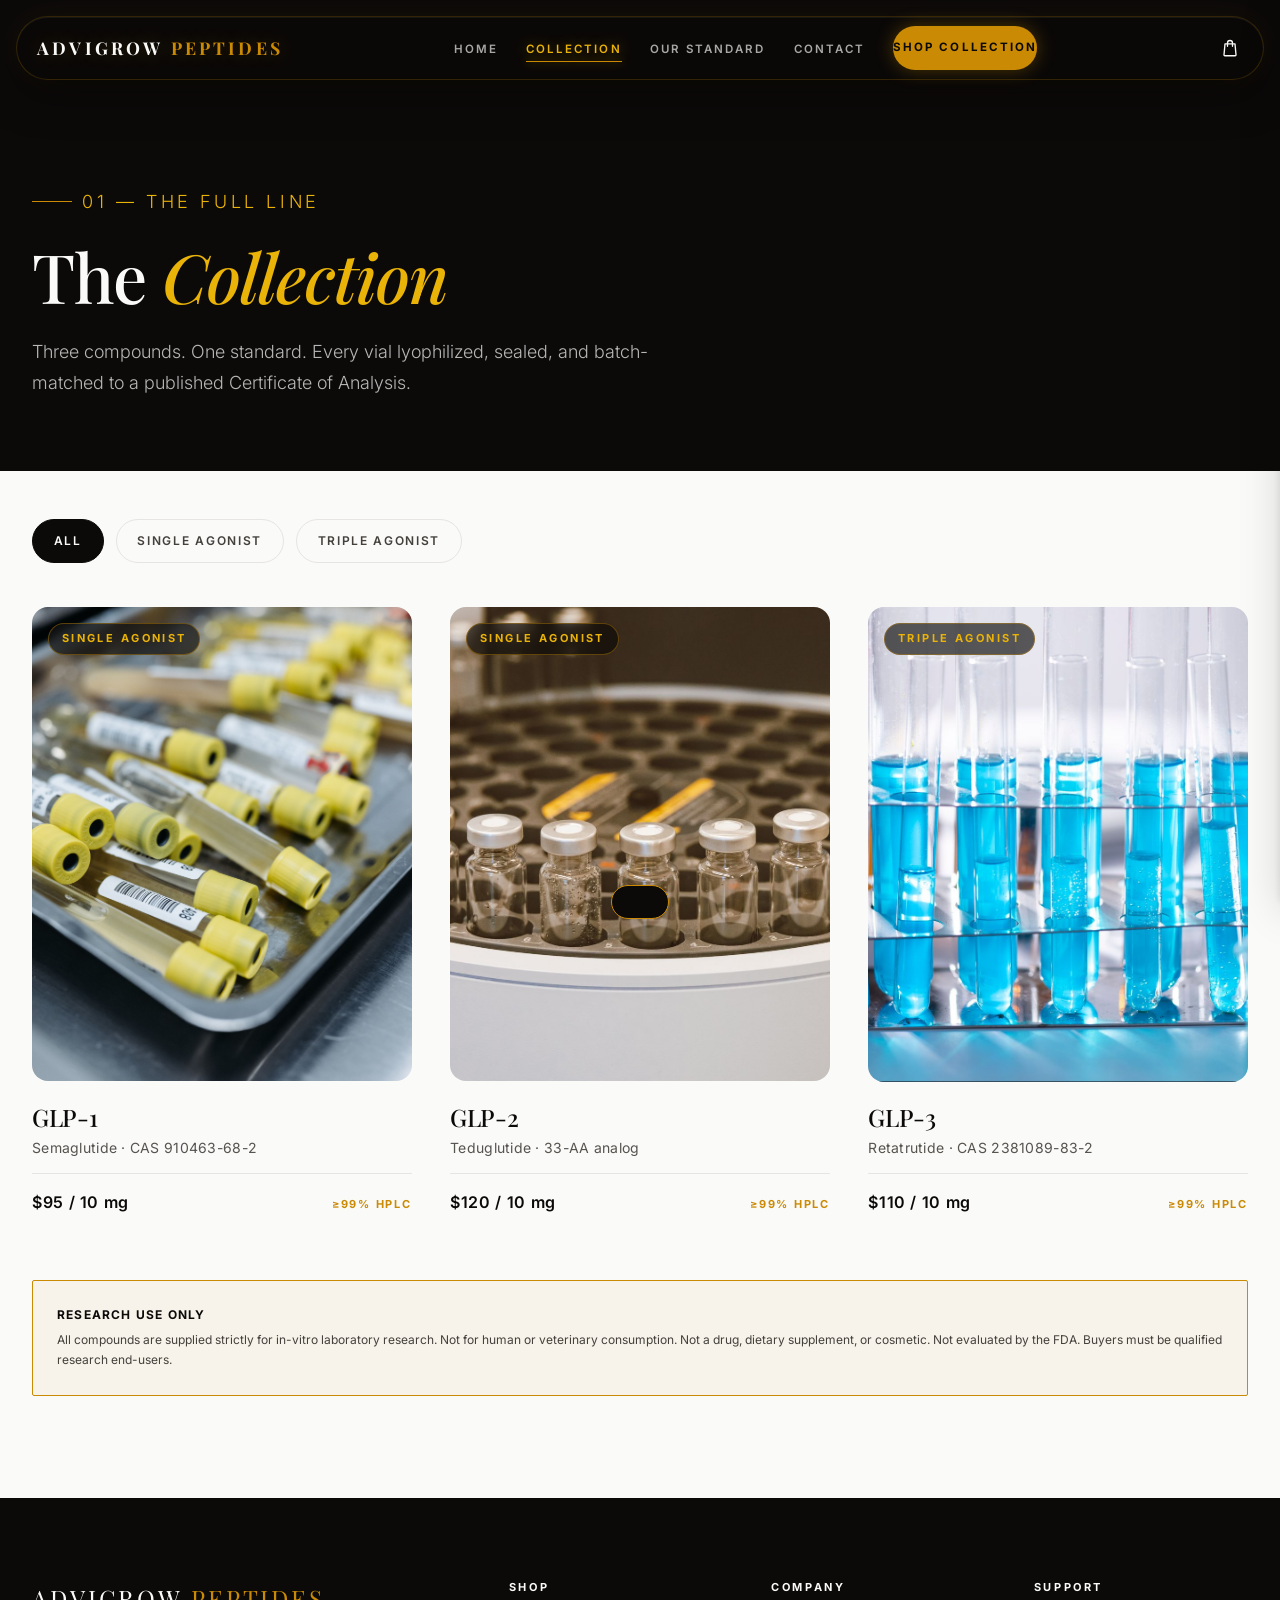
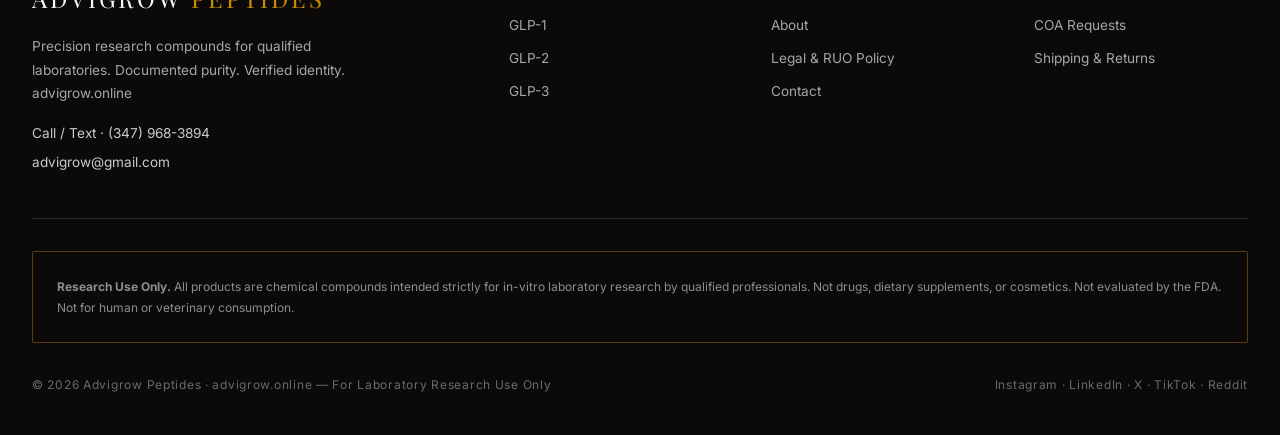
<file: products.html>
<!DOCTYPE html>
<html lang="en">
<head>
  <meta charset="UTF-8" />
  <meta name="viewport" content="width=device-width, initial-scale=1" />
  <title>The Collection — Advigrow Peptides</title>
  <meta name="description" content="Browse GLP-class research compounds: GLP-1, GLP-2, GLP-3. ≥99% HPLC purity, third-party tested. Research use only." />
  <link rel="stylesheet" href="css/styles.css?v=2" />
</head>
<body>
  <header class="site-nav">
    <a class="nav-logo" href="index.html">ADVIGROW<span> PEPTIDES</span></a>
    <nav aria-label="Primary">
      <ul class="nav-links">
        <li><a href="index.html">Home</a></li>
        <li><a href="products.html" aria-current="page">Collection</a></li>
        <li><a href="about.html">Our Standard</a></li>
        <li><a href="contact.html">Contact</a></li>
        <li><a class="nav-cta" href="products.html">Shop Collection</a></li>
      </ul>
    </nav>
    <div class="nav-actions">
      <button class="nav-cart" id="adv-cart-btn" aria-label="Open quote cart"></button>
      <button class="nav-burger" aria-label="Toggle menu" aria-expanded="false"><span></span></button>
    </div>
  </header>

  <section class="page-hero">
    <div class="container">
      <p class="kicker" style="color:var(--gold-bright)">01 — The Full Line</p>
      <h1>The <em>Collection</em></h1>
      <p>Three compounds. One standard. Every vial lyophilized, sealed, and batch-matched to a published Certificate of Analysis.</p>
    </div>
  </section>

  <main class="section">
    <div class="container">
      <div class="filter-row" role="group" aria-label="Filter products">
        <button class="chip active" data-filter="all">All</button>
        <button class="chip" data-filter="single">Single Agonist</button>
        <button class="chip" data-filter="triple">Triple Agonist</button>
      </div>

      <div class="product-grid">
        <a class="product-card reveal" href="product-glp1.html" data-category="single">
          <div class="card-media">
            <span class="card-flag">Single Agonist</span>
            <img src="assets/img/vial-tray.jpg" alt="GLP-1 Semaglutide research vial" loading="lazy" width="800" height="1000" />
            <span class="card-quick">View Compound</span>
          </div>
          <div class="card-meta">
            <h3>GLP-1</h3>
            <p class="card-sub">Semaglutide · CAS 910463-68-2</p>
            <div class="card-row">
              <span class="card-price">$95 / 10 mg</span>
              <span class="card-purity">≥99% HPLC</span>
            </div>
          </div>
        </a>

        <a class="product-card reveal" style="--reveal-delay:120ms" href="product-glp2.html" data-category="single">
          <div class="card-media">
            <span class="card-flag">Single Agonist</span>
            <img src="assets/img/glass-vials.jpg" alt="GLP-2 Teduglutide research vial" loading="lazy" width="800" height="1000" />
            <span class="card-quick">View Compound</span>
          </div>
          <div class="card-meta">
            <h3>GLP-2</h3>
            <p class="card-sub">Teduglutide · 33-AA analog</p>
            <div class="card-row">
              <span class="card-price">$120 / 10 mg</span>
              <span class="card-purity">≥99% HPLC</span>
            </div>
          </div>
        </a>

        <a class="product-card reveal" style="--reveal-delay:240ms" href="product-glp3.html" data-category="triple">
          <div class="card-media">
            <span class="card-flag">Triple Agonist</span>
            <img src="assets/img/lab-scientist.jpg" alt="GLP-3 Retatrutide research vial" loading="lazy" width="800" height="1000" />
            <span class="card-quick">View Compound</span>
          </div>
          <div class="card-meta">
            <h3>GLP-3</h3>
            <p class="card-sub">Retatrutide · CAS 2381089-83-2</p>
            <div class="card-row">
              <span class="card-price">$110 / 10 mg</span>
              <span class="card-purity">≥99% HPLC</span>
            </div>
          </div>
        </a>
      </div>

      <div class="ruo-box reveal" style="margin-top:4rem">
        <strong>Research Use Only</strong>
        All compounds are supplied strictly for in-vitro laboratory research. Not for human or veterinary consumption. Not a drug, dietary supplement, or cosmetic. Not evaluated by the FDA. Buyers must be qualified research end-users.
      </div>
    </div>
  </main>

  <footer class="site-footer">
    <div class="container">
      <div class="footer-grid">
        <div>
          <div class="footer-logo">ADVIGROW<span> PEPTIDES</span></div>
          <p>Precision research compounds for qualified laboratories. Documented purity. Verified identity. advigrow.online</p>
          <div class="footer-contact">
            <a href="tel:+13479683894">Call / Text · (347) 968-3894</a>
            <a href="mailto:advigrow@gmail.com">advigrow@gmail.com</a>
          </div>
        </div>
        <div class="footer-col">
          <h4>Shop</h4>
          <ul>
            <li><a href="product-glp1.html">GLP-1</a></li>
            <li><a href="product-glp2.html">GLP-2</a></li>
            <li><a href="product-glp3.html">GLP-3</a></li>
          </ul>
        </div>
        <div class="footer-col">
          <h4>Company</h4>
          <ul>
            <li><a href="about.html">About</a></li>
            <li><a href="legal.html">Legal &amp; RUO Policy</a></li>
            <li><a href="contact.html">Contact</a></li>
          </ul>
        </div>
        <div class="footer-col">
          <h4>Support</h4>
          <ul>
            <li><a href="contact.html">COA Requests</a></li>
            <li><a href="legal.html">Shipping &amp; Returns</a></li>
          </ul>
        </div>
      </div>
      <div class="footer-disclaimer">
        <strong>Research Use Only.</strong> All products are chemical compounds intended strictly for in-vitro laboratory research by qualified professionals. Not drugs, dietary supplements, or cosmetics. Not evaluated by the FDA. Not for human or veterinary consumption.
      </div>
      <div class="footer-bottom">
        <span>© 2026 Advigrow Peptides · advigrow.online — For Laboratory Research Use Only</span>
        <span id="social-links"><a href="https://www.instagram.com/advigrow/?utm_source=site&utm_medium=footer&utm_campaign=profile">Instagram</a> · <a href="https://www.linkedin.com/company/advigrowpeptides">LinkedIn</a> · <a href="https://x.com/advigrow">X</a> · <a href="https://www.tiktok.com/@advigrow">TikTok</a> · <a href="https://www.reddit.com/user/advigrow/">Reddit</a></span>
      </div>
    </div>
  </footer>

  <div class="toast" role="status" aria-live="polite"></div>
  <script src="js/main.js?v=2"></script>
  <script src="js/cart.js?v=2"></script>
  <script src="js/analytics.js?v=2"></script>
</body>
</html>
</file>
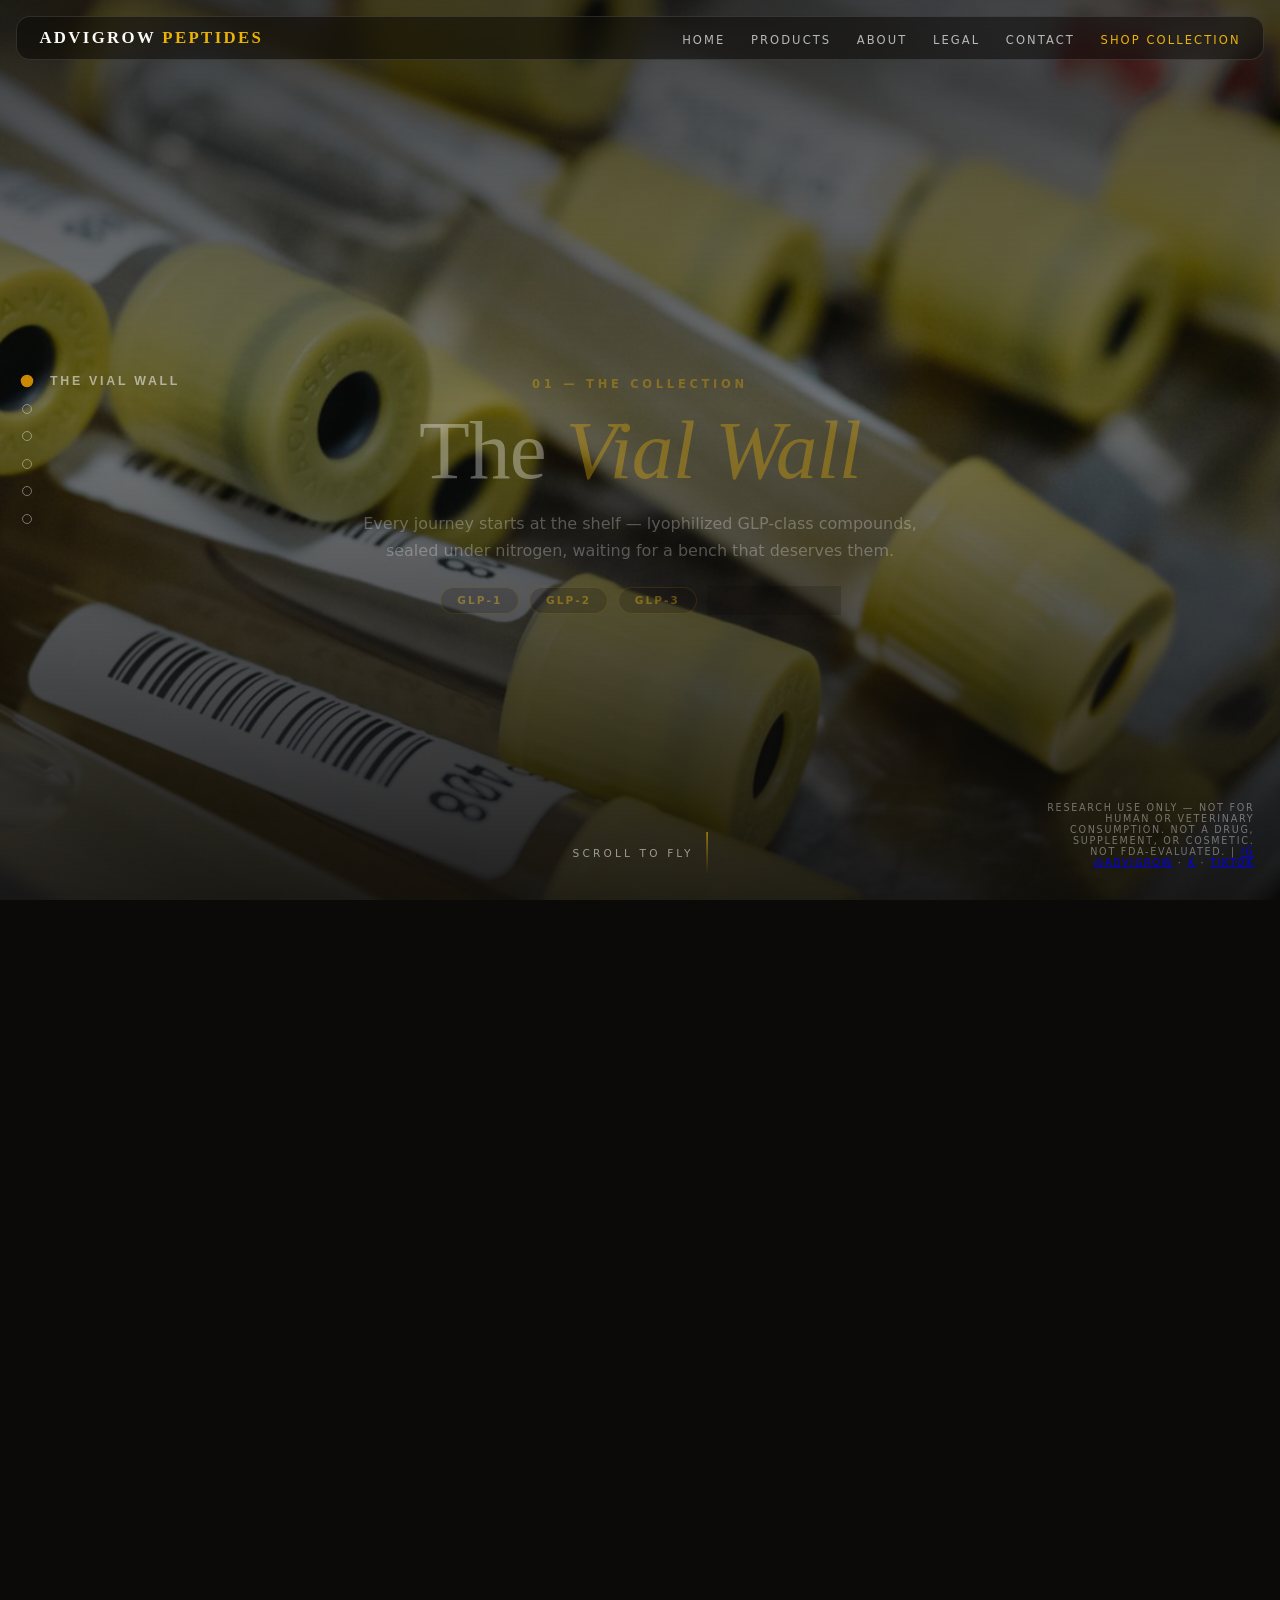
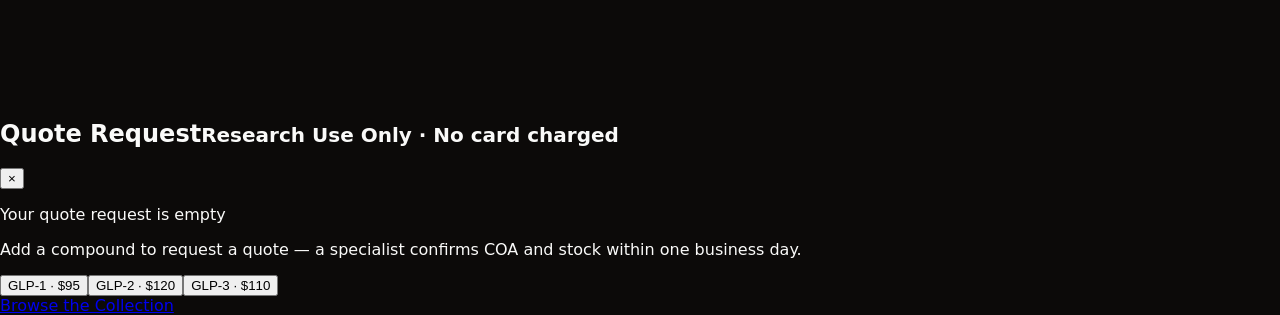
<file: world.html>
<!DOCTYPE html>
<html lang="en">
<head>
  <meta charset="UTF-8" />
  <meta name="viewport" content="width=device-width, initial-scale=1, viewport-fit=cover" />
  <title>The World of Advigrow — Advigrow Peptides</title>
  <meta name="description" content="Scroll through the world of Advigrow Peptides: the vial wall, the lab, purity analysis, documentation, the clinic, and the hero GLP collection. Research use only." />
  <link rel="stylesheet" href="css/world.css?v=2" />
</head>
<body class="world-body">

  <nav class="world-nav">
    <a class="nav-logo" href="index.html">ADVIGROW<span> PEPTIDES</span></a>
    <ul class="nav-links">
      <li><a href="index.html">Home</a></li>
      <li><a href="products.html">Products</a></li>
      <li><a href="about.html">About</a></li>
      <li><a href="legal.html">Legal</a></li>
      <li><a href="contact.html">Contact</a></li>
      <li><a href="products.html" aria-current="page">Shop Collection</a></li>
    </ul>
  </nav>

  <div class="scroll-progress" aria-hidden="true"></div>

  <div class="world-stage" id="world">

    <section class="scene" data-label="The Vial Wall" aria-label="Scene 1: The Vial Wall">
      <div class="scene-media" style="background-image:url('assets/img/vial-tray.jpg')" role="img" aria-label="Research vials arranged on a metal tray"></div>
      <div class="scene-copy">
        <p class="eyebrow">01 — The Collection</p>
        <h1 class="scene-title">The <em>Vial Wall</em></h1>
        <p class="scene-body">Every journey starts at the shelf — lyophilized GLP-class compounds, sealed under nitrogen, waiting for a bench that deserves them.</p>
        <div class="tags">
          <span class="tag">GLP-1</span><span class="tag">GLP-2</span><span class="tag">GLP-3</span><span class="tag">Lyophilized</span>
        </div>
      </div>
    </section>

    <section class="scene" data-label="The Lab" aria-label="Scene 2: The Lab">
      <div class="scene-media" style="background-image:url('assets/img/lab-flasks.jpg')" role="img" aria-label="Blue flask held in a gloved hand among laboratory glassware"></div>
      <div class="scene-copy">
        <p class="eyebrow">02 — Synthesis</p>
        <h2 class="scene-title">Inside the <em>lab</em></h2>
        <p class="scene-body">Solid-phase synthesis in US facilities. Every batch is built the same way, from the same validated protocols — no exceptions, no shortcuts.</p>
        <div class="tags">
          <span class="tag">SPPS</span><span class="tag">USA-Made</span><span class="tag">GMP Lines</span>
        </div>
      </div>
    </section>

    <section class="scene" data-label="Purity Analysis" aria-label="Scene 3: Purity Analysis">
      <div class="scene-media" style="background-image:url('assets/img/lab-scientist.jpg')" role="img" aria-label="Test tubes of blue reagent in a steel rack"></div>
      <div class="scene-copy">
        <p class="eyebrow">03 — Verification</p>
        <h2 class="scene-title">Purity, <em>proven</em></h2>
        <p class="scene-body">Reverse-phase HPLC drives every lot to ≥99%. Mass spectrometry confirms identity. What fails, never ships.</p>
        <div class="tags">
          <span class="tag">≥99% HPLC</span><span class="tag">MS Identity</span><span class="tag">Third-Party</span>
        </div>
      </div>
    </section>

    <section class="scene" data-label="The COA Vault" aria-label="Scene 4: The COA Vault">
      <div class="scene-media" style="background-image:url('assets/img/coa-charts.jpg')" role="img" aria-label="Analytical charts and documents beside a laptop"></div>
      <div class="scene-copy">
        <p class="eyebrow">04 — Documentation</p>
        <h2 class="scene-title">The <em>COA</em> vault</h2>
        <p class="scene-body">Chromatograms, MS profiles, endotoxin and heavy-metal screens — batch-matched, published with the lot, before you buy. Not on request. On the page.</p>
        <div class="tags">
          <span class="tag">COA Every Lot</span><span class="tag">Published</span><span class="tag">Batch-Matched</span>
        </div>
      </div>
    </section>

    <section class="scene" data-label="The Clinic" aria-label="Scene 5: The Clinic">
      <div class="scene-media" style="background-image:url('assets/img/glass-vials.jpg')" role="img" aria-label="Clear glass research vials in a clinical setting"></div>
      <div class="scene-copy">
        <p class="eyebrow">05 — The Research Clinic</p>
        <h2 class="scene-title">Where the work <em>happens</em></h2>
        <p class="scene-body">Qualified laboratories put these compounds to work — receptor assays, metabolic models, comparative pharmacology. We supply the bench. The science is yours.</p>
        <div class="tags">
          <span class="tag">In-Vitro</span><span class="tag">Qualified Labs</span><span class="tag">RUO</span>
        </div>
      </div>
    </section>

    <section class="scene" data-label="The Hero Lineup" aria-label="Scene 6: The Hero Lineup">
      <div class="scene-media" style="background-image:url('assets/img/vial-tray.jpg')" role="img" aria-label="Vials on a blue backdrop — the hero GLP lineup"></div>
      <div class="scene-copy">
        <p class="eyebrow">06 — The Finale</p>
        <h2 class="scene-title">Three compounds. <em>Zero</em> compromises.</h2>
        <p class="scene-body">GLP-1 · GLP-2 · GLP-3 — ≥99% HPLC, third-party tested, COA with every lot. Build your research on compounds you can verify.</p>
        <div class="tags">
          <span class="tag">$95</span><span class="tag">$120</span><span class="tag">$110</span>
        </div>
        <a class="cta-btn" href="products.html">Shop the Collection</a>
      </div>
    </section>

  </div>

  <div class="route-rail" id="rail" role="navigation" aria-label="Scene navigation"></div>

  <div class="scroll-hint" aria-hidden="true">Scroll to fly</div>

  <p class="world-ruo">Research Use Only — not for human or veterinary consumption. Not a drug, supplement, or cosmetic. Not FDA-evaluated. | <a href="https://www.instagram.com/advigrow/?utm_source=site&utm_medium=footer&utm_campaign=profile">IG @advigrow</a> · <a href="https://x.com/advigrow">X</a> · <a href="https://www.tiktok.com/@advigrow">TikTok</a></p>

  <div class="world-scroll-space"></div>

  <script src="js/scroll-world.js?v=2"></script>
  <script src="js/cart.js?v=2"></script>
  <script src="js/analytics.js?v=2"></script>
</body>
</html>
</file>
<file: css/styles.css>
/* ============================================================
   ADVIGROW PEPTIDES — Design System v1.0
   Editorial laboratory · Ink + Stone + Gold accent
   Spec: DESIGN.md — every non-obvious choice carries its reason.
   ============================================================ */

@import url("https://fonts.googleapis.com/css2?family=Inter:wght@300;400;500;600;700&family=Playfair+Display:ital,wght@0,400;0,500;0,600;0,700;1,400;1,500&family=JetBrains+Mono:wght@400;500&display=swap");

/* ---------- Tokens ----------
   Palette: 2 cores (ink, stone bg) + 1 accent (gold = "gold standard").
   Radii: exactly three — sharp UI, pill actions, soft media.
   Shadows: elevation is meaning; ground plane is the default.
   Motion: MOTION dial = 2 (purposeful transitions, no endless loops). */
:root {
  /* Color */
  --ink: #0C0A09;
  --primary: #1C1917;
  --secondary: #44403C;
  --muted: #57534E;
  --line: #E7E5E4;
  --bg: #FAFAF9;
  --bg-card: #FFFFFF;
  --gold: #CA8A04;
  --gold-bright: #EAB308;
  --success: #16A34A;
  --error: #DC2626;

  /* Typography */
  --font-display: "Playfair Display", Georgia, serif;
  --font-body: "Inter", system-ui, sans-serif;
  --font-mono: "JetBrains Mono", ui-monospace, monospace;
  --text-display: clamp(2.5rem, 8vw, 7rem);
  --text-h1: clamp(2.25rem, 5.5vw, 4.25rem);
  --text-h2: clamp(1.875rem, 4.25vw, 3.25rem);
  --text-h3: 1.375rem;
  --text-body-lg: 1.125rem;
  --text-body: 1rem;
  --text-sm: 0.875rem;
  --text-xs: 0.75rem;
  --text-micro: 0.6875rem;

  /* Spacing (8px base) */
  --space-1: 0.5rem;
  --space-2: 1rem;
  --space-3: 1.5rem;
  --space-4: 2rem;
  --space-5: 3rem;
  --space-6: 4.5rem;
  --space-7: 6.5rem;
  --section-pad: clamp(4rem, 8vw, 6.5rem);
  --section-pad-tight: clamp(3rem, 6vw, 4.5rem);
  --gutter: clamp(1.25rem, 4vw, 2rem);
  --container-max: 1280px;
  --container-narrow: 880px;

  /* Radius — three values, deliberately (see DESIGN.md §6) */
  --radius-sharp: 2px;
  --radius-pill: 999px;
  --radius-media: 16px;

  /* Elevation — three levels only */
  --shadow-card: 0 1px 3px rgba(12, 10, 9, 0.04), 0 4px 12px rgba(12, 10, 9, 0.06);
  --shadow-elevated: 0 10px 40px rgba(12, 10, 9, 0.15), 0 2px 8px rgba(12, 10, 9, 0.1);

  /* Motion */
  --ease-standard: cubic-bezier(0.22, 1, 0.36, 1);
  --ease-expressive: cubic-bezier(0.34, 1.56, 0.64, 1);
  --dur-fast: 150ms;
  --dur-standard: 300ms;
  --dur-slow: 500ms;

  /* Layout */
  --nav-h: 72px;
  --z-nav: 50;
  --z-toast: 60;
}

/* ---------- Base ---------- */
* { margin: 0; padding: 0; box-sizing: border-box; }

html { scroll-behavior: smooth; }

body {
  font-family: var(--font-body);
  font-size: var(--text-body);
  line-height: 1.7;
  color: var(--ink);
  background: var(--bg);
  -webkit-font-smoothing: antialiased;
  overflow-x: hidden;
}

h1, h2, h3, .serif {
  font-family: var(--font-display);
  line-height: 1.1;
  letter-spacing: -0.015em;
  text-wrap: balance;
}

img { display: block; max-width: 100%; }

a { color: inherit; text-decoration: none; }

button, select { cursor: pointer; font-family: inherit; }
input, textarea { font-family: inherit; cursor: text; }
a { cursor: pointer; }

/* Focus: gold ring on every interactive element (DESIGN.md §12) */
a:focus-visible, button:focus-visible, input:focus-visible,
select:focus-visible, textarea:focus-visible {
  outline: 2px solid var(--gold);
  outline-offset: 3px;
}

.mono {
  font-family: var(--font-mono);
  font-size: 0.85em;
  letter-spacing: 0;
}

.container {
  width: min(var(--container-max), calc(100% - var(--gutter) * 2));
  margin-inline: auto;
}

/* ---------- Kicker (section marker — structural, not decorative) ---------- */
.kicker {
  display: inline-flex;
  align-items: center;
  gap: 0.625rem;
  font-size: var(--text-xs);
  font-weight: 600;
  letter-spacing: 0.2em;
  text-transform: uppercase;
  color: var(--gold);
}
.kicker::before {
  content: "";
  width: 2.5rem;
  height: 1px;
  background: var(--gold);
}

/* ---------- Floating nav (glass dose 1 of 2: primary wayfinding surface) ---------- */
.site-nav {
  position: fixed;
  top: 1rem;
  left: 1rem;
  right: 1rem;
  z-index: var(--z-nav);
  display: flex;
  align-items: center;
  justify-content: space-between;
  padding: 0.55rem 0.7rem 0.55rem 1.25rem;
  border-radius: var(--radius-pill);
  background: rgba(10, 9, 8, 0.72);
  backdrop-filter: blur(16px) saturate(1.3);
  -webkit-backdrop-filter: blur(16px) saturate(1.3);
  border: 1px solid rgba(202, 138, 4, 0.22);
  box-shadow:
    0 12px 40px rgba(0, 0, 0, 0.5),
    0 0 28px rgba(202, 138, 4, 0.07),
    inset 0 1px 0 rgba(250, 250, 249, 0.06);
  transition: background var(--dur-standard) var(--ease-standard),
    box-shadow var(--dur-standard) var(--ease-standard),
    border-color var(--dur-standard) var(--ease-standard);
}
.site-nav.scrolled {
  background: rgba(10, 9, 8, 0.9);
  border-color: rgba(202, 138, 4, 0.34);
  box-shadow:
    0 12px 40px rgba(0, 0, 0, 0.55),
    0 0 32px rgba(202, 138, 4, 0.1),
    inset 0 1px 0 rgba(250, 250, 249, 0.06);
}
/* Scroll progress hairline — functional state, not decoration */
.site-nav::after {
  content: "";
  position: absolute;
  left: 1.5rem;
  right: 1.5rem;
  bottom: 0.4rem;
  height: 1px;
  background: linear-gradient(90deg, var(--gold-bright) var(--progress, 0%), transparent var(--progress, 0%));
  box-shadow: 0 0 6px rgba(234, 179, 8, 0.55);
  opacity: 0;
  transition: opacity var(--dur-standard) var(--ease-standard);
  pointer-events: none;
}
.site-nav.scrolled::after { opacity: 0.9; }

.nav-logo {
  font-family: var(--font-display);
  font-size: 1.1rem;
  font-weight: 700;
  letter-spacing: 0.18em;
  color: var(--bg);
  white-space: nowrap;
  text-shadow: 0 0 18px rgba(234, 179, 8, 0.28);
}
.nav-logo span { color: var(--gold); }

.nav-links {
  display: flex;
  align-items: center;
  gap: 1.75rem;
  list-style: none;
}
.nav-links a {
  position: relative;
  font-size: 0.72rem;
  font-weight: 600;
  letter-spacing: 0.18em;
  text-transform: uppercase;
  color: rgba(250, 250, 249, 0.66);
  transition: color var(--dur-fast) var(--ease-standard), text-shadow var(--dur-fast) var(--ease-standard);
  padding: 0.5rem 0;
}
.nav-links a::after {
  content: "";
  position: absolute;
  left: 0;
  right: 0;
  bottom: 0.15rem;
  height: 1px;
  background: var(--gold);
  box-shadow: 0 0 8px rgba(234, 179, 8, 0.7);
  transform: scaleX(0);
  transform-origin: left;
  transition: transform var(--dur-standard) var(--ease-standard);
}
.nav-links a:hover::after,
.nav-links a[aria-current="page"]::after { transform: scaleX(1); }
.nav-links a:hover,
.nav-links a[aria-current="page"] {
  color: var(--gold-bright);
  text-shadow: 0 0 14px rgba(234, 179, 8, 0.45);
}

.nav-cta {
  display: inline-flex;
  align-items: center;
  padding: 0.6rem 1.3rem;
  min-height: 44px;
  border-radius: var(--radius-pill);
  background: var(--gold);
  color: var(--ink) !important;
  font-size: 0.72rem !important;
  font-weight: 700 !important;
  letter-spacing: 0.16em;
  text-transform: uppercase;
  box-shadow: 0 0 18px rgba(202, 138, 4, 0.35);
  transition: background var(--dur-fast) var(--ease-standard), transform var(--dur-fast) var(--ease-standard), box-shadow var(--dur-fast) var(--ease-standard);
}
.nav-cta:hover { background: var(--gold-bright); box-shadow: 0 0 24px rgba(234, 179, 8, 0.5); }

/* ---------- Burger ---------- */
.nav-burger {
  display: none;
  background: none;
  border: 0;
  width: 44px;
  height: 44px;
  position: relative;
}
.nav-burger span, .nav-burger span::before, .nav-burger span::after {
  content: "";
  position: absolute;
  left: 10px;
  width: 24px;
  height: 2px;
  background: var(--bg);
  transition: transform var(--dur-standard) var(--ease-standard), opacity var(--dur-fast);
}
.nav-burger span { top: 21px; }
.nav-burger span::before { top: -7px; left: 0; }
.nav-burger span::after { top: 7px; left: 0; }
.nav-open .nav-burger span { background: transparent; }
.nav-open .nav-burger span::before { transform: translateY(7px) rotate(45deg); }
.nav-open .nav-burger span::after { transform: translateY(-7px) rotate(-45deg); }

/* ---------- Buttons ----------
   Sentence case, pill radius — Apple-clean, not template-uppercase.
   One primary CTA per view; outline = alternative; dark = neutral solid. */
.btn {
  display: inline-flex;
  align-items: center;
  justify-content: center;
  gap: 0.5rem;
  padding: 0.85rem 1.9rem;
  min-height: 48px;
  font-size: 0.9375rem;
  font-weight: 600;
  letter-spacing: 0.01em;
  border: 1px solid transparent;
  border-radius: var(--radius-pill);
  transition:
    background var(--dur-fast) var(--ease-standard),
    color var(--dur-fast) var(--ease-standard),
    border-color var(--dur-fast) var(--ease-standard),
    transform var(--dur-fast) var(--ease-standard);
}
.btn:active { transform: scale(0.98); }
.btn-gold { background: var(--gold); color: var(--ink); }
.btn-gold:hover { background: var(--gold-bright); }
.btn-outline { border-color: rgba(250, 250, 249, 0.4); color: var(--bg); }
.btn-outline:hover { border-color: var(--gold); color: var(--gold-bright); }
.btn-dark { background: var(--ink); color: var(--bg); }
.btn-dark:hover { background: var(--gold); color: var(--ink); }

/* ---------- Hero (home) ---------- */
.hero {
  position: relative;
  min-height: 100vh;
  display: flex;
  align-items: flex-end;
  color: var(--bg);
  overflow: hidden;
  padding-top: var(--nav-h);
}
.hero-media { position: absolute; inset: 0; overflow: hidden; }
.hero-media img {
  width: 100%;
  height: 115%;
  object-fit: cover;
  will-change: transform;
}
.hero-media::after {
  content: "";
  position: absolute;
  inset: 0;
  background: linear-gradient(180deg, rgba(12, 10, 9, 0.72) 0%, rgba(12, 10, 9, 0.45) 40%, rgba(12, 10, 9, 0.92) 100%);
}
.hero-inner {
  position: relative;
  z-index: 1;
  padding: 0 0 clamp(4rem, 9vh, 6rem);
  max-width: var(--container-max);
}
.hero-kicker { color: var(--gold-bright); }

/* Entrance: staggered once, then still (MOTION=2 — no loops) */
@keyframes riseIn {
  from { opacity: 0; transform: translateY(28px); }
  to { opacity: 1; transform: none; }
}
body.loaded .hero-kicker { animation: riseIn 600ms var(--ease-standard) both; }
body.loaded .hero h1 { animation: riseIn 700ms var(--ease-standard) 120ms both; }
body.loaded .hero-sub { animation: riseIn 700ms var(--ease-standard) 240ms both; }
body.loaded .hero-actions { animation: riseIn 700ms var(--ease-standard) 360ms both; }

.hero h1 {
  font-size: var(--text-display);
  font-weight: 500;
  margin: var(--space-3) 0 var(--space-2);
  line-height: 1.02;
  letter-spacing: -0.02em;
}
.hero h1 em { font-style: italic; color: var(--gold-bright); }
.hero-sub {
  max-width: 52ch;
  font-size: var(--text-body-lg);
  font-weight: 300;
  line-height: 1.75;
  color: rgba(250, 250, 249, 0.78);
  margin-bottom: var(--space-4);
}
.hero-actions { display: flex; gap: var(--space-2); flex-wrap: wrap; }

/* Scroll cue removed: the element was decorative with no user purpose
   (R-19) — markup dropped, rules removed. */

/* ---------- Marquee v2 (minimal) ----------
   Same certification ticker, demoted from gold block to a quiet
   hairline strip — minimalism pass: the ticker informs, it no longer
   shouts. Still the one permitted infinite animation (DESIGN.md §8). */
.marquee {
  background: var(--bg);
  color: var(--muted);
  overflow: hidden;
  padding: 0.9rem 0;
  border-block: 1px solid var(--line);
}
.marquee-track {
  display: flex;
  gap: 3rem;
  width: max-content;
  animation: marquee 28s linear infinite;
  white-space: nowrap;
  font-size: var(--text-xs);
  font-weight: 700;
  letter-spacing: 0.24em;
  text-transform: uppercase;
}
.marquee-track span::after { content: "·"; margin-left: 3rem; opacity: 0.55; color: var(--gold); }
.marquee:hover .marquee-track { animation-play-state: paused; }
@keyframes marquee { to { transform: translateX(-50%); } }

/* ---------- Sections — whitespace as structure, varied rhythm ---------- */
.section { padding: var(--section-pad) 0; }
.section + .section { padding-top: calc(var(--section-pad) * 0.55); }
.dark-section + .section { padding-top: var(--section-pad); }
main.section { padding: var(--section-pad-tight) 0 var(--section-pad); }
.page-hero + main.section { padding-top: var(--space-5); }

.section-head {
  display: flex;
  align-items: flex-end;
  justify-content: space-between;
  gap: var(--space-2) var(--space-4);
  margin-bottom: var(--space-5);
  flex-wrap: wrap;
}
.section-head h2 {
  font-size: var(--text-h2);
  font-weight: 500;
  line-height: 1.05;
  max-width: 16ch;
}
.section-head .kicker { padding-bottom: 0.4rem; }
.section-head p { color: var(--muted); max-width: 60ch; line-height: 1.75; }
.section-num {
  font-family: var(--font-display);
  font-style: italic;
  color: var(--gold);
  margin-right: 0.75rem;
}
.dark-section { background: var(--ink); color: var(--bg); }
.dark-section .section-head h2 { color: var(--bg); }

/* ---------- Chapter line — one storyline sentence under each head ---------- */
.chapter-line {
  max-width: 58ch;
  margin: -1.4rem 0 2.4rem;
  font-size: var(--text-body-lg);
  font-weight: 300;
  line-height: 1.75;
  color: var(--muted);
}
.dark-section .chapter-line { color: rgba(250, 250, 249, 0.65); }

/* ---------- Product cards (lookbook) ---------- */
.product-grid {
  display: grid;
  grid-template-columns: repeat(3, 1fr);
  gap: clamp(1.5rem, 3vw, 2.5rem);
  row-gap: clamp(2.5rem, 4vw, 3.5rem);
}
.product-card {
  position: relative;
  display: block;
  transition: transform var(--dur-standard) var(--ease-standard);
}
.product-card:hover { transform: translateY(-4px); }
.product-card .card-media {
  position: relative;
  aspect-ratio: 4 / 5;
  overflow: hidden;
  border-radius: var(--radius-media);
  background: var(--primary);
}
.product-card .card-media img {
  width: 100%;
  height: 100%;
  object-fit: cover;
  transition: transform 700ms var(--ease-standard);
}
.product-card:hover .card-media img { transform: scale(1.06); }
/* Glass dose 2 of 2: category flag. Functional label, not decoration. */
.card-flag {
  position: absolute;
  top: 1rem;
  left: 1rem;
  z-index: 2;
  padding: 0.35rem 0.8rem;
  background: rgba(12, 10, 9, 0.65);
  backdrop-filter: blur(10px);
  color: var(--gold-bright);
  font-size: var(--text-micro);
  font-weight: 700;
  letter-spacing: 0.22em;
  text-transform: uppercase;
  border: 1px solid rgba(202, 138, 4, 0.4);
  border-radius: var(--radius-pill);
}
/* Solid overlay (de-glassed: was a third blur surface) */
.card-quick {
  position: absolute;
  inset-inline: 0;
  bottom: 0;
  z-index: 2;
  padding: 1rem;
  background: rgba(12, 10, 9, 0.85);
  color: var(--bg);
  text-align: center;
  font-size: var(--text-xs);
  font-weight: 600;
  letter-spacing: 0.18em;
  text-transform: uppercase;
  transform: translateY(100%);
  transition: transform var(--dur-standard) var(--ease-standard);
}
.product-card:hover .card-quick { transform: translateY(0); }
.card-meta { padding-top: 1.4rem; }
.card-meta h3 { font-size: 1.5rem; font-weight: 500; line-height: 1.15; }
.card-meta .card-sub {
  font-size: var(--text-sm);
  color: var(--muted);
  letter-spacing: 0.02em;
  margin-top: 0.35rem;
  line-height: 1.55;
}
.card-meta .card-row {
  display: flex;
  justify-content: space-between;
  align-items: baseline;
  gap: var(--space-2);
  margin-top: 0.9rem;
  padding-top: 0.9rem;
  border-top: 1px solid var(--line);
}
.card-price { font-weight: 600; letter-spacing: 0.04em; }
.card-purity {
  font-size: var(--text-micro);
  font-weight: 700;
  letter-spacing: 0.16em;
  color: var(--gold);
  text-transform: uppercase;
}
/* Stock badge: real inventory signal, green reserved for status only */
.card-stock {
  position: absolute;
  top: 1rem;
  right: 1rem;
  z-index: 2;
  padding: 0.35rem 0.8rem;
  background: rgba(250, 250, 249, 0.92);
  color: #15803d;
  font-size: var(--text-micro);
  font-weight: 700;
  letter-spacing: 0.22em;
  text-transform: uppercase;
  border: 1px solid rgba(22, 163, 74, 0.4);
  border-radius: var(--radius-pill);
}

/* ---------- Stats band — divider grid, real data only ---------- */
.stats-band {
  display: grid;
  grid-template-columns: repeat(4, 1fr);
  gap: 1px;
  background: var(--line);
  border: 1px solid var(--line);
  border-radius: var(--radius-sharp);
  overflow: hidden;
}
.stat {
  background: var(--bg);
  padding: clamp(1.75rem, 3vw, 2.5rem) clamp(1.25rem, 2.5vw, 1.75rem);
  text-align: center;
}
.stat .stat-value {
  font-family: var(--font-display);
  font-size: clamp(2rem, 3.5vw, 2.6rem);
  line-height: 1.1;
  color: var(--gold);
  overflow-wrap: anywhere;
}
.stat .stat-label {
  margin-top: 0.6rem;
  font-size: var(--text-micro);
  line-height: 1.6;
  letter-spacing: 0.22em;
  text-transform: uppercase;
  color: var(--muted);
}

/* ---------- Editorial split — archival framing device on media ---------- */
.split {
  display: grid;
  grid-template-columns: 1fr 1fr;
  align-items: center;
  gap: clamp(2.5rem, 6vw, 5rem);
}
.split-media {
  position: relative;
  overflow: hidden;
  border-radius: var(--radius-media);
}
.split-media img { width: 100%; aspect-ratio: 4/3; object-fit: cover; }
.split-media::after {
  content: "";
  position: absolute;
  inset: 12px;
  border: 1px solid rgba(250, 250, 249, 0.25);
  border-radius: calc(var(--radius-media) - 8px);
  pointer-events: none;
}
.split h2 { font-size: clamp(2rem, 4vw, 3.2rem); line-height: 1.12; margin: var(--space-2) 0 var(--space-3); }
.split > div > .kicker { margin-bottom: 0.25rem; }
.split p { color: var(--muted); max-width: 55ch; margin-bottom: var(--space-3); line-height: 1.75; }
.split p:last-of-type { margin-bottom: var(--space-4); }
.dark-section .split p { color: rgba(250, 250, 249, 0.72); }

/* ---------- Process steps — number + rule, no icon theatre ---------- */
.steps {
  display: grid;
  grid-template-columns: repeat(4, 1fr);
  gap: clamp(1.75rem, 3vw, 2.5rem);
}
.step { padding-top: 1.25rem; border-top: 1px solid currentColor; }
.step-num {
  font-family: var(--font-display);
  font-style: italic;
  font-size: 2.4rem;
  line-height: 1;
  color: var(--gold);
}
.step h3 { font-size: 1.15rem; line-height: 1.3; margin: var(--space-2) 0 0.6rem; }
.step p { font-size: 0.9rem; line-height: 1.7; color: var(--muted); }
.dark-section .step p { color: rgba(250, 250, 249, 0.65); }

/* ---------- CTA band ----------
   Dark band + gold italic accent. The old blurred radial orb behind the
   heading was a decorative glow (R-01 family) — removed; the type and
   accent carry the moment. */
.cta-band {
  background: var(--ink);
  color: var(--bg);
  text-align: center;
  padding: clamp(4.5rem, 9vw, 7rem) 0;
}
.cta-band h2 {
  font-size: var(--text-h1);
  font-weight: 500;
  line-height: 1.08;
}
.cta-band h2 em { font-style: italic; color: var(--gold-bright); }
.cta-band p {
  color: rgba(250, 250, 249, 0.7);
  max-width: 60ch;
  margin: var(--space-3) auto var(--space-5);
  line-height: 1.75;
}
.cta-band .container { max-width: var(--container-narrow); }

/* ---------- Page hero (interior pages) ---------- */
.page-hero {
  background: var(--ink);
  color: var(--bg);
  padding: calc(var(--nav-h) + clamp(3.5rem, 7vw, 6rem)) 0 clamp(3rem, 6vw, 4.5rem);
}
.page-hero h1 { font-size: var(--text-h1); font-weight: 500; line-height: 1.04; }
.page-hero h1 em { font-style: italic; color: var(--gold-bright); }
.page-hero p {
  max-width: 60ch;
  color: rgba(250, 250, 249, 0.72);
  margin-top: var(--space-3);
  font-weight: 300;
  line-height: 1.75;
  font-size: var(--text-body-lg);
}
.page-hero .kicker { margin-bottom: var(--space-3); }
.page-hero .hero-actions { margin-top: var(--space-4); }

/* ---------- Filter chips ---------- */
.filter-row {
  display: flex;
  gap: 0.75rem;
  flex-wrap: wrap;
  margin-bottom: 2.75rem;
}
.chip {
  padding: 0.55rem 1.3rem;
  min-height: 44px;
  border: 1px solid var(--line);
  border-radius: var(--radius-pill);
  background: transparent;
  font-size: var(--text-xs);
  font-weight: 600;
  letter-spacing: 0.14em;
  text-transform: uppercase;
  color: var(--secondary);
  transition: border-color var(--dur-fast) var(--ease-standard), color var(--dur-fast) var(--ease-standard), background var(--dur-fast) var(--ease-standard);
}
.chip:hover { border-color: var(--gold); color: var(--gold); }
.chip.active { background: var(--ink); border-color: var(--ink); color: var(--bg); }

/* ---------- Product detail ---------- */
.pd-grid {
  display: grid;
  grid-template-columns: 1.15fr 1fr;
  gap: clamp(2.5rem, 6vw, 5rem);
  align-items: start;
}
.pd-media {
  position: relative;
  overflow: hidden;
  border-radius: var(--radius-media);
}
.pd-media img { width: 100%; aspect-ratio: 1/1.05; object-fit: cover; }
/* ---------- Product hero (detail pages) ----------
   Ink editorial hero — the purple gradient panel from the old theme was
   a default-gradient treatment (R-01 family); the type and the price
   card carry the moment instead. */
.pd-hero {
  background: var(--ink);
  color: var(--bg);
  padding: calc(var(--nav-h) + clamp(3rem, 6vw, 4.5rem)) 0 clamp(3rem, 6vw, 4.5rem);
}
body.has-promo .pd-hero {
  padding-top: calc(var(--nav-h) + 40px + clamp(2.5rem, 5vw, 3.5rem));
}
.pd-hero-grid {
  display: grid;
  grid-template-columns: 1.05fr 0.95fr;
  gap: clamp(2.5rem, 6vw, 5rem);
  align-items: center;
}
.pd-hero-copy .kicker { color: var(--gold-bright); }
.pd-hero-copy h1 {
  font-size: var(--text-h1);
  font-weight: 500;
  line-height: 1.05;
  margin: var(--space-3) 0 var(--space-2);
}
.pd-hero-copy h1 em { font-style: italic; color: var(--gold-bright); }
.pd-hero-sub {
  max-width: 48ch;
  font-size: var(--text-body);
  font-weight: 300;
  line-height: 1.75;
  color: rgba(250, 250, 249, 0.75);
  margin-bottom: var(--space-4);
}
.pd-hero-media { border-radius: var(--radius-media); overflow: hidden; }
.pd-hero-media img { width: 100%; aspect-ratio: 4 / 4.6; object-fit: cover; }

/* Price lockup: hairline card, one gold border marks the key moment */
.pd-price-card {
  display: block;
  width: min(26rem, 100%);
  margin-bottom: var(--space-4);
  padding: var(--space-3) var(--space-4);
  border: 1px solid rgba(234, 179, 8, 0.35);
  border-radius: var(--radius-sharp);
  background: rgba(250, 250, 249, 0.04);
  color: var(--bg);
  transition: border-color var(--dur-fast) var(--ease-standard);
}
.pd-price-card:hover { border-color: var(--gold-bright); }
.pd-price-card-row {
  display: flex;
  align-items: baseline;
  justify-content: space-between;
  gap: var(--space-2);
  font-size: var(--text-micro);
  font-weight: 600;
  letter-spacing: 0.16em;
  text-transform: uppercase;
  color: rgba(250, 250, 249, 0.55);
  padding-bottom: 0.85rem;
  border-bottom: 1px solid rgba(250, 250, 249, 0.12);
}
.pd-price-card-row .mono {
  color: var(--gold-bright);
  letter-spacing: 0.05em;
  text-transform: none;
  font-size: 0.78rem;
}
.pd-price-card-main {
  display: flex;
  align-items: baseline;
  gap: 0.5rem;
  padding: var(--space-2) 0 0.25rem;
  white-space: nowrap;
}
.pd-price-card-main .big {
  font-family: var(--font-display);
  font-size: 2.6rem;
  line-height: 1;
}
.pd-price-card-main .per {
  font-size: var(--text-sm);
  color: rgba(250, 250, 249, 0.6);
}
.pd-price-card-note {
  font-size: var(--text-xs);
  color: rgba(250, 250, 249, 0.55);
  letter-spacing: 0.03em;
  line-height: 1.6;
}
.pd-hero-ctas { display: flex; gap: 0.75rem; flex-wrap: wrap; }
.pd-title { font-size: clamp(2.2rem, 4.5vw, 3.6rem); font-weight: 500; line-height: 1.08; }
.pd-sub { color: var(--muted); letter-spacing: 0.04em; margin-top: 0.75rem; line-height: 1.6; }
.pd-price { font-size: 1.9rem; font-weight: 600; margin: var(--space-3) 0 0.25rem; line-height: 1.2; }
.pd-price small { font-size: var(--text-sm); color: var(--muted); font-weight: 400; }
.pd-form { display: flex; gap: 0.75rem; margin-bottom: var(--space-4); flex-wrap: wrap; }
.qty {
  min-width: 96px;
  min-height: 48px;
  padding: 0.9rem;
  text-align: center;
  border: 1px solid var(--line);
  background: var(--bg-card);
  font-size: 0.95rem;
  font-weight: 600;
  border-radius: var(--radius-sharp);
}

/* Stock line: static dot — the pulse was an endless loop with no
   purpose; stock state is carried by the label itself (R-19) */
.stock-row {
  display: flex;
  align-items: center;
  gap: 0.6rem;
  flex-wrap: wrap;
  margin-top: var(--space-3);
  font-size: 0.8rem;
  font-weight: 500;
  letter-spacing: 0.04em;
}
.stock-dot {
  width: 8px;
  height: 8px;
  border-radius: 50%;
  background: var(--success);
  flex-shrink: 0;
}
.stock-row a {
  color: var(--gold);
  text-decoration: underline;
  text-underline-offset: 2px;
}
.lot-line {
  margin-top: 0.75rem;
  font-size: 0.8rem;
  color: var(--muted);
  line-height: 1.6;
}
.assurance-row {
  display: flex;
  flex-wrap: wrap;
  gap: 0.5rem 1rem;
  margin-top: var(--space-2);
  font-size: var(--text-micro);
  font-weight: 700;
  letter-spacing: 0.14em;
  text-transform: uppercase;
  color: var(--muted);
}
.assurance-row span:not(:first-child)::before {
  content: "·";
  color: var(--gold);
  margin-right: 0.4rem;
}

.spec-table {
  width: 100%;
  border-collapse: collapse;
  margin: 2.25rem 0;
  font-size: 0.88rem;
}
.spec-table th, .spec-table td {
  padding: 0.85rem 0;
  border-bottom: 1px solid var(--line);
  text-align: left;
  vertical-align: top;
  line-height: 1.6;
}
.spec-table th { width: 38%; font-weight: 600; color: var(--ink); }
.spec-table td { color: var(--muted); }

.ruo-box {
  border: 1px solid var(--gold);
  background: rgba(202, 138, 4, 0.06);
  padding: var(--space-3);
  font-size: var(--text-xs);
  line-height: 1.7;
  color: var(--secondary);
  border-radius: var(--radius-sharp);
}
.ruo-box strong {
  color: var(--ink);
  display: block;
  margin-bottom: 0.3rem;
  letter-spacing: 0.1em;
  text-transform: uppercase;
  font-size: var(--text-xs);
}

/* ---------- Assay strip (certification band) ---------- */
.assay-strip {
  background: var(--ink);
  color: var(--bg);
  padding: var(--section-pad-tight) 0;
}
.assay-strip .kicker { margin-bottom: var(--space-3); }
.assay-grid {
  display: grid;
  grid-template-columns: repeat(4, 1fr);
  gap: clamp(1.5rem, 3vw, 2.5rem);
}
.assay-cell {
  border-top: 1px solid rgba(250, 250, 249, 0.15);
  padding-top: 1.1rem;
}
.assay-value {
  font-family: var(--font-display);
  font-size: clamp(1.4rem, 2.5vw, 1.9rem);
  color: var(--gold-bright);
  line-height: 1.2;
}
.assay-label {
  margin-top: 0.4rem;
  font-size: var(--text-micro);
  font-weight: 600;
  letter-spacing: 0.2em;
  text-transform: uppercase;
  color: rgba(250, 250, 249, 0.6);
}

.fulfill .section-head p { color: var(--muted); max-width: 60ch; line-height: 1.75; }

/* ---------- FAQ accordion ---------- */
.faq { max-width: var(--container-narrow); margin-inline: auto; }
.faq-item { border-bottom: 1px solid var(--line); }
.faq-item:first-child { border-top: 1px solid var(--line); }
.faq-q {
  display: flex;
  align-items: center;
  justify-content: space-between;
  gap: var(--space-3);
  width: 100%;
  padding: 1.35rem 0;
  background: none;
  border: 0;
  text-align: left;
  font-size: var(--text-body);
  font-weight: 600;
  line-height: 1.4;
  color: var(--ink);
  font-family: var(--font-body);
}
.faq-q::after {
  content: "+";
  flex-shrink: 0;
  width: 32px;
  height: 32px;
  display: inline-flex;
  align-items: center;
  justify-content: center;
  border: 1px solid var(--line);
  border-radius: var(--radius-pill);
  font-size: 1.2rem;
  font-weight: 400;
  color: var(--gold);
  transition: transform var(--dur-standard) var(--ease-standard), border-color var(--dur-standard) var(--ease-standard);
}
.faq-item.open .faq-q::after { transform: rotate(45deg); border-color: var(--gold); }
.faq-a {
  display: grid;
  grid-template-rows: 0fr;
  transition: grid-template-rows var(--dur-standard) var(--ease-standard);
}
.faq-item.open .faq-a { grid-template-rows: 1fr; }
.faq-a > div { overflow: hidden; }
.faq-a p {
  color: var(--muted);
  font-size: 0.92rem;
  line-height: 1.75;
  padding-bottom: var(--space-3);
}
.faq-a a {
  color: var(--gold);
  text-decoration: underline;
  text-underline-offset: 2px;
}

/* ---------- Legal / prose ---------- */
.prose { max-width: 78ch; }
.prose h2 { font-size: 1.8rem; line-height: 1.25; margin: 3rem 0 1.1rem; }
.prose h2:first-child { margin-top: 0; }
.prose h3 { font-size: 1.2rem; line-height: 1.35; margin: 2.25rem 0 0.8rem; }
.prose p, .prose li { color: var(--muted); margin-bottom: 1.15rem; line-height: 1.8; }
.prose ul { padding-left: 1.25rem; }

/* ---------- Contact ---------- */
.contact-grid {
  display: grid;
  grid-template-columns: 1fr 1.2fr;
  gap: clamp(2.5rem, 6vw, 5rem);
  align-items: start;
}
.contact-grid .stats-band { margin-top: var(--space-4); }
.contact-stat { font-size: clamp(1rem, 4.5vw, 1.3rem); overflow-wrap: anywhere; }
.field { margin-bottom: var(--space-3); }
.field label {
  display: block;
  font-size: var(--text-xs);
  font-weight: 700;
  letter-spacing: 0.2em;
  text-transform: uppercase;
  color: var(--secondary);
  margin-bottom: 0.5rem;
}
.field input, .field textarea, .field select {
  width: 100%;
  padding: 0.9rem 1rem;
  min-height: 48px;
  border: 1px solid var(--line);
  background: var(--bg-card);
  font-size: 0.95rem;
  line-height: 1.5;
  color: var(--ink);
  border-radius: var(--radius-sharp);
  transition: border-color var(--dur-fast) var(--ease-standard), box-shadow var(--dur-fast) var(--ease-standard);
}
.field input { cursor: text; }
.field input::placeholder, .field textarea::placeholder { color: #A8A29E; }
.field textarea { min-height: 150px; resize: vertical; }
.field input:focus, .field textarea:focus, .field select:focus {
  border-color: var(--gold);
  outline: none;
  box-shadow: 0 0 0 3px rgba(202, 138, 4, 0.15);
}

/* ---------- Footer — columns follow real link groups ---------- */
.site-footer {
  background: var(--ink);
  color: rgba(250, 250, 249, 0.65);
  padding: clamp(3.5rem, 7vw, 5rem) 0 2.5rem;
  font-size: 0.85rem;
}
.footer-grid {
  display: grid;
  grid-template-columns: 2fr 1fr 1fr 1fr;
  gap: clamp(2rem, 4vw, 3rem);
  padding-bottom: 2.75rem;
  border-bottom: 1px solid rgba(250, 250, 249, 0.12);
}
.footer-grid > div:first-child p { line-height: 1.75; max-width: 38ch; margin-top: 0.25rem; }
.footer-logo {
  font-family: var(--font-display);
  font-size: 1.5rem;
  color: var(--bg);
  letter-spacing: 0.12em;
  margin-bottom: var(--space-2);
}
.footer-logo span { color: var(--gold); }
.footer-disclaimer {
  margin-top: var(--space-4);
  padding: var(--space-3);
  border: 1px solid rgba(202, 138, 4, 0.4);
  border-radius: var(--radius-sharp);
  font-size: var(--text-xs);
  line-height: 1.75;
  color: rgba(250, 250, 249, 0.55);
}
.footer-col h4 {
  color: var(--bg);
  font-size: var(--text-micro);
  font-weight: 700;
  letter-spacing: 0.24em;
  text-transform: uppercase;
  margin-bottom: 1.1rem;
}
.footer-col ul { list-style: none; }
.footer-col li { margin-bottom: 0.6rem; }
.footer-col a { transition: color var(--dur-fast) var(--ease-standard); }
.footer-col a:hover { color: var(--gold-bright); }
.footer-bottom {
  display: flex;
  justify-content: space-between;
  gap: var(--space-2);
  flex-wrap: wrap;
  padding-top: var(--space-4);
  font-size: var(--text-xs);
  letter-spacing: 0.06em;
  color: rgba(250, 250, 249, 0.4);
}

/* ---------- Promo bar — status announcement, ink not gold
   (keeps gold accent budget for CTAs and the ticker) ---------- */
.promo-bar {
  position: fixed;
  top: 0;
  left: 0;
  right: 0;
  z-index: calc(var(--z-nav) + 5);
  display: flex;
  align-items: center;
  justify-content: center;
  gap: 0.75rem;
  min-height: 40px;
  padding: 0.5rem 3rem 0.5rem 1rem;
  background: var(--ink);
  color: rgba(250, 250, 249, 0.85);
  font-size: var(--text-xs);
  font-weight: 600;
  letter-spacing: 0.12em;
  text-align: center;
  border-bottom: 1px solid rgba(202, 138, 4, 0.35);
}
.promo-bar a {
  color: var(--gold-bright);
  text-decoration: underline;
  text-underline-offset: 2px;
}
.promo-bar .mono { letter-spacing: 0.05em; text-transform: none; color: var(--bg); }
.promo-close {
  position: absolute;
  right: 0.5rem;
  top: 50%;
  transform: translateY(-50%);
  width: 32px;
  height: 32px;
  background: none;
  border: 0;
  font-size: 1.1rem;
  line-height: 1;
  color: var(--bg);
}
body.has-promo { padding-top: 40px; }
body.has-promo .site-nav { top: calc(1rem + 40px); }

/* ---------- Toast ---------- */
.toast {
  position: fixed;
  bottom: 2rem;
  left: 50%;
  transform: translate(-50%, 150%);
  z-index: var(--z-toast);
  background: var(--ink);
  color: var(--bg);
  border: 1px solid var(--gold);
  padding: 1rem 1.75rem;
  font-size: 0.8rem;
  letter-spacing: 0.04em;
  border-radius: var(--radius-pill);
  box-shadow: var(--shadow-elevated);
  transition: transform 450ms var(--ease-standard);
  max-width: calc(100% - 2rem);
  text-align: center;
}
.toast.show { transform: translate(-50%, 0); }

/* ---------- Scroll reveal (entrance once — compliant with MOTION=2) ---------- */
.reveal {
  opacity: 0;
  transform: translateY(36px);
  transition: opacity 800ms var(--ease-standard), transform 800ms var(--ease-standard);
  transition-delay: var(--reveal-delay, 0ms);
}
.reveal.visible { opacity: 1; transform: none; }

/* ---------- Responsive ---------- */
@media (max-width: 1024px) {
  .product-grid { grid-template-columns: repeat(2, 1fr); }
  .stats-band { grid-template-columns: repeat(2, 1fr); }
  .steps { grid-template-columns: repeat(2, 1fr); }
  .split, .pd-grid, .contact-grid { grid-template-columns: 1fr; gap: 2.75rem; }
  .pd-hero-grid { grid-template-columns: 1fr; }
  .pd-hero-media { order: -1; }
  .pd-hero-media img { aspect-ratio: 16 / 10; }
  .footer-grid { grid-template-columns: 1fr 1fr; }
}
@media (max-width: 768px) {
  .section { padding: 3.5rem 0; }
  .section + .section { padding-top: 2rem; }
  .section-head { margin-bottom: 2rem; }
  .nav-links {
    position: fixed;
    inset: 0;
    flex-direction: column;
    justify-content: center;
    background: rgba(12, 10, 9, 0.97);
    font-size: 1.4rem;
    gap: 2.2rem;
    opacity: 0;
    pointer-events: none;
    transition: opacity var(--dur-standard) var(--ease-standard);
  }
  /* backdrop-filter on the header would become the containing block for the
     fixed fullscreen menu (traps it inside the pill) — glass off on mobile,
     opacity carries the depth instead */
  .site-nav, .site-nav.scrolled {
    backdrop-filter: none;
    -webkit-backdrop-filter: none;
    background: rgba(10, 9, 8, 0.94);
    border-color: rgba(202, 138, 4, 0.28);
  }
  .nav-open .nav-links a { font-size: 1.05rem; letter-spacing: 0.24em; }
  .nav-open .nav-links .nav-cta { font-size: 0.85rem !important; letter-spacing: 0.2em; }
  .nav-open .nav-links { opacity: 1; pointer-events: auto; }
  .nav-open .nav-links li {
    opacity: 0;
    transform: translateY(14px);
    animation: navRise 450ms var(--ease-standard) forwards;
  }
  .nav-open .nav-links li:nth-child(1) { animation-delay: 60ms; }
  .nav-open .nav-links li:nth-child(2) { animation-delay: 120ms; }
  .nav-open .nav-links li:nth-child(3) { animation-delay: 180ms; }
  .nav-open .nav-links li:nth-child(4) { animation-delay: 240ms; }
  .nav-open .nav-links li:nth-child(5) { animation-delay: 300ms; }
  .nav-open .nav-links li:nth-child(6) { animation-delay: 360ms; }
  .nav-open .nav-links li:nth-child(7) { animation-delay: 420ms; }
  @keyframes navRise { to { opacity: 1; transform: none; } }
  .nav-burger { display: block; z-index: 60; }
  .product-grid { grid-template-columns: 1fr; gap: 2rem; row-gap: 2.75rem; }
  .stats-band { grid-template-columns: 1fr 1fr; }
  .steps { grid-template-columns: 1fr 1fr; gap: 2rem; }
  .hero-actions .btn { flex: 1 1 100%; }
  .filter-row { margin-bottom: 2rem; }
  .pd-price-card-main .big { font-size: 2.1rem; }
  .assay-grid { grid-template-columns: 1fr 1fr; }
  .promo-bar { font-size: 0.62rem; letter-spacing: 0.1em; padding-right: 2.5rem; }
}
@media (max-width: 480px) {
  .steps, .stats-band, .footer-grid, .assay-grid { grid-template-columns: 1fr; }
  .nav-links a { font-size: 1.1rem; }
  .nav-logo { font-size: 0.92rem; letter-spacing: 0.1em; }
  .site-nav { padding: 0.55rem 0.6rem 0.55rem 1rem; }
  .section-num { display: block; margin: 0 0 0.4rem; }
  .section-head h2 { max-width: 100%; }
  .lot-row { flex-direction: column; align-items: flex-start; gap: 0.2rem; }
  .lot-meta { white-space: normal; }
  .pd-price-card { width: 100%; }
  .pd-price-card-main { white-space: normal; }
  .contact-grid .stat { padding: 1.25rem 1rem; }
  .contact-grid .stat-value { font-size: 1.02rem; overflow-wrap: anywhere; }
  #co-items > div { flex-wrap: wrap; gap: 0.2rem 1rem; }
  .chapter-line { font-size: 1rem; }
}

/* ---------- Reduced motion — everything stills (DESIGN.md §12) ---------- */
@media (prefers-reduced-motion: reduce) {
  html { scroll-behavior: auto; }
  *, *::before, *::after {
    animation-duration: 0.01ms !important;
    animation-iteration-count: 1 !important;
    transition-duration: 0.01ms !important;
  }
  .reveal { opacity: 1; transform: none; }
  .hero-media img { height: 100%; }
  .marquee-track { animation: none; flex-wrap: wrap; width: 100%; }
}

/* ---------- Anchors, sticky call bar, published lots, auth ---------- */
html { scroll-padding-top: 88px; }

.nav-auth[hidden] { display: none; }
.nav-auth { display: flex; align-items: center; }
.nav-auth .clerk-btn {
  border: 1px solid var(--line);
  border-radius: var(--radius-pill);
  padding: 0.45rem 1rem;
  font-size: 0.85rem;
  font-weight: 600;
  color: var(--ink);
  background: transparent;
  cursor: pointer;
}

.lot-list { display: flex; flex-direction: column; }
.lot-row {
  display: flex;
  align-items: baseline;
  justify-content: space-between;
  gap: var(--space-3);
  padding: 1.1rem 0;
  border-bottom: 1px solid var(--line);
  color: var(--ink);
}
.lot-row:first-child { border-top: 1px solid var(--line); }
.lot-row strong { font-weight: 700; }
.lot-meta { color: var(--gold); font-weight: 600; white-space: nowrap; }

.sticky-call { display: none; }
@media (max-width: 768px) {
  body { padding-bottom: 60px; }
  .sticky-call {
    display: flex;
    align-items: center;
    justify-content: center;
    position: fixed;
    left: 0;
    right: 0;
    bottom: 0;
    z-index: 55;
    min-height: 60px;
    padding-bottom: env(safe-area-inset-bottom);
    background: var(--ink);
    color: #fff;
    font-weight: 700;
    letter-spacing: 0.02em;
  }
}

/* ============================================================
   v1.1 — Minimalism pass: nav cart, quote drawer, chapter rail
   ============================================================ */

/* ---------- Nav actions: cart lives in the nav, not a floating FAB
   (removes the old bottom-right FAB that collided with the mobile
   call bar — one surface, zero overlap) ---------- */
.nav-actions {
  display: flex;
  align-items: center;
  gap: 0.25rem;
  position: relative;
  z-index: 60;
}
.nav-cart {
  position: relative;
  display: inline-flex;
  align-items: center;
  justify-content: center;
  width: 44px;
  height: 44px;
  background: none;
  border: 0;
  border-radius: var(--radius-pill);
  color: var(--bg);
  transition: color var(--dur-fast) var(--ease-standard);
}
.nav-cart:hover { color: var(--gold-bright); }
.nav-cart svg { width: 20px; height: 20px; }
.nav-cart-badge {
  position: absolute;
  top: 3px;
  right: 2px;
  min-width: 17px;
  height: 17px;
  padding: 0 4px;
  display: inline-flex;
  align-items: center;
  justify-content: center;
  background: var(--gold);
  color: var(--ink);
  font-size: 10px;
  font-weight: 700;
  font-family: var(--font-body);
  border-radius: var(--radius-pill);
  transform: scale(0);
  transition: transform var(--dur-fast) var(--ease-expressive);
}
.nav-cart-badge.has-items { transform: scale(1); }

/* ---------- Quote drawer (cart) ---------- */
.cart-backdrop {
  position: fixed;
  inset: 0;
  z-index: 90;
  background: rgba(12, 10, 9, 0.45);
  opacity: 0;
  pointer-events: none;
  transition: opacity var(--dur-standard) var(--ease-standard);
}
.cart-backdrop.open { opacity: 1; pointer-events: auto; }
.cart-drawer {
  position: fixed;
  top: 0;
  right: 0;
  bottom: 0;
  z-index: 95;
  width: min(420px, 100vw);
  display: flex;
  flex-direction: column;
  background: var(--bg-card);
  border-left: 1px solid var(--line);
  box-shadow: var(--shadow-elevated);
  transform: translateX(100%);
  transition: transform var(--dur-standard) var(--ease-standard);
}
.cart-drawer.open { transform: none; }

.cart-head {
  flex-shrink: 0;
  display: flex;
  align-items: center;
  justify-content: space-between;
  gap: var(--space-2);
  padding: 1.1rem 1.5rem;
  border-bottom: 1px solid var(--line);
}
.cart-title {
  font-family: var(--font-display);
  font-size: 1.25rem;
  font-weight: 500;
  line-height: 1.2;
}
.cart-title small {
  display: block;
  font-family: var(--font-body);
  font-size: var(--text-micro);
  font-weight: 600;
  letter-spacing: 0.18em;
  text-transform: uppercase;
  color: var(--muted);
  margin-top: 0.25rem;
}
.cart-close {
  flex-shrink: 0;
  width: 44px;
  height: 44px;
  display: inline-flex;
  align-items: center;
  justify-content: center;
  background: none;
  border: 0;
  border-radius: var(--radius-pill);
  font-size: 1.5rem;
  font-weight: 300;
  line-height: 1;
  color: var(--secondary);
  transition: color var(--dur-fast) var(--ease-standard), background var(--dur-fast) var(--ease-standard);
}
.cart-close:hover { color: var(--ink); background: var(--line); }

.cart-items {
  flex: 1;
  overflow-y: auto;
  padding: 0.25rem 1.5rem;
  -webkit-overflow-scrolling: touch;
}
.cart-item {
  display: flex;
  align-items: flex-start;
  justify-content: space-between;
  gap: var(--space-2);
  padding: 1.15rem 0;
  border-bottom: 1px solid var(--line);
}
.cart-item:last-child { border-bottom: 0; }
.cart-item-info { flex: 1; min-width: 0; }
.cart-item-name {
  font-family: var(--font-display);
  font-size: 1.05rem;
  font-weight: 500;
  line-height: 1.3;
}
.cart-item-meta {
  margin-top: 0.25rem;
  font-size: var(--text-xs);
  color: var(--muted);
  letter-spacing: 0.03em;
}
.cart-item-meta .mono { color: var(--secondary); }
.cart-item-controls {
  display: flex;
  align-items: center;
  gap: 0.4rem;
  margin-top: 0.7rem;
}
.cart-qty-btn {
  width: 44px;
  height: 36px;
  display: inline-flex;
  align-items: center;
  justify-content: center;
  background: none;
  border: 1px solid var(--line);
  border-radius: var(--radius-pill);
  font-size: 1rem;
  font-weight: 500;
  color: var(--secondary);
  transition: border-color var(--dur-fast) var(--ease-standard), color var(--dur-fast) var(--ease-standard);
}
.cart-qty-btn:hover { border-color: var(--gold); color: var(--ink); }
.cart-qty-val {
  min-width: 2.5rem;
  text-align: center;
  font-size: 0.9rem;
  font-weight: 600;
  font-variant-numeric: tabular-nums;
}
.cart-item-side {
  display: flex;
  flex-direction: column;
  align-items: flex-end;
  gap: 0.5rem;
  flex-shrink: 0;
}
.cart-item-price { font-weight: 600; font-variant-numeric: tabular-nums; }
.cart-item-remove {
  width: 44px;
  height: 36px;
  display: inline-flex;
  align-items: center;
  justify-content: center;
  background: none;
  border: 0;
  font-size: 1.1rem;
  color: var(--muted);
  transition: color var(--dur-fast) var(--ease-standard);
}
.cart-item-remove:hover { color: var(--error); }

.cart-empty {
  padding: 3.5rem 0;
  text-align: center;
  color: var(--muted);
  font-size: 0.92rem;
  line-height: 1.7;
}
.cart-empty .serif { font-size: 1.15rem; color: var(--ink); margin-bottom: 0.4rem; }

.cart-foot {
  flex-shrink: 0;
  padding: 1.1rem 1.5rem calc(1.1rem + env(safe-area-inset-bottom));
  border-top: 1px solid var(--line);
  background: var(--bg-card);
}
.cart-total-row {
  display: flex;
  justify-content: space-between;
  align-items: baseline;
  gap: var(--space-2);
  font-weight: 700;
  margin-bottom: 0.9rem;
}
.cart-total-row small { font-weight: 400; color: var(--muted); font-size: var(--text-xs); }
.cart-ruo {
  margin-top: 0.85rem;
  font-size: var(--text-micro);
  line-height: 1.65;
  color: var(--muted);
  letter-spacing: 0.02em;
}
.cart-checkout { width: 100%; }
.cart-clear {
  display: block;
  margin: 0.85rem auto 0;
  background: none;
  border: 0;
  padding: 0.35rem 0.75rem;
  min-height: 44px;
  font-size: var(--text-xs);
  letter-spacing: 0.08em;
  color: var(--muted);
  text-decoration: underline;
  text-underline-offset: 3px;
  transition: color var(--dur-fast) var(--ease-standard);
}
.cart-clear:hover { color: var(--error); }

/* ---------- Chapter rail — the storyline index (desktop only) ---------- */
.chapter-rail {
  position: fixed;
  left: 1.75rem;
  top: 50%;
  transform: translateY(-50%);
  z-index: 40;
  display: none;
  flex-direction: column;
  gap: 1rem;
}
@media (min-width: 1240px) { .chapter-rail { display: flex; } }
.chapter-rail a {
  display: flex;
  align-items: center;
  gap: 0.6rem;
  font-size: 0.625rem;
  font-weight: 600;
  letter-spacing: 0.18em;
  text-transform: uppercase;
  color: var(--muted);
  opacity: 0.5;
  transition: opacity var(--dur-fast) var(--ease-standard), color var(--dur-fast) var(--ease-standard);
}
.chapter-rail a::before {
  content: "";
  width: 16px;
  height: 1px;
  background: currentColor;
  transition: width var(--dur-standard) var(--ease-standard), background var(--dur-fast) var(--ease-standard);
}
.chapter-rail a:hover { opacity: 1; }
.chapter-rail a.active { opacity: 1; color: var(--ink); }
.chapter-rail a.active::before { width: 30px; background: var(--gold); }

/* ---------- Contact strip — direct routing (email + phone) ---------- */
.contact-strip {
  display: flex;
  flex-wrap: wrap;
  align-items: baseline;
  justify-content: center;
  gap: 0.4rem 1.75rem;
  margin-top: var(--space-4);
  padding-top: var(--space-3);
  border-top: 1px solid rgba(250, 250, 249, 0.15);
  font-size: var(--text-sm);
  color: rgba(250, 250, 249, 0.65);
}
.contact-strip span { letter-spacing: 0.02em; }
.contact-strip a {
  color: var(--gold-bright);
  text-decoration: underline;
  text-underline-offset: 3px;
  transition: color var(--dur-fast) var(--ease-standard);
}
.contact-strip a:hover { color: var(--bg); }
.contact-strip.on-light { border-top-color: var(--line); color: var(--muted); justify-content: flex-start; }
.contact-strip.on-light a { color: #A16207; }
.contact-strip.on-light a:hover { color: var(--ink); }

/* ---------- Footer direct-contact rows ---------- */
.footer-contact { margin-top: var(--space-2); display: flex; flex-direction: column; gap: 0.35rem; }
.footer-contact a {
  display: inline-flex;
  align-items: center;
  gap: 0.5rem;
  color: rgba(250, 250, 249, 0.8);
  transition: color var(--dur-fast) var(--ease-standard);
}
.footer-contact a:hover { color: var(--gold-bright); }

/* ---------- Touch devices: hover-only affordances become visible ---------- */
@media (hover: none) {
  .card-quick { display: none; }
  .product-card:hover { transform: none; }
  .product-card:hover .card-media img { transform: none; }
}

/* ---------- Cart upgrades: badge pop, linked names, quick adds ---------- */
@keyframes badgePop {
  0% { transform: scale(1); }
  40% { transform: scale(1.4); }
  100% { transform: scale(1); }
}
.nav-cart-badge.has-items.pop { animation: badgePop 350ms var(--ease-expressive); }
.cart-item-name a { color: inherit; }
.cart-item-name a:hover { color: var(--gold); text-decoration: underline; text-underline-offset: 3px; }
.cart-meta-lot { margin-top: 0.15rem; }
.cart-quick-adds { display: flex; flex-wrap: wrap; gap: 0.5rem; justify-content: center; margin-top: 1.25rem; }
.cart-quick-add {
  min-height: 44px;
  padding: 0.55rem 1.1rem;
  border: 1px solid var(--line);
  border-radius: var(--radius-pill);
  background: var(--bg-card);
  font-size: var(--text-xs);
  font-weight: 600;
  letter-spacing: 0.06em;
  color: var(--secondary);
  transition: border-color var(--dur-fast) var(--ease-standard), color var(--dur-fast) var(--ease-standard);
}
.cart-quick-add:hover { border-color: var(--gold); color: var(--ink); }

/* ---------- Field notes + vial showcase ---------- */
.exp-grid { display: grid; grid-template-columns: 1fr 1fr; gap: clamp(2rem, 5vw, 4rem); align-items: center; }
.exp-cards { display: grid; gap: 1rem; }
.exp-card {
  border: 1px solid var(--line);
  border-radius: var(--radius-sharp);
  background: var(--bg-card);
  padding: 1.4rem 1.5rem;
}
.exp-card blockquote { font-family: var(--font-display); font-size: 1.08rem; line-height: 1.5; margin-bottom: 0.7rem; }
.exp-card figcaption { font-size: var(--text-xs); letter-spacing: 0.14em; text-transform: uppercase; color: var(--muted); font-weight: 600; }
.vial-stage {
  display: flex; align-items: center; justify-content: center;
  border: 1px solid var(--line); border-radius: var(--radius-media);
  background: var(--bg-card); padding: clamp(1.5rem, 4vw, 3rem); min-height: 420px;
  overflow: hidden;
}
.vial-stage svg { width: min(280px, 70%); height: auto; will-change: transform; }
@media (max-width: 1024px) { .exp-grid { grid-template-columns: 1fr; } }
</file>
<file: telehealth/styles.css>
:root {
  --ink: #0c0a09;
  --ink-2: #1c1917;
  --stone: #44403c;
  --muted: #a8a29e;
  --paper: #fafaf9;
  --line: rgba(255, 255, 255, 0.12);
  --line-light: #e7e5e4;
  --gold: #ca8a04;
  --gold-2: #eab308;
  --teal: #2dd4bf;
  --radius: 20px;
  --max: 72rem;
  --font: "DM Sans", -apple-system, "Segoe UI", Inter, sans-serif;
}

* { box-sizing: border-box; margin: 0; padding: 0; }
html { scroll-behavior: smooth; }
@media (prefers-reduced-motion: reduce) {
  html { scroll-behavior: auto; }
  *, *::before, *::after { animation: none !important; transition: none !important; }
}
body {
  font-family: var(--font);
  background: var(--ink);
  color: var(--paper);
  font-size: 16px;
  line-height: 1.6;
  -webkit-font-smoothing: antialiased;
  overflow-x: hidden;
}
a { color: inherit; }
.container { max-width: var(--max); margin: 0 auto; padding: 0 1.5rem; }

.banner {
  text-align: center;
  font-size: 0.85rem;
  letter-spacing: 0.02em;
  padding: 0.65rem 1rem;
  background: linear-gradient(90deg, #713f12, #ca8a04, #713f12);
  color: #fffbeb;
}
.banner strong { font-weight: 700; }

.nav-wrap { position: sticky; top: 1rem; z-index: 50; margin: 1rem 1rem 0; }
.nav {
  max-width: var(--max);
  margin: 0 auto;
  display: flex;
  align-items: center;
  justify-content: space-between;
  gap: 1rem;
  padding: 0.7rem 1.1rem;
  border-radius: 1.1rem;
  background: rgba(28, 25, 23, 0.72);
  backdrop-filter: blur(18px);
  -webkit-backdrop-filter: blur(18px);
  border: 1px solid var(--line);
  box-shadow: 0 12px 40px rgba(0, 0, 0, 0.45);
}
.brand { font-weight: 700; letter-spacing: 0.12em; font-size: 0.95rem; text-decoration: none; }
.brand span { color: var(--gold-2); font-weight: 400; }
.nav-links { display: flex; align-items: center; gap: 1.25rem; list-style: none; }
.nav-links a { text-decoration: none; font-size: 0.92rem; color: #e7e5e4; transition: color 200ms; }
.nav-links a:hover { color: var(--gold-2); }

.btn {
  display: inline-flex;
  align-items: center;
  justify-content: center;
  min-height: 44px;
  padding: 0.7rem 1.5rem;
  border-radius: 999px;
  font-weight: 700;
  font-size: 0.95rem;
  text-decoration: none;
  cursor: pointer;
  border: 1px solid transparent;
  transition: background 200ms, color 200ms, border-color 200ms, box-shadow 200ms;
}
.btn:focus-visible, a:focus-visible, button:focus-visible {
  outline: 2px solid var(--gold-2);
  outline-offset: 3px;
}
.btn-gold { background: linear-gradient(135deg, var(--gold), var(--gold-2)); color: #1c1917; }
.btn-gold:hover { box-shadow: 0 8px 28px rgba(202, 138, 4, 0.45); }
.btn-ghost { border-color: var(--line); color: var(--paper); background: rgba(255, 255, 255, 0.04); }
.btn-ghost:hover { border-color: var(--gold-2); color: var(--gold-2); }
.btn-sm { min-height: 40px; padding: 0.5rem 1.1rem; font-size: 0.88rem; }
.nav-burger { display: none; background: none; border: 1px solid var(--line); border-radius: 0.6rem; width: 44px; height: 44px; cursor: pointer; position: relative; }
.nav-burger span, .nav-burger span::before, .nav-burger span::after {
  content: ""; display: block; width: 20px; height: 2px; background: var(--paper); margin: 0 auto; position: relative;
}
.nav-burger span::before { position: absolute; top: -6px; left: 0; }
.nav-burger span::after { position: absolute; top: 6px; left: 0; }

.hero {
  position: relative;
  overflow: hidden;
  padding: 5rem 0 4rem;
  background:
    radial-gradient(60rem 30rem at 85% -10%, rgba(202, 138, 4, 0.22), transparent 60%),
    radial-gradient(50rem 26rem at 10% 10%, rgba(45, 212, 191, 0.12), transparent 60%),
    var(--ink);
}
.hero-grid { display: grid; grid-template-columns: 1.05fr 0.95fr; gap: 3rem; align-items: center; }
.eyebrow {
  display: inline-flex;
  align-items: center;
  gap: 0.5rem;
  font-size: 0.78rem;
  letter-spacing: 0.14em;
  text-transform: uppercase;
  color: var(--gold-2);
  border: 1px solid rgba(202, 138, 4, 0.4);
  background: rgba(202, 138, 4, 0.1);
  padding: 0.4rem 0.9rem;
  border-radius: 999px;
  margin-bottom: 1.25rem;
}
.dot { width: 7px; height: 7px; border-radius: 50%; background: var(--teal); box-shadow: 0 0 12px var(--teal); }
.hero h1 { font-size: clamp(2.2rem, 5vw, 3.6rem); line-height: 1.08; letter-spacing: -0.02em; margin-bottom: 1.1rem; }
.hero h1 em { font-style: normal; color: var(--gold-2); }
.lede { color: #d6d3d1; font-size: 1.08rem; max-width: 34rem; margin-bottom: 1.6rem; }
.lede strong { color: #fff; }
.price-line { display: flex; gap: 1rem; flex-wrap: wrap; margin-bottom: 1.6rem; }
.price-chip {
  border: 1px solid var(--line);
  background: rgba(255, 255, 255, 0.05);
  backdrop-filter: blur(12px);
  -webkit-backdrop-filter: blur(12px);
  border-radius: 1rem;
  padding: 0.8rem 1.1rem;
  min-width: 11rem;
}
.price-chip small { display: block; color: var(--muted); font-size: 0.78rem; letter-spacing: 0.06em; text-transform: uppercase; }
.price-chip b { font-size: 1.5rem; }
.price-chip b sub { font-size: 0.85rem; font-weight: 400; color: var(--muted); }
.price-chip .was { color: var(--muted); text-decoration: line-through; font-size: 0.85rem; margin-left: 0.4rem; }
.hero-actions { display: flex; gap: 0.8rem; flex-wrap: wrap; margin-bottom: 1rem; }
.fine { color: var(--muted); font-size: 0.85rem; }
.checks { list-style: none; display: flex; gap: 1rem; flex-wrap: wrap; margin-top: 1.2rem; }
.checks li { display: flex; align-items: center; gap: 0.45rem; font-size: 0.88rem; color: #d6d3d1; }
.checks svg { width: 18px; height: 18px; color: var(--teal); flex: none; }

.visual {
  border-radius: 1.5rem;
  border: 1px solid var(--line);
  background: linear-gradient(160deg, rgba(255,255,255,0.1), rgba(255,255,255,0.02));
  backdrop-filter: blur(20px);
  -webkit-backdrop-filter: blur(20px);
  padding: 2rem;
  position: relative;
  overflow: hidden;
  box-shadow: 0 24px 80px rgba(0, 0, 0, 0.5);
}
.visual::before {
  content: ""; position: absolute; inset: -40%;
  background: conic-gradient(from 200deg, transparent, rgba(202,138,4,0.18), transparent 40%);
  pointer-events: none;
}
.vial-row { display: flex; gap: 1rem; margin: 1.4rem 0; }
.vial {
  flex: 1; border-radius: 1rem; padding: 1.1rem; text-align: center;
  background: rgba(12, 10, 9, 0.55); border: 1px solid var(--line);
}
.vial .vessel {
  width: 44px; height: 72px; margin: 0 auto 0.7rem; border-radius: 8px 8px 12px 12px;
  border: 1px solid rgba(255,255,255,0.25);
  background: linear-gradient(180deg, rgba(45,212,191,0.5), rgba(45,212,191,0.08) 70%);
  position: relative;
}
.vial:nth-child(2) .vessel { background: linear-gradient(180deg, rgba(234,179,8,0.55), rgba(234,179,8,0.08) 70%); }
.vessel::before { content: ""; position: absolute; top: -9px; left: 50%; transform: translateX(-50%); width: 22px; height: 10px; border-radius: 3px; background: #78716c; }
.vial b { display: block; font-size: 0.95rem; }
.vial span { color: var(--muted); font-size: 0.82rem; }
.ship-badge {
  display: flex; align-items: center; gap: 0.6rem;
  border: 1px solid rgba(45, 212, 191, 0.35); background: rgba(45, 212, 191, 0.08);
  border-radius: 0.9rem; padding: 0.7rem 1rem; font-size: 0.88rem; color: #a7f3d0;
}
.ship-badge svg { width: 20px; height: 20px; flex: none; }

.press { border-top: 1px solid var(--line); border-bottom: 1px solid var(--line); background: #141210; padding: 1.1rem 0; }
.press p { text-align: center; color: var(--muted); font-size: 0.75rem; letter-spacing: 0.2em; text-transform: uppercase; margin-bottom: 0.7rem; }
.press-row { display: flex; gap: 2.2rem; justify-content: center; flex-wrap: wrap; color: #78716c; font-weight: 700; letter-spacing: 0.08em; font-size: 0.95rem; }

.pillars { padding: 3.5rem 0 1rem; }
.pillar-grid { display: grid; grid-template-columns: repeat(3, 1fr); gap: 1rem; }
.pillar {
  border: 1px solid var(--line); border-radius: var(--radius);
  padding: 1.5rem; background: rgba(255, 255, 255, 0.03);
  transition: border-color 200ms;
}
.pillar:hover { border-color: rgba(202, 138, 4, 0.5); }
.pillar svg { width: 26px; height: 26px; color: var(--gold-2); margin-bottom: 0.7rem; }
.pillar h3 { font-size: 1.02rem; margin-bottom: 0.3rem; }
.pillar p { color: var(--muted); font-size: 0.92rem; }

.section { padding: 4.5rem 0; }
.section.light { background: var(--paper); color: var(--ink); }
.kicker { color: var(--gold); font-size: 0.8rem; font-weight: 700; letter-spacing: 0.18em; text-transform: uppercase; margin-bottom: 0.6rem; }
.section.light .kicker { color: #92400e; }
.section h2 { font-size: clamp(1.7rem, 3.4vw, 2.5rem); line-height: 1.15; letter-spacing: -0.01em; margin-bottom: 0.7rem; }
.sub { color: var(--muted); max-width: 40rem; margin-bottom: 2rem; }
.section.light .sub { color: #57534e; }

.timeline { display: grid; grid-template-columns: 1fr 1fr; gap: 2.5rem; align-items: start; }
.steps { list-style: none; display: flex; flex-direction: column; }
.step { display: grid; grid-template-columns: 3rem 1fr; gap: 1rem; position: relative; padding-bottom: 1.8rem; }
.step:last-child { padding-bottom: 0; }
.step::before { content: ""; position: absolute; left: 1.45rem; top: 3rem; bottom: 0; width: 1px; background: var(--line-light); }
.step:last-child::before { display: none; }
.step-num {
  width: 3rem; height: 3rem; border-radius: 50%;
  display: flex; align-items: center; justify-content: center;
  font-weight: 700; background: var(--ink); color: var(--gold-2);
  border: 1px solid rgba(202, 138, 4, 0.5); z-index: 1;
}
.step-body h3 { font-size: 1.05rem; margin-bottom: 0.2rem; }
.step-body h3 span { color: #92400e; font-weight: 400; font-size: 0.85rem; margin-left: 0.5rem; }
.step-body p { color: #57534e; font-size: 0.94rem; }

.portal-card {
  border-radius: 1.25rem; border: 1px solid var(--line-light);
  background: #fff; box-shadow: 0 20px 60px rgba(12, 10, 9, 0.12);
  overflow: hidden; position: sticky; top: 6rem;
}
.portal-head { background: var(--ink); color: var(--paper); padding: 1rem 1.25rem; display: flex; align-items: center; gap: 0.7rem; }
.portal-head .avatar { width: 34px; height: 34px; border-radius: 50%; background: linear-gradient(135deg, var(--gold), var(--teal)); display: flex; align-items: center; justify-content: center; font-weight: 700; font-size: 0.85rem; color: #0c0a09; }
.portal-head small { display: block; color: var(--muted); }
.portal-body { padding: 1.25rem; display: flex; flex-direction: column; gap: 0.7rem; }
.bubble { border-radius: 0.9rem; padding: 0.75rem 1rem; font-size: 0.9rem; max-width: 90%; }
.bubble.doc { background: #f5f5f4; color: #292524; align-self: flex-start; }
.bubble.me { background: var(--ink); color: #fafaf9; align-self: flex-end; }
.status { display: flex; align-items: center; gap: 0.5rem; font-size: 0.82rem; color: #15803d; font-weight: 700; }

.med-grid { display: grid; grid-template-columns: 1fr 1fr; gap: 1.25rem; }
.med-card {
  border-radius: 1.4rem; overflow: hidden;
  border: 1px solid var(--line); background: rgba(255, 255, 255, 0.03);
  display: flex; flex-direction: column;
  transition: border-color 200ms, transform 200ms;
}
.med-card:hover { border-color: rgba(202, 138, 4, 0.55); transform: translateY(-3px); }
.med-top { padding: 1.5rem 1.5rem 0; }
.stock {
  display: inline-flex; align-items: center; gap: 0.45rem;
  font-size: 0.78rem; font-weight: 700; letter-spacing: 0.06em;
  color: #6ee7b7; border: 1px solid rgba(45, 212, 191, 0.4);
  background: rgba(45, 212, 191, 0.08); border-radius: 999px; padding: 0.3rem 0.8rem; margin-bottom: 0.8rem;
}
.med-card h3 { font-size: 1.35rem; margin-bottom: 0.2rem; }
.med-card .desc { color: var(--muted); font-size: 0.92rem; margin-bottom: 1rem; }
.med-visual { height: 130px; border-radius: 1rem; margin-bottom: 1.2rem; border: 1px solid var(--line); position: relative; overflow: hidden; }
.med-visual.teal { background: radial-gradient(30rem 10rem at 50% 120%, rgba(45,212,191,0.4), transparent), linear-gradient(180deg, #134e4a, #0c0a09); }
.med-visual.gold { background: radial-gradient(30rem 10rem at 50% 120%, rgba(234,179,8,0.4), transparent), linear-gradient(180deg, #451a03, #0c0a09); }
.med-visual::after { content: ""; position: absolute; left: 50%; bottom: 18px; transform: translateX(-50%); width: 54px; height: 84px; border-radius: 8px 8px 14px 14px; border: 1px solid rgba(255,255,255,0.35); background: linear-gradient(180deg, rgba(255,255,255,0.35), rgba(255,255,255,0.05)); }
.med-foot { margin-top: auto; padding: 1.25rem 1.5rem 1.5rem; border-top: 1px solid var(--line); display: flex; align-items: center; justify-content: space-between; gap: 1rem; }
.price b { font-size: 1.6rem; }
.price b sub { font-size: 0.85rem; color: var(--muted); font-weight: 400; }
.price .was { display: block; color: var(--muted); text-decoration: line-through; font-size: 0.85rem; }

.faq-list { display: flex; flex-direction: column; gap: 0.7rem; max-width: 48rem; }
.faq { border: 1px solid var(--line-light); border-radius: 1rem; background: #fff; overflow: hidden; }
.faq-q {
  width: 100%; background: none; border: none; cursor: pointer;
  display: flex; justify-content: space-between; align-items: center; gap: 1rem;
  padding: 1.05rem 1.25rem; font-size: 1rem; font-weight: 700; color: var(--ink); text-align: left;
  min-height: 44px; font-family: inherit;
}
.faq-q .plus { flex: none; width: 28px; height: 28px; border-radius: 50%; border: 1px solid var(--line-light); display: flex; align-items: center; justify-content: center; font-size: 1.1rem; font-weight: 400; transition: transform 200ms; }
.faq.open .faq-q .plus { transform: rotate(45deg); background: var(--ink); color: var(--gold-2); border-color: var(--ink); }
.faq-a { max-height: 0; overflow: hidden; transition: max-height 250ms ease; }
.faq-a p, .faq-a ol { padding: 0 1.25rem 1.15rem; color: #44403c; font-size: 0.94rem; }
.faq-a ol { padding-left: 2.4rem; }

.final {
  border: 1px solid var(--line); border-radius: 1.75rem; margin: 0 1rem 4rem;
  padding: 4rem 2rem; text-align: center; position: relative; overflow: hidden;
  background:
    radial-gradient(40rem 20rem at 50% -20%, rgba(202, 138, 4, 0.3), transparent 65%),
    linear-gradient(180deg, #1c1917, #0c0a09);
}
.final h2 { font-size: clamp(1.8rem, 4vw, 2.8rem); margin-bottom: 0.7rem; }
.final h2 em { font-style: normal; color: var(--gold-2); }
.final p { color: var(--muted); max-width: 36rem; margin: 0 auto 1.6rem; }

footer { border-top: 1px solid var(--line); background: #0c0a09; padding: 3rem 0 2.5rem; }
.foot-grid { display: grid; grid-template-columns: 1fr 1fr; gap: 2rem; margin-bottom: 2rem; }
.foot-links { list-style: none; display: flex; gap: 1.2rem; flex-wrap: wrap; font-size: 0.9rem; }
.foot-links a { color: var(--muted); text-decoration: none; }
.foot-links a:hover { color: var(--gold-2); }
.disclaimer { color: #78716c; font-size: 0.75rem; line-height: 1.6; display: flex; flex-direction: column; gap: 0.7rem; }
.copy { color: #57534e; font-size: 0.8rem; margin-top: 1.5rem; text-align: center; }

@media (max-width: 900px) {
  .hero-grid, .timeline, .med-grid, .foot-grid { grid-template-columns: 1fr; }
  .pillar-grid { grid-template-columns: 1fr; }
  .nav-links { display: none; position: absolute; top: calc(100% + 0.5rem); left: 0; right: 0; flex-direction: column; align-items: stretch; background: rgba(28,25,23,0.97); border: 1px solid var(--line); border-radius: 1rem; padding: 0.75rem; }
  .nav-links.open { display: flex; }
  .nav-links a { padding: 0.7rem 0.9rem; border-radius: 0.6rem; }
  .nav-burger { display: block; }
  .portal-card { position: static; }
  .section { padding: 3.25rem 0; }
}
</file>
<file: css/world.css>
/* ============================================
   ADVIGROW PEPTIDES — Scroll World
   6-scene pinned fly-through (CSS transforms)
   Scenes: Bottles → Lab → HPLC → COA → Clinic → Hero
   ============================================ */

:root {
  --w-ink: #FAFAF9;
  --w-bg: #0C0A09;
  --w-accent: #CA8A04;
  --w-accent-bright: #EAB308;
  --w-nav-h: 64px;
}

* { box-sizing: border-box; }

body.world-body {
  margin: 0;
  background: var(--w-bg);
  color: var(--w-ink);
  font-family: "Inter", system-ui, sans-serif;
}

/* ---------- Fixed stage ---------- */
.world-stage {
  position: fixed;
  inset: 0;
  overflow: hidden;
  background: var(--w-bg);
}

/* ---------- Scenes ---------- */
.scene {
  position: absolute;
  inset: 0;
  display: grid;
  place-items: center;
  opacity: 0;
  visibility: hidden;
  transition: opacity 300ms linear;
  will-change: opacity, transform;
}
.scene.active { opacity: 1; visibility: visible; }

.scene-media {
  position: absolute;
  inset: -12%;
  background-size: cover;
  background-position: center;
  will-change: transform, filter;
  transform: scale(1.18);
}
.scene.active .scene-media { transform: scale(1); }
.scene::after {
  content: "";
  position: absolute;
  inset: 0;
  background: linear-gradient(180deg, rgba(12,10,9,0.74), rgba(12,10,9,0.5) 45%, rgba(12,10,9,0.9));
}

/* depth layers: image + floating tag chips zoom at different rates (parallax) */
.scene-tags {
  position: absolute;
  z-index: 3;
  display: flex;
  gap: 0.6rem;
  flex-wrap: wrap;
  will-change: transform, opacity;
}

/* ---------- Copy block ---------- */
.scene-copy {
  position: relative;
  z-index: 4;
  width: min(880px, calc(100% - 3rem));
  text-align: center;
  will-change: transform, opacity;
}
.scene.active .scene-copy { transform: translateY(0); opacity: 1; }
.eyebrow {
  font-size: 0.72rem;
  font-weight: 600;
  letter-spacing: 0.32em;
  text-transform: uppercase;
  color: var(--w-accent-bright);
  margin-bottom: 1rem;
}
.scene-title {
  font-family: "Playfair Display", Georgia, serif;
  font-weight: 500;
  font-size: clamp(2.4rem, 6.5vw, 5.2rem);
  line-height: 1.05;
  margin: 0 0 1.1rem;
  letter-spacing: -0.01em;
}
.scene-title em { font-style: italic; color: var(--w-accent-bright); }
.scene-body {
  max-width: 58ch;
  margin: 0 auto 1.4rem;
  font-weight: 300;
  font-size: 1rem;
  line-height: 1.65;
  color: rgba(250, 250, 249, 0.82);
}
.tags { display: flex; gap: 0.6rem; flex-wrap: wrap; justify-content: center; }
.tag {
  padding: 0.42rem 1rem;
  border: 1px solid rgba(202, 138, 4, 0.45);
  border-radius: 999px;
  background: rgba(12, 10, 9, 0.5);
  backdrop-filter: blur(8px);
  -webkit-backdrop-filter: blur(8px);
  font-size: 0.66rem;
  font-weight: 700;
  letter-spacing: 0.2em;
  text-transform: uppercase;
  color: var(--w-accent-bright);
}
.cta-btn {
  display: inline-flex;
  align-items: center;
  gap: 0.6rem;
  margin-top: 1rem;
  padding: 1rem 2.4rem;
  background: var(--w-accent);
  color: var(--w-bg);
  font-weight: 700;
  font-size: 0.8rem;
  letter-spacing: 0.22em;
  text-transform: uppercase;
  border-radius: 2px;
  transition: background 200ms ease;
}
.cta-btn:hover { background: var(--w-accent-bright); }

/* ---------- Progress rail ---------- */
.route-rail {
  position: fixed;
  left: 1.4rem;
  top: 50%;
  transform: translateY(-50%);
  z-index: 10;
  display: flex;
  flex-direction: column;
  gap: 1.1rem;
}
.rail-dot {
  position: relative;
  width: 10px;
  height: 10px;
  border-radius: 50%;
  border: 1px solid rgba(250, 250, 249, 0.4);
  background: transparent;
  cursor: pointer;
  padding: 0;
  transition: background 200ms ease, border-color 200ms ease, transform 200ms ease;
}
.rail-dot:hover { border-color: var(--w-accent-bright); }
.rail-dot.current {
  background: var(--w-accent);
  border-color: var(--w-accent);
  transform: scale(1.25);
}
.rail-dot .dot-label {
  position: absolute;
  left: 1.4rem;
  top: 50%;
  transform: translateY(-50%);
  font-size: 0.62rem;
  font-weight: 600;
  letter-spacing: 0.22em;
  text-transform: uppercase;
  color: rgba(250, 250, 249, 0.55);
  white-space: nowrap;
  opacity: 0;
  transition: opacity 200ms ease;
  pointer-events: none;
}
.rail-dot:hover .dot-label, .rail-dot.current .dot-label { opacity: 1; }

/* ---------- Scroll progress bar ---------- */
.scroll-progress {
  position: fixed;
  top: 0;
  left: 0;
  height: 3px;
  width: 100%;
  z-index: 11;
  transform-origin: 0 50%;
  transform: scaleX(0);
  background: linear-gradient(90deg, var(--w-accent), var(--w-accent-bright));
  pointer-events: none;
}

/* ---------- Top nav (slim, page-local) ---------- */
.world-nav {
  position: fixed;
  top: 1rem;
  left: 1rem;
  right: 1rem;
  z-index: 20;
  display: flex;
  align-items: center;
  justify-content: space-between;
  padding: 0.7rem 1.4rem;
  border-radius: 14px;
  background: rgba(12, 10, 9, 0.55);
  backdrop-filter: blur(16px) saturate(1.3);
  -webkit-backdrop-filter: blur(16px) saturate(1.3);
  border: 1px solid rgba(250, 250, 249, 0.12);
}
.world-nav .nav-logo {
  font-family: "Playfair Display", serif;
  font-size: 1.05rem;
  font-weight: 700;
  letter-spacing: 0.14em;
  color: var(--w-ink);
  text-decoration: none;
}
.world-nav .nav-logo span { color: var(--w-accent-bright); }
.world-nav .nav-links { display: flex; gap: 1.6rem; list-style: none; margin: 0; padding: 0; }
.world-nav .nav-links a {
  font-size: 0.72rem;
  font-weight: 500;
  letter-spacing: 0.18em;
  text-transform: uppercase;
  color: rgba(250, 250, 249, 0.7);
  text-decoration: none;
  transition: color 200ms ease;
}
.world-nav .nav-links a:hover, .world-nav .nav-links a[aria-current="page"] { color: var(--w-accent-bright); }

/* ---------- Entrance / exit hint ---------- */
.scroll-hint {
  position: fixed;
  bottom: 1.6rem;
  left: 50%;
  transform: translateX(-50%);
  z-index: 10;
  font-size: 0.66rem;
  letter-spacing: 0.3em;
  text-transform: uppercase;
  color: rgba(250, 250, 249, 0.55);
  display: flex;
  align-items: center;
  gap: 0.8rem;
  pointer-events: none;
  transition: opacity 400ms ease;
}
.scroll-hint::after {
  content: "";
  width: 1px;
  height: 42px;
  background: linear-gradient(var(--w-accent-bright), transparent);
  animation: hintPulse 1.8s ease infinite;
}
@keyframes hintPulse {
  0%, 100% { transform: scaleY(0.35); transform-origin: top; opacity: 0.4; }
  50% { transform: scaleY(1); opacity: 1; }
}
.scroll-hint.hidden { opacity: 0; }

/* ---------- Footer strip ---------- */
.world-ruo {
  position: fixed;
  bottom: 1.4rem;
  right: 1.6rem;
  z-index: 10;
  font-size: 0.6rem;
  letter-spacing: 0.18em;
  text-transform: uppercase;
  color: rgba(250, 250, 249, 0.4);
  max-width: 34ch;
  text-align: right;
  pointer-events: none;
}

/* ---------- Height driver (JS sets this) ---------- */
.world-scroll-space { position: relative; width: 100%; }

/* ---------- Mobile ---------- */
@media (max-width: 860px) {
  .route-rail { left: 0.8rem; gap: 0.9rem; }
  .rail-dot .dot-label { display: none; }
  .scene-copy { width: min(880px, calc(100% - 5rem)); }
  .scene-body { font-size: 0.92rem; }
  .world-nav { padding: 0.6rem 1rem; }
  .world-nav .nav-logo { font-size: 0.9rem; letter-spacing: 0.1em; }
  .world-nav .nav-links { display: flex; gap: 1rem; }
  .world-nav .nav-links li:nth-child(n+4) { display: none; }
  .world-nav .nav-links a { font-size: 0.62rem; letter-spacing: 0.14em; }
  .scroll-hint { bottom: 4.5rem; }
  .world-ruo {
    position: static;
    margin: 0;
    padding: 0 1rem 1.2rem;
    text-align: center;
    font-size: 0.58rem;
  }
}

/* ---------- Reduced motion ---------- */
@media (prefers-reduced-motion: reduce) {
  .scene-media { transform: none !important; transition: none; }
  .scroll-hint::after { animation: none; }
}
</file>
